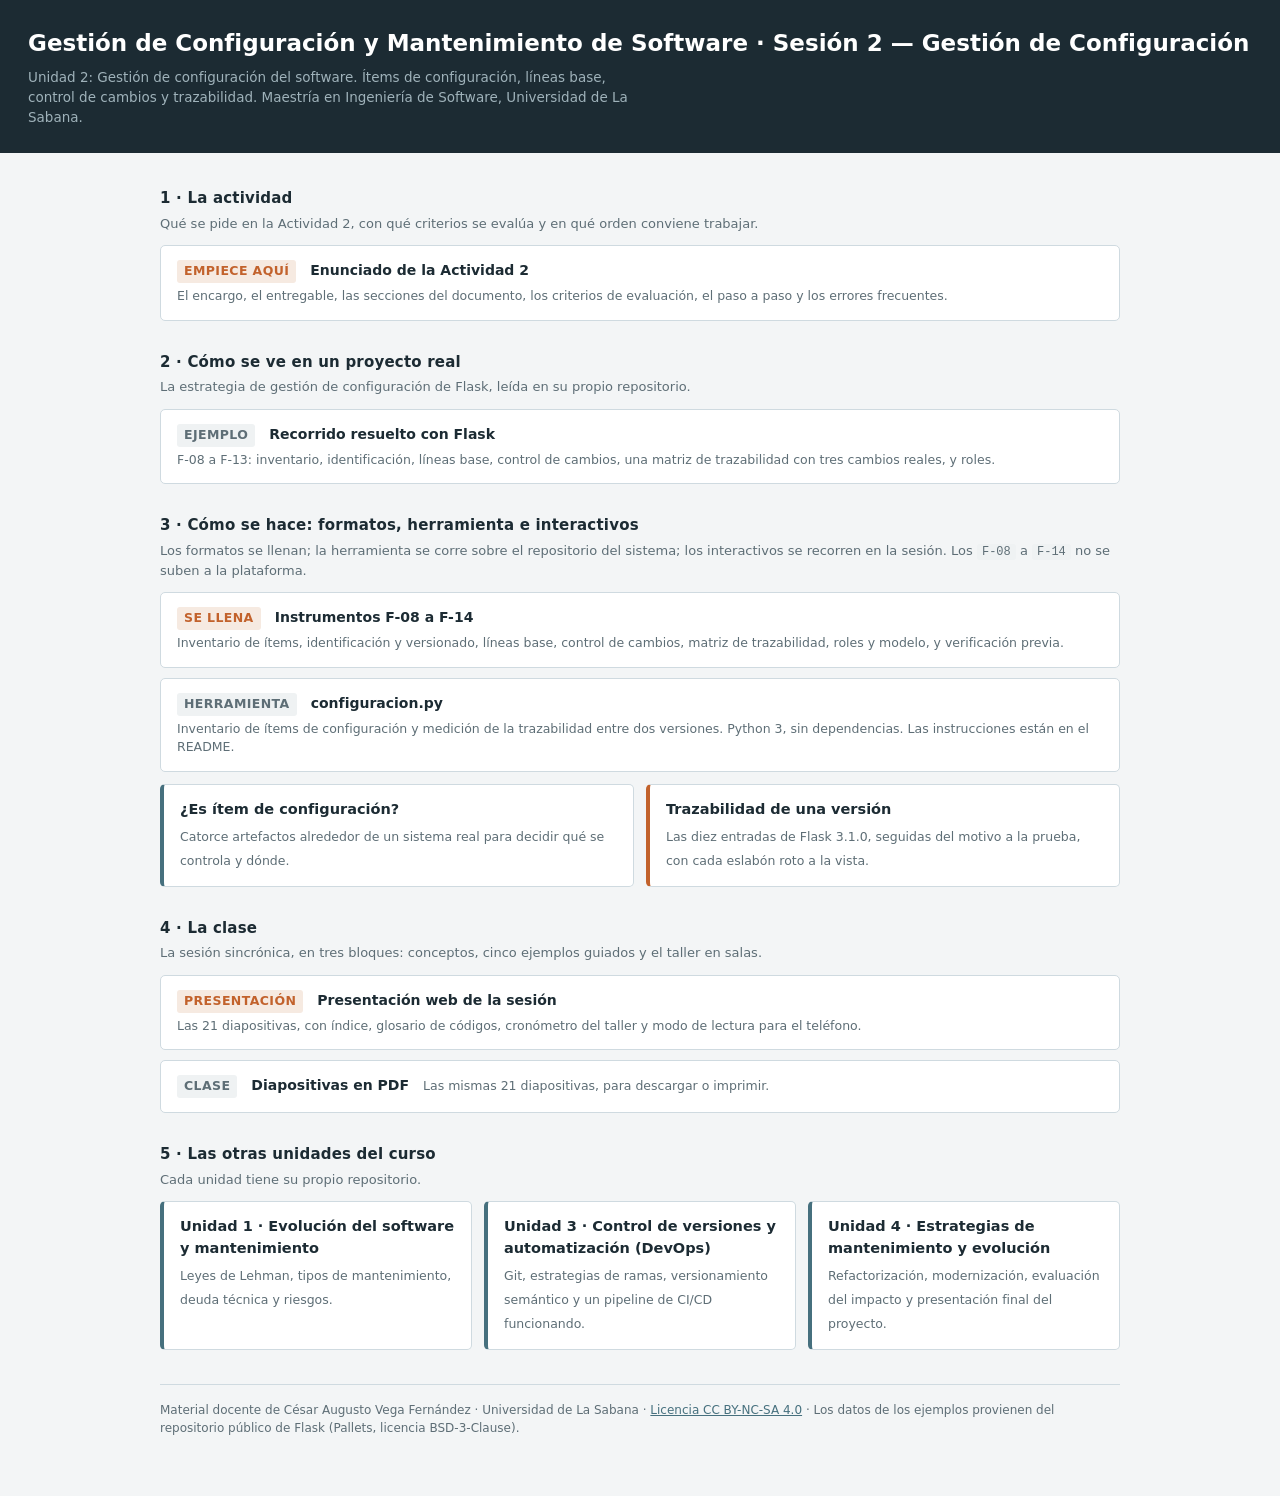
<file: index.html>
<!DOCTYPE html>
<html lang="es">
<head>
<meta charset="UTF-8"/>
<meta name="viewport" content="width=device-width, initial-scale=1.0"/>
<title>GCMS S2 — Gestión de Configuración</title>
<style>
:root{--osc:#1C2B33;--txt:#31424B;--gris:#5E6E76;--claro:#EFF2F3;--linea:#CFDAE0;--crema:#F6EAE1;--coral:#C2622C;--teal:#46707E;--cafe:#9E5C3B;}
*{box-sizing:border-box;margin:0;padding:0;}
body{font-family:'Segoe UI',system-ui,Arial,sans-serif;background:#F3F5F6;color:var(--txt);line-height:1.5;}
.header{background:var(--osc);color:#fff;padding:26px 28px;}
.header h1{font-size:23px;font-weight:700;}
.header p{font-size:13.5px;color:#9FB2BA;margin-top:6px;max-width:72ch;}
.wrap{max-width:1000px;margin:0 auto;padding:26px 20px 60px;}
h2{font-size:15px;color:var(--osc);margin:30px 0 4px;letter-spacing:.2px;}
h2:first-of-type{margin-top:8px;}
.hint{font-size:13px;color:var(--gris);margin-bottom:12px;}
.grid{display:grid;grid-template-columns:repeat(auto-fit,minmax(290px,1fr));gap:12px;}
a.card{display:block;background:#fff;border:1px solid var(--linea);border-left:4px solid var(--teal);
       border-radius:5px;padding:14px 16px;text-decoration:none;color:inherit;transition:.12s;}
a.card:hover{border-left-color:var(--coral);box-shadow:0 2px 8px rgba(28,43,51,.09);}
a.card b{display:block;font-size:14.5px;color:var(--osc);margin-bottom:3px;}
a.card span{font-size:12.5px;color:var(--gris);}
a.card.taller{border-left-color:var(--coral);}
.card.inactiva{display:block;background:#fff;border:1px dashed var(--linea);border-radius:5px;padding:14px 16px;}
.card.inactiva b{display:block;font-size:14.5px;color:var(--gris);margin-bottom:3px;}
.card.inactiva span{font-size:12.5px;color:var(--gris);}
.doc{background:#fff;border:1px solid var(--linea);border-radius:5px;padding:14px 16px;
     display:flex;flex-wrap:wrap;gap:4px 14px;align-items:baseline;text-decoration:none;color:inherit;}
.doc:hover{background:var(--claro);}
.doc b{font-size:14px;color:var(--osc);}
.doc span{font-size:12.5px;color:var(--gris);}
.tag{font-size:10.5px;font-weight:700;letter-spacing:.4px;background:var(--claro);color:var(--teal);
     padding:2px 7px;border-radius:3px;text-transform:uppercase;}
.tag.c{background:var(--crema);color:var(--coral);}
code{font-size:12px;background:var(--claro);padding:1px 5px;border-radius:3px;}
.stack{display:flex;flex-direction:column;gap:10px;}
footer{margin-top:34px;padding-top:16px;border-top:1px solid var(--linea);font-size:12px;color:var(--gris);}
footer a{color:var(--teal);}
</style>
</head>
<body>

<div class="header">
  <h1>Gestión de Configuración y Mantenimiento de Software · Sesión 2 — Gestión de Configuración</h1>
  <p>Unidad 2: Gestión de configuración del software. Ítems de configuración, líneas base, control de cambios y
     trazabilidad. Maestría en Ingeniería de Software, Universidad de La Sabana.</p>
</div>

<div class="wrap">

  <h2>1 · La actividad</h2>
  <p class="hint">Qué se pide en la Actividad 2, con qué criterios se evalúa y en qué orden conviene trabajar.</p>
  <div class="stack">
    <a class="doc" href="documentos/1_actividad/GCMS_S2_Enunciado_Actividad_2.pdf">
      <span class="tag c">Empiece aquí</span><b>Enunciado de la Actividad 2</b>
      <span>El encargo, el entregable, las secciones del documento, los criterios de evaluación, el paso a paso y los errores frecuentes.</span></a>
  </div>

  <h2>2 · Cómo se ve en un proyecto real</h2>
  <p class="hint">La estrategia de gestión de configuración de Flask, leída en su propio repositorio.</p>
  <div class="stack">
    <a class="doc" href="documentos/2_ejemplo/GCMS_S2_Recorrido_Flask.pdf">
      <span class="tag">Ejemplo</span><b>Recorrido resuelto con Flask</b>
      <span>F-08 a F-13: inventario, identificación, líneas base, control de cambios, una matriz de trazabilidad con tres cambios reales, y roles.</span></a>
  </div>

  <h2>3 · Cómo se hace: formatos, herramienta e interactivos</h2>
  <p class="hint">Los formatos se llenan; la herramienta se corre sobre el repositorio del sistema; los interactivos se recorren
     en la sesión. Los <code>F-08</code> a <code>F-14</code> no se suben a la plataforma.</p>
  <div class="stack">
    <a class="doc" href="documentos/3_como_se_hace/GCMS_S2_Instrumentos.pdf">
      <span class="tag c">Se llena</span><b>Instrumentos F-08 a F-14</b>
      <span>Inventario de ítems, identificación y versionado, líneas base, control de cambios, matriz de trazabilidad,
            roles y modelo, y verificación previa.</span></a>
    <a class="doc" href="https://github.com/CesarAVegaF312/GCMS-S2_Gestion_de_Configuracion/blob/main/herramientas/configuracion.py">
      <span class="tag">Herramienta</span><b>configuracion.py</b>
      <span>Inventario de ítems de configuración y medición de la trazabilidad entre dos versiones. Python 3, sin
            dependencias. Las instrucciones están en el README.</span></a>
  </div>
  <div class="grid" style="margin-top:12px">
    <a class="card" href="interactivos/items_configuracion_interactivo.html">
      <b>¿Es ítem de configuración?</b>
      <span>Catorce artefactos alrededor de un sistema real para decidir qué se controla y dónde.</span></a>
    <a class="card taller" href="interactivos/trazabilidad_interactivo.html">
      <b>Trazabilidad de una versión</b>
      <span>Las diez entradas de Flask 3.1.0, seguidas del motivo a la prueba, con cada eslabón roto a la vista.</span></a>
  </div>

  <h2>4 · La clase</h2>
  <p class="hint">La sesión sincrónica, en tres bloques: conceptos, cinco ejemplos guiados y el taller en salas.</p>
  <div class="stack">
    <a class="doc" href="presentacion.html">
      <span class="tag c">Presentación</span><b>Presentación web de la sesión</b>
      <span>Las 21 diapositivas, con índice, glosario de códigos, cronómetro del taller y modo de lectura para el teléfono.</span></a>
    <a class="doc" href="documentos/4_clase/GCMS_S2_Deck.pdf">
      <span class="tag">Clase</span><b>Diapositivas en PDF</b>
      <span>Las mismas 21 diapositivas, para descargar o imprimir.</span></a>
  </div>

  <h2>5 · Las otras unidades del curso</h2>
  <p class="hint">Cada unidad tiene su propio repositorio.</p>
  <div class="grid">
    <a class="card" href="https://cesaravegaf312.github.io/GCMS-S1_Evolucion_y_Mantenimiento/">
      <b>Unidad 1 · Evolución del software y mantenimiento</b>
      <span>Leyes de Lehman, tipos de mantenimiento, deuda técnica y riesgos.</span></a>
    <a class="card" href="https://cesaravegaf312.github.io/GCMS-S3_Control_de_Versiones_y_DevOps/">
      <b>Unidad 3 · Control de versiones y automatización (DevOps)</b>
      <span>Git, estrategias de ramas, versionamiento semántico y un pipeline de CI/CD funcionando.</span></a>
    <a class="card" href="https://cesaravegaf312.github.io/GCMS-S4_Estrategias_de_Mantenimiento/">
      <b>Unidad 4 · Estrategias de mantenimiento y evolución</b>
      <span>Refactorización, modernización, evaluación del impacto y presentación final del proyecto.</span></a>
  </div>

  <footer>
    Material docente de César Augusto Vega Fernández · Universidad de La Sabana ·
    <a href="https://creativecommons.org/licenses/by-nc-sa/4.0/deed.es">Licencia CC BY-NC-SA 4.0</a> ·
    Los datos de los ejemplos provienen del repositorio público de Flask (Pallets, licencia BSD-3-Clause).
  </footer>

</div>
</body>
</html>
</file>
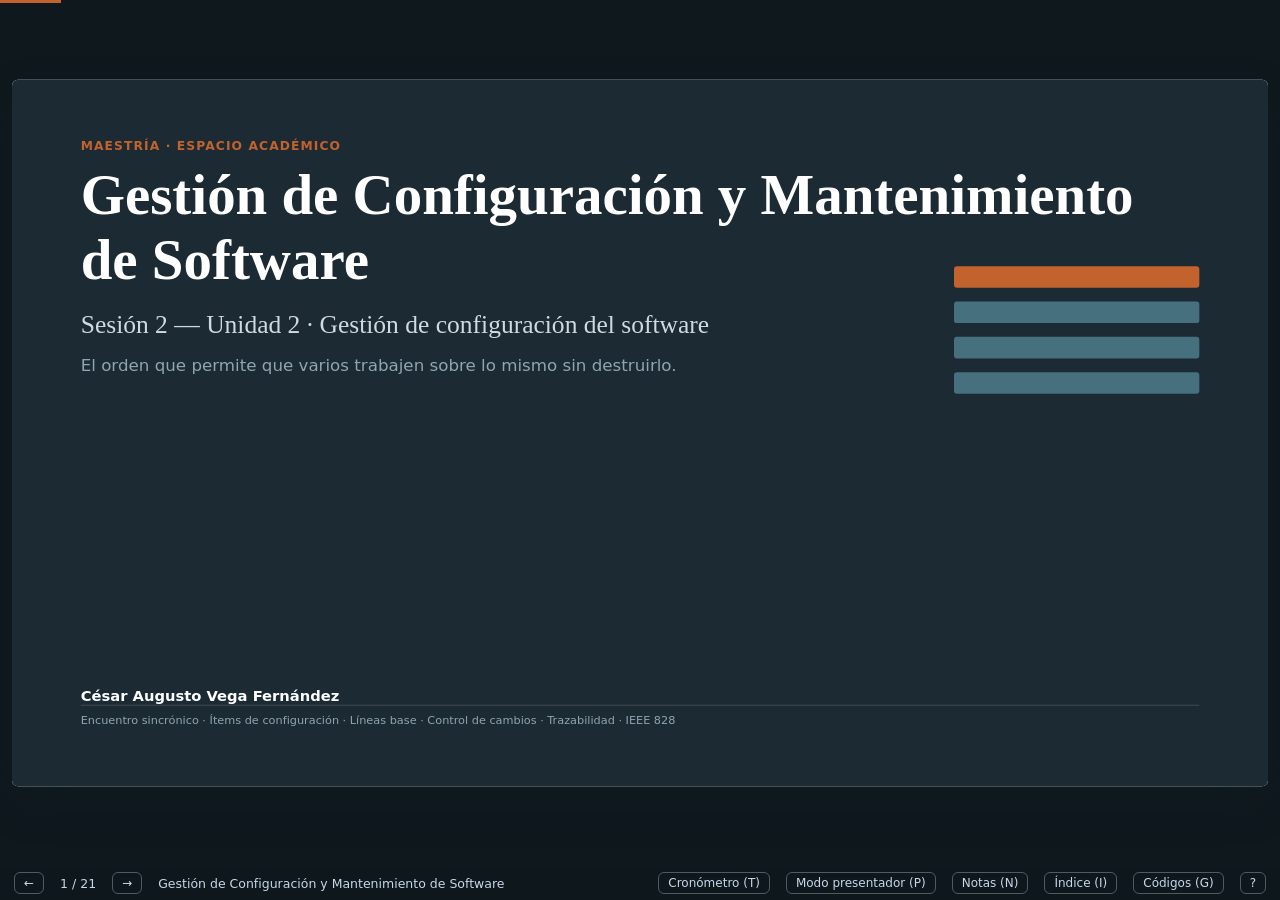
<file: presentacion.html>
<!DOCTYPE html>
<html lang="es">
<head>
<meta charset="UTF-8"/>
<meta name="viewport" content="width=device-width, initial-scale=1, viewport-fit=cover, interactive-widget=resizes-content"/>
<meta name="theme-color" content="#0E181D"/>
<meta name="color-scheme" content="light"/>
<title>GCMS S2 · Gestión de Configuración — Presentación</title>
<style>
:root{
  --osc:#1C2B33; --txt:#31424B; --gris:#6B7A82; --claro:#EFF2F3; --linea:#CFDAE0; --crema:#F6EAE1;
  --coral:#C2622C; --teal:#46707E; --teal2:#34535D; --cafe:#9E5C3B;
  --verde:#3F7A5B; --ambar:#C9932E; --rojo:#B03A2E; --osc2:#263842;
  --serif:'Cambria','Georgia','Times New Roman',serif;
  --sans:'Segoe UI',system-ui,-apple-system,Arial,sans-serif;
  --sombra:0 18px 48px rgba(28,43,51,.14);
}
*{box-sizing:border-box;margin:0;padding:0}
html,body{height:100%}
body{background:#0E181D;font-family:var(--sans);color:var(--txt);overflow:hidden}
body.notas-abiertas{overflow:auto}

/* ── escenario: una diapositiva de 1280×720 escalada al viewport ── */
#escenario{position:fixed;inset:0;overflow:hidden}
#lienzo{width:1280px;height:720px;position:absolute;left:50%;top:calc(50% - 17px);
  transform-origin:center;background:#fff;box-shadow:var(--sombra);border-radius:6px;overflow:hidden}
body.sin-barra #lienzo{top:50%}
.slide{position:absolute;inset:0;padding:34px 46px 30px;display:none;flex-direction:column;background:#fff}
.slide.viva{display:flex}
.slide.entra{animation:entrar .42s cubic-bezier(.22,.61,.36,1)}
.slide.entra-atras{animation:entrar-atras .42s cubic-bezier(.22,.61,.36,1)}
@keyframes entrar{from{opacity:0;transform:translateX(26px) scale(.995)}to{opacity:1;transform:none}}
@keyframes entrar-atras{from{opacity:0;transform:translateX(-26px) scale(.995)}to{opacity:1;transform:none}}

/* ── encabezado ── */
.kicker{font-size:12.5px;font-weight:800;letter-spacing:.09em;text-transform:uppercase;color:var(--coral)}
.slide h1{font-family:var(--serif);font-size:38px;line-height:1.14;color:var(--osc);margin:6px 0 0;font-weight:700}
.regla{height:4px;width:74px;border-radius:2px;margin:14px 0 0;background:var(--coral)}
/* el color de la regla y del rótulo es el del bloque: 1 conceptos, 2 ejemplos, 3 taller */
.slide[data-bloque="2"] .regla{background:var(--teal)}
.slide[data-bloque="3"] .regla{background:var(--cafe)}
.slide[data-bloque="2"] .kicker{color:var(--teal)}
.slide[data-bloque="3"] .kicker{color:var(--cafe)}
.cuerpo{flex:1;display:flex;flex-direction:column;gap:13px;justify-content:center;padding:14px 0 6px;min-height:0}
.pie{font-size:11.5px;color:var(--gris);border-top:1px solid var(--linea);padding-top:8px;word-break:break-word}

/* ── animación de entrada de cada elemento ── */
[data-anim]{opacity:0;transform:translateY(14px)}
.slide.viva [data-anim]{animation:surgir .5s cubic-bezier(.22,.61,.36,1) forwards;animation-delay:calc(var(--i,0) * 90ms + 120ms)}
@keyframes surgir{to{opacity:1;transform:none}}

/* ── el aparte: la caja de la derecha que acompaña a un bloque ── */
.con-aparte{display:grid;grid-template-columns:1fr minmax(180px,var(--wap,300px));gap:16px;align-items:start}
.aparte{background:var(--claro);border-radius:10px;padding:14px 16px}
.aparte.crema{background:var(--crema)}
.aparte.oscuro{background:var(--osc2);color:#CFDAE0}
.aparte h3{font-family:var(--serif);font-size:16px;color:var(--osc);margin-bottom:8px}
.aparte.oscuro h3{color:#fff}
.aparte ul{list-style:none;font-size:14px;line-height:1.45;display:flex;flex-direction:column;gap:7px}
.aparte.oscuro ul{color:#8FA5AF}
.apartes{display:flex;flex-direction:column;gap:12px}

/* ── agenda (mapa de la sesión) ── */
.agenda{display:flex;flex-direction:column;gap:7px}
.agenda .fila{display:grid;grid-template-columns:34px 1fr auto;gap:12px;align-items:center}
.agenda .n{width:34px;height:34px;border-radius:5px;display:grid;place-items:center;color:#fff;
  font-family:var(--serif);font-weight:700;font-size:16px}
.agenda .t{font-size:15.5px;color:var(--txt)}
.agenda .m{font-size:13px;color:var(--gris);font-weight:700;white-space:nowrap}
.c-coral{background:var(--coral)} .c-teal{background:var(--teal)} .c-teal2{background:var(--teal2)}
.c-cafe{background:var(--cafe)} .c-verde{background:var(--verde)} .c-ambar{background:var(--ambar)}
.c-rojo{background:var(--rojo)} .c-gris{background:var(--gris)}

/* ── tarjetas ── */
.tarjetas{display:grid;gap:16px;grid-auto-flow:column;grid-auto-columns:1fr}
.tarjeta{border-radius:12px;overflow:hidden;background:var(--claro);display:flex;flex-direction:column;
  box-shadow:0 2px 10px rgba(28,43,51,.06);transition:transform .25s,box-shadow .25s}
.tarjeta:hover{transform:translateY(-3px);box-shadow:0 10px 24px rgba(28,43,51,.13)}
.tarjeta.crema{background:var(--crema)}
.tarjeta > h2{font-family:var(--serif);font-size:19px;color:#fff;padding:11px 16px;font-weight:700;line-height:1.2}
.tarjeta.filete > i{display:block;height:6px}
.tarjeta.filete > h2,.tarjeta.plana > h2{color:var(--osc);background:transparent;padding:14px 16px 0}
.tarjeta .contenido{padding:13px 16px;font-size:15px;line-height:1.45;display:flex;flex-direction:column;gap:7px}
.tarjeta .rotulo{font-size:11.5px;font-weight:800;letter-spacing:.07em;text-transform:uppercase;color:var(--gris)}
.tenue{color:var(--gris);font-size:14px}
.t-coral{color:var(--coral)} .t-teal{color:var(--teal)} .t-teal2{color:var(--teal2)} .t-cafe{color:var(--cafe)}

/* ── pasos ── */
.pasos{display:flex;flex-direction:column;gap:8px}
.paso{display:grid;grid-template-columns:44px 1fr auto;align-items:center;border-radius:10px;overflow:hidden;
  background:var(--claro);transition:transform .2s}
.paso:hover{transform:translateX(3px)}
.paso .n{background:var(--coral);color:#fff;font-family:var(--serif);font-size:20px;font-weight:700;
  align-self:stretch;display:grid;place-items:center}
.paso.cafe .n{background:var(--cafe)}
.paso .txt{padding:8px 14px}
.paso .txt b{display:block;color:var(--osc);font-size:15.5px}
.paso .txt span{font-size:14.5px;line-height:1.4}
.paso .m{padding-right:14px;font-size:13px;color:var(--gris);font-weight:700;white-space:nowrap}
.pasos.enumeradas .paso{grid-template-columns:44px 1fr;background:transparent;border-radius:0}
.pasos.enumeradas .paso .n{border-radius:6px;font-size:18px;align-self:center;height:36px}
.pasos.enumeradas .paso .txt{padding:2px 0 2px 12px}

/* ── filas (los marcos, el ciclo ADM) ── */
.filas{display:flex;flex-direction:column;gap:9px}
.fila-m{display:grid;grid-template-columns:var(--we,190px) 1fr;gap:14px;background:var(--claro);
  border-left:7px solid var(--teal);border-radius:0 10px 10px 0;padding:11px 16px;align-items:center}
.fila-m .et{font-family:var(--serif);font-size:18px;font-weight:700;line-height:1.2}
.fila-m .sub{font-size:12px;color:var(--gris);margin-top:2px}
.fila-m .tx{font-size:15px;line-height:1.4}
.fila-p{display:grid;grid-template-columns:var(--we,190px) 1fr;gap:14px;background:var(--claro);
  border-radius:8px;padding:9px 16px;align-items:center}
.fila-p.viva{color:#fff}
.fila-p.apagada{color:var(--gris)}
.fila-p .et{font-weight:700;font-size:15px}
.fila-p .tx{font-size:14.5px}

/* ── tabla ── */
table{width:100%;border-collapse:collapse;font-size:14.5px;background:#fff;border-radius:10px;overflow:hidden;
  box-shadow:0 2px 10px rgba(28,43,51,.06)}
thead th{background:var(--osc);color:#fff;text-align:left;padding:9px 14px;font-size:13px;font-weight:700}
tbody td{padding:9px 14px;border-bottom:1px solid var(--linea);vertical-align:top;line-height:1.38}
tbody tr:nth-child(odd){background:var(--claro)}
tbody tr:last-child td{border-bottom:none}
tbody td:first-child{font-weight:700;color:var(--osc)}
table.comparativa td:nth-child(2){color:#8A3A2A}
table.comparativa td:nth-child(3){color:#1F5A3A}

/* ── columnas (la ruta de la sesión) ── */
.columnas{display:grid;grid-auto-flow:column;grid-auto-columns:1fr;gap:22px}
.columna .barra{height:5px;border-radius:3px;margin-bottom:12px}
.columna .k{font-size:12px;font-weight:800;letter-spacing:.07em;text-transform:uppercase}
.columna h2{font-family:var(--serif);font-size:27px;color:var(--osc);margin:4px 0 8px}
.columna p{font-size:15.5px;line-height:1.4}

/* ── pares (dos columnas enfrentadas) ── */
.pares{display:grid;grid-template-columns:1fr 1fr;gap:13px}
.pares .cab{border-radius:8px;padding:9px 16px;font-family:var(--serif);font-size:18px;font-weight:700;color:#fff}
.pares .celda{border-radius:8px;padding:12px 16px;font-size:15px;line-height:1.42;background:var(--claro)}
.pares .celda.crema{background:var(--crema)}
.pares .celda .rot{font-weight:700;font-size:13.5px;margin-bottom:6px;display:block}
.pares .celda p+p{margin-top:7px}

/* ── rejilla ── */
.rejilla-b{display:grid;gap:12px}
.rejilla-b .celda{background:var(--claro);border-radius:8px;padding:10px 14px}
.rejilla-b .celda.filete{border-left:6px solid var(--cafe);border-radius:0 8px 8px 0}
.rejilla-b .celda b{display:block;font-size:13.5px;letter-spacing:.03em}
.rejilla-b .celda span{font-size:13.5px;color:var(--txt)}

/* ── banda, aviso, párrafo ── */
.banda{background:var(--osc);color:#fff;border-radius:10px;padding:13px 20px;font-family:var(--serif);
  font-size:18px;line-height:1.35}
.aviso{background:var(--crema);border-radius:10px;padding:12px 18px;font-size:14.5px;line-height:1.4}
.aviso.claro{background:var(--claro)}
.aviso .rot{display:block;font-family:var(--serif);font-size:16px;font-weight:700;color:var(--osc);margin-bottom:5px}
.parrafo{background:var(--claro);border-radius:10px;padding:14px 18px;font-size:15px;line-height:1.45}
.parrafo p+p{margin-top:7px}

/* ── cita y cajas ── */
.cita-cajas{display:grid;grid-template-columns:7fr 5fr;gap:18px;align-items:stretch}
.cita{background:var(--crema);border-radius:12px;padding:20px 24px;font-family:var(--serif);font-size:17.5px;
  line-height:1.38}
.cita .autor{font-family:var(--sans);font-size:12.5px;color:var(--gris);font-weight:700;margin-top:14px}
.cajas{display:flex;flex-direction:column;gap:12px}
.caja{background:var(--claro);border-left:6px solid var(--teal2);border-radius:0 10px 10px 0;padding:14px 18px}
.caja h2{font-family:var(--serif);font-size:18px;margin-bottom:7px}
.caja ul{list-style:none;font-size:14.5px;line-height:1.45;display:flex;flex-direction:column;gap:5px}
.caja li::before{content:"· ";color:var(--gris)}
.b-coral{border-left-color:var(--coral)} .b-teal{border-left-color:var(--teal)}
.b-teal2{border-left-color:var(--teal2)} .b-cafe{border-left-color:var(--cafe)}
.caja.b-teal2 h2{color:var(--teal2)} .caja.b-coral h2{color:var(--coral)}

/* ── cuadrante del modelo operativo ── */
.cuadrante{display:grid;grid-template-columns:5fr 6fr;gap:20px;align-items:start}
.cuadrante .plano .ejes{background:var(--osc);color:#fff;border-radius:6px 6px 0 0;padding:7px;text-align:center;
  font-size:11.5px;font-weight:800;letter-spacing:.06em;text-transform:uppercase}
.cuadrante .rejilla4{display:grid;grid-template-columns:1fr 1fr;gap:1px;background:var(--linea);
  border:1px solid var(--linea);border-top:0}
.cuadrante .q{background:#FBFCFC;padding:12px 14px;min-height:78px}
.cuadrante .q b{display:block;font-family:var(--serif);font-size:19px;color:var(--osc)}
.cuadrante .q span{font-size:12.5px;color:var(--gris)}

/* ── mapa de capacidades con soporte ── */
.heat{display:flex;flex-direction:column;gap:8px}
.heat .cap{display:grid;grid-template-columns:1fr auto;align-items:center;gap:12px;background:var(--claro);
  border-left:7px solid var(--gris);border-radius:0 8px 8px 0;padding:9px 14px}
.heat .cap .nom{font-size:15px;color:var(--osc)}
.heat .cap.critica .nom{font-weight:700}
.heat .chip{color:#fff;border-radius:5px;padding:3px 16px;font-size:12.5px;font-weight:700}
.bl-verde{border-left-color:var(--verde)} .bl-ambar{border-left-color:var(--ambar)} .bl-rojo{border-left-color:var(--rojo)}

/* ── escala de madurez ── */
.escala .niveles{display:grid;grid-template-columns:repeat(5,1fr);gap:9px;margin-bottom:14px}
.escala .nivel{border-radius:8px;padding:9px;text-align:center;color:#fff}
.escala .nivel .n{font-size:11px;font-weight:800;letter-spacing:.08em}
.escala .nivel .nm{font-family:var(--serif);font-size:15px;font-weight:700;margin-top:2px}
.escala .dims{display:grid;grid-template-columns:repeat(3,1fr);gap:10px}
.escala .dim{background:var(--claro);border-radius:8px;padding:11px 14px;font-size:15px;font-weight:700;color:var(--osc)}

/* ── cadena evidencia → principio ── */
.cadena{display:grid;grid-template-columns:repeat(5,1fr);gap:20px;position:relative}
.cadena .esl{border-radius:10px;padding:13px 14px;color:#fff;position:relative}
.cadena .esl b{display:block;font-family:var(--serif);font-size:17px;margin-bottom:4px}
.cadena .esl span{font-size:12.5px;line-height:1.3;display:block}
.cadena .esl:not(:last-child)::after{content:"›";position:absolute;right:-15px;top:50%;transform:translateY(-50%);
  color:var(--gris);font-size:22px;font-weight:700}

/* ── compromisos con fecha ── */
.crono-l{display:flex;flex-direction:column;gap:9px}
.crono-l .fila{display:grid;grid-template-columns:170px 1fr;gap:8px}
.crono-l .plazo{border-radius:8px 0 0 8px;display:grid;place-items:center;color:#fff;font-weight:700;font-size:14.5px;padding:10px}
.crono-l .qué{background:var(--claro);border-radius:0 8px 8px 0;padding:11px 16px;font-size:15px;display:flex;align-items:center}

/* ── lista de errores ── */
.lista{display:flex;flex-direction:column;gap:9px}
.lista li{list-style:none;display:grid;grid-template-columns:16px 1fr;gap:14px;align-items:start;font-size:15px}
.lista li::before{content:"";width:12px;height:12px;background:var(--coral);margin-top:5px;display:block}

/* ── portada, divisores y cierre ── */
.slide.oscura{background:var(--osc);color:#fff}
.slide.oscura h1{color:#fff}
.slide.oscura .pie{border-top-color:rgba(255,255,255,.14);color:#8FA5AF}
.slide.portada{justify-content:center;padding:60px 70px}
.slide.portada h1{font-size:58px;margin:10px 0 18px}
.slide.portada .sub{font-family:var(--serif);font-size:26px;color:#CFDAE0}
.slide.portada .lema{font-size:17px;color:#8FA5AF;margin-top:16px;max-width:60ch}
.slide.portada .docente{margin-top:auto;font-size:15px;font-weight:700}
.barras{position:absolute;right:70px;top:190px;display:flex;flex-direction:column;gap:14px}
.barras i{display:block;width:250px;height:22px;border-radius:3px;background:var(--teal);
  animation:crecer .7s cubic-bezier(.22,.61,.36,1) backwards}
.barras i.on{background:var(--coral)}
.barras i:nth-child(1){animation-delay:.15s} .barras i:nth-child(2){animation-delay:.28s}
.barras i:nth-child(3){animation-delay:.41s} .barras i:nth-child(4){animation-delay:.54s}
@keyframes crecer{from{transform:scaleX(0);opacity:0;transform-origin:left}to{transform:none;opacity:1}}
.refs{font-size:14.5px;line-height:1.5;columns:2;column-gap:34px}
.refs p{break-inside:avoid;margin-bottom:9px;padding-left:18px;text-indent:-18px}

/* ── barra de estado ── */
#estado{position:fixed;left:0;right:0;bottom:0;height:34px;display:flex;align-items:center;gap:16px;
  padding:0 14px;background:rgba(14,24,29,.92);color:#C9D6EA;font-size:12.5px;backdrop-filter:blur(4px);
  transition:transform .25s;z-index:5}
#estado.oculta{transform:translateY(100%)}
#estado button{background:transparent;border:1px solid rgba(201,214,234,.35);color:inherit;border-radius:6px;
  padding:3px 9px;font-size:12px;cursor:pointer;font-family:inherit}
#estado button:hover{background:rgba(201,214,234,.16)}
#progreso{position:fixed;top:0;left:0;height:3px;background:var(--coral);z-index:6;transition:width .3s}
.crece{margin-left:auto}

/* ── índice ── */
#indice{position:fixed;inset:0;background:rgba(14,24,29,.97);z-index:10;display:none;overflow:auto;padding:34px}
#indice.abierto{display:block}
#indice h2{color:#fff;font-family:var(--serif);font-size:24px;margin-bottom:18px}
.rejilla{display:grid;grid-template-columns:repeat(auto-fill,minmax(228px,1fr));gap:12px}
.mini{background:#fff;border-radius:8px;padding:12px 14px;cursor:pointer;border:2px solid transparent;text-align:left}
.mini:hover,.mini:focus-visible{border-color:var(--coral)}
.mini .num{font-size:11px;font-weight:800;color:var(--gris)}
.mini .t{font-family:var(--serif);font-size:15px;color:var(--osc);line-height:1.25;margin-top:3px}
.mini[data-bloque="1"]{border-left:6px solid var(--coral)}
.mini[data-bloque="2"]{border-left:6px solid var(--teal)}
.mini[data-bloque="3"]{border-left:6px solid var(--cafe)}

/* ── notas del docente ── */
#notas{position:fixed;right:0;top:0;bottom:34px;width:390px;background:#13212A;color:#DCE6EA;padding:22px;
  overflow:auto;transform:translateX(100%);transition:transform .3s;z-index:7;font-size:14.5px;line-height:1.5}
#notas.abiertas{transform:none}
#notas h3{font-family:var(--serif);font-size:17px;color:#fff;margin-bottom:10px}
#notas p{margin-bottom:10px;white-space:pre-wrap}
#notas .sig{margin-top:16px;padding-top:12px;border-top:1px solid rgba(220,230,234,.18);color:#93AAC9;font-size:13px}
#notas .codigos{margin-top:16px;padding-top:12px;border-top:1px solid rgba(220,230,234,.18)}
#notas .codigos h4{font-size:12px;letter-spacing:.07em;text-transform:uppercase;color:#93AAC9;margin-bottom:8px}
#notas .codigos div{margin-bottom:7px;font-size:13.5px;line-height:1.4}
#notas .codigos b{color:#F0B48A;font-family:var(--serif)}

/* ── glosario completo ── */
#glosario{position:fixed;inset:0;background:rgba(14,24,29,.97);z-index:10;display:none;overflow:auto;padding:34px}
#glosario.abierto{display:block}
#glosario h2{color:#fff;font-family:var(--serif);font-size:24px;margin-bottom:6px}
#glosario .aclara{color:#93AAC9;font-size:14px;max-width:80ch;margin-bottom:18px}
.gfamilias{display:grid;grid-template-columns:repeat(auto-fill,minmax(310px,1fr));gap:14px}
.gfam{background:#fff;border-radius:10px;padding:14px 16px}
.gfam h3{font-family:var(--serif);font-size:17px;color:var(--osc);margin-bottom:4px}
.gfam .de{font-size:12.5px;color:var(--gris);margin-bottom:10px}
.gfam dl{font-size:14px;line-height:1.4}
.gfam dt{font-weight:700;color:var(--coral);font-family:var(--serif);margin-top:8px}
.gfam dd{color:var(--txt)}

/* ── cronómetro de las salas ── */
#crono{position:fixed;left:50%;top:50%;transform:translate(-50%,-50%) scale(.9);z-index:9;display:none;
  background:rgba(14,24,29,.96);color:#fff;border-radius:18px;padding:30px 44px;text-align:center;
  box-shadow:0 24px 60px rgba(0,0,0,.4);animation:aparecer .25s forwards}
#crono.visible{display:block}
@keyframes aparecer{to{transform:translate(-50%,-50%) scale(1)}}
#crono .tiempo{font-family:var(--serif);font-size:96px;font-variant-numeric:tabular-nums;line-height:1}
#crono .tiempo.poco{color:#F0A28A}
#crono .rot{font-size:13px;letter-spacing:.08em;text-transform:uppercase;color:#8FA5AF;margin-bottom:8px}
#crono .acc{margin-top:16px;display:flex;gap:10px;justify-content:center}
#crono button{background:transparent;border:1px solid rgba(255,255,255,.4);color:#fff;border-radius:8px;
  padding:6px 14px;cursor:pointer;font-family:inherit}

#ayuda{position:fixed;inset:0;background:rgba(14,24,29,.96);z-index:11;display:none;place-items:center;color:#fff}
#ayuda.abierta{display:grid}
#ayuda table{background:transparent;box-shadow:none;color:#fff;max-width:560px;font-size:15px;border-collapse:collapse}
#ayuda td{border-bottom:1px solid rgba(255,255,255,.12);color:#DCE6EA;padding:7px 10px}
#ayuda td:first-child{color:#fff;font-family:var(--serif);width:150px}
#ayuda h2{font-family:var(--serif);font-size:26px;margin-bottom:16px;text-align:center}

/* ── guion con acotaciones (panel N y modo presentador) ── */
.seg-nota{margin-bottom:6px}
.acot{font-style:italic;color:#8FA5AF}

/* ── modo presentador: esta ventana lleva el guion, la vista previa y los controles;
      la otra, la que se comparte, solo las diapositivas ── */
#pview,#pinfo{display:none}
body.presenter #estado,body.presenter #notas,body.presenter #progreso,body.presenter #crono{display:none !important}
body.presenter{background:#0B1318}
body.presenter #lienzo{border:1px solid #2E4550;border-radius:8px}
body.presenter #pview{display:flex;flex-direction:column;position:fixed;top:16px;right:16px;bottom:16px;width:calc(44vw - 48px);
  background:#13212A;border:1px solid #2E4550;border-radius:10px;color:#DCE6EA;z-index:8}
#pview header{padding:14px 20px;border-bottom:1px solid #2E4550;font-size:13px;font-weight:800;letter-spacing:.1em;color:#F0B48A;
  display:flex;justify-content:space-between;gap:10px}
#pview header span{color:#93AAC9;font-weight:600;letter-spacing:0}
#pnotas{flex:1;overflow:auto;padding:18px 22px;font:21px/1.5 var(--sans)}
#pnotas p{margin:0 0 14px}
#pcods{border-top:1px solid #2E4550;padding:12px 22px;font-size:14px;color:#C5D0E0;max-height:26%;overflow:auto}
#pcods b{color:#F0B48A;font-family:var(--serif)}
#pcods div{margin-bottom:6px}
body.presenter #pinfo{display:grid;position:fixed;left:16px;top:calc(58vh + 16px);width:56vw;gap:12px;color:#C5D0E0;font-size:16px;z-index:8}
#pinfo .fila{display:flex;gap:12px;align-items:center;flex-wrap:wrap}
#pinfo button{font:700 17px var(--sans);background:#1E2F38;color:#fff;border:1px solid #2E4550;border-radius:8px;padding:11px 20px;cursor:pointer}
#pinfo button.grande{background:var(--coral);border-color:var(--coral)}
#pinfo button.chico{font-size:13px;padding:6px 12px}
#pinfo .reloj{font:700 34px var(--serif);color:#fff;font-variant-numeric:tabular-nums}
#pinfo .pos{font:700 19px var(--sans);color:#fff}
#pinfo .ritmo{font-size:14px;font-weight:700;padding:3px 10px;border-radius:12px;background:#1E2F38}
#pinfo .ritmo.bien{color:#9FD5A8} #pinfo .ritmo.tarde{color:#F0A28A} #pinfo .ritmo.pronto{color:#F0D28A}
#pinfo .sigue,#pinfo .sinc{color:#8FA5AF;font-size:14px}
#phelp{position:fixed;right:16px;bottom:48px;width:min(480px,calc(100vw - 32px));background:#fff;color:var(--txt);border-radius:10px;
  padding:16px 18px;z-index:12;box-shadow:0 8px 28px rgba(0,0,0,.35);font-size:15px;line-height:1.45}
#phelp ol{margin:8px 0 0;padding-left:20px;display:grid;gap:6px}
#phelp button{margin-top:12px;font:600 13px var(--sans);background:var(--osc);color:#fff;border:0;border-radius:6px;padding:6px 12px;cursor:pointer}
@media (max-width: 760px){ body.presenter #pview,body.presenter #pinfo{position:static;width:auto} }

/* ══════════════ plataforma: que en el teléfono no se note que es una web ══════════════ */
html { -webkit-tap-highlight-color: transparent; -webkit-text-size-adjust: 100%; overscroll-behavior: none; }
button, [role="button"], .mini { touch-action: manipulation; user-select: none; -webkit-user-select: none; }
#escenario { touch-action: pan-y; }              /* el cambio de diapositiva se lleva el eje horizontal */
#estado button, .mini { transition: transform 120ms cubic-bezier(.22,.61,.36,1), background 120ms; }
#estado button:active, .mini:active { transform: scale(.97); }
/* el dedo no tiene hover: sin esto, el estado se queda pegado tras tocar */
@media (hover: none), (pointer: coarse) {
  .tarjeta:hover { transform: none; box-shadow: 0 2px 10px rgba(28,43,51,.06); }
  .paso:hover { transform: none; }
  .mini:hover { border-color: transparent; }
  #estado button:hover { background: transparent; }
}

/* ══════════════ móvil: una diapositiva por pantalla, en vertical ══════════════ */
#b-lectura { display: none; }
@media (max-width: 760px) {
  html, body { height: auto; overflow: auto; background: #0E181D; }
  #escenario { position: static; overflow: visible; }
  #lienzo { position: static; width: 100%; height: auto; min-height: 100dvh; transform: none !important;
            border-radius: 0; box-shadow: none; background: transparent; }
  .slide { position: relative; min-height: calc(100dvh - 62px); background: #fff;
           padding: calc(22px + env(safe-area-inset-top, 0px)) 18px 26px; }
  .slide.oscura { background: var(--osc); }
  .cuerpo { justify-content: flex-start; gap: 12px; }
  .slide.viva { animation: entrar-movil .28s cubic-bezier(.22,.61,.36,1); }
  @keyframes entrar-movil { from { opacity: 0; transform: translateY(10px); } to { opacity: 1; transform: none; } }

  /* el texto, a su tamaño real */
  .slide h1 { font-size: 26px; }
  .slide.portada h1 { font-size: 34px; }
  .slide.portada .sub { font-size: 19px; }
  .barras { display: none; }
  .kicker { font-size: 11.5px; }
  .tarjeta > h2, .caja h2 { font-size: 17px; }
  .tarjeta .contenido, .paso .txt span, .fila-m .tx { font-size: 15px; }
  .banda { font-size: 16px; padding: 12px 16px; }
  .cita { font-size: 16.5px; padding: 18px; }
  .pie { font-size: 12px; }

  /* de varias columnas a una */
  .tarjetas, .columnas { grid-auto-flow: row; grid-auto-columns: auto; }
  .cita-cajas, .con-aparte, .cuadrante, .pares { grid-template-columns: 1fr; }
  .refs { columns: 1; }
  .escala .niveles, .escala .dims, .cadena, .rejilla-b { grid-template-columns: 1fr 1fr; }
  .cuerpo > div { overflow-x: auto; overscroll-behavior-x: contain; }
  table { font-size: 14px; min-width: 520px; }
  .cadena .esl::after { display: none; }
  .crono-l .fila { grid-template-columns: 110px 1fr; }
  .fila-m, .fila-p { grid-template-columns: 1fr; gap: 4px; }
  .gfamilias { grid-template-columns: 1fr; }

  /* la barra: a la medida del pulgar y por encima del indicador de inicio */
  #estado { position: fixed; height: auto; flex-wrap: wrap; gap: 8px 12px;
            padding: 8px 12px calc(8px + env(safe-area-inset-bottom, 0px)); }
  #estado button { padding: 8px 13px; min-height: 40px; }
  #titulo-actual { display: none; }
  #cuenta { font-weight: 700; }
  #b-lectura { display: inline-block; }
  #notas, #indice, #glosario { width: 100%; top: 0; bottom: 0;
            padding-bottom: calc(24px + env(safe-area-inset-bottom, 0px)); }
  #crono { padding: 24px 28px; }
  #crono .tiempo { font-size: 64px; }

  /* ── modo lectura: las 21, una debajo de otra ── */
  body.lectura .slide { display: flex !important; min-height: 0;
                        border-radius: 12px; margin: 0 10px 14px; }
  body.lectura .slide.viva { animation: none; }
  body.lectura [data-anim] { opacity: 1 !important; transform: none !important; animation: none !important; }
  body.lectura #lienzo { padding: 8px 0 96px; }
  body.lectura #b-ant, body.lectura #b-sig, body.lectura #cuenta, body.lectura #progreso { display: none; }
}

@media (prefers-reduced-motion: reduce){
  *{animation-duration:.01ms !important;animation-iteration-count:1 !important;transition-duration:.01ms !important}
  [data-anim]{opacity:1;transform:none}
}
@media print{
  body{background:#fff;overflow:visible}
  #estado,#indice,#notas,#crono,#progreso,#ayuda,#glosario{display:none !important}
  #escenario{position:static;display:block}
  #lienzo{transform:none !important;box-shadow:none;border-radius:0}
  .slide{display:flex !important;position:relative;page-break-after:always;width:1280px;height:720px}
  [data-anim]{opacity:1 !important;transform:none !important;animation:none !important}
  @page{size:1280px 720px;margin:0}
}
</style>
</head>
<body>

<div id="progreso"></div>
<div id="escenario"><div id="lienzo" aria-live="polite"></div></div>

<div id="estado">
  <button id="b-ant" aria-label="Diapositiva anterior">←</button>
  <span id="cuenta" aria-live="off">1 / 21</span>
  <button id="b-sig" aria-label="Diapositiva siguiente">→</button>
  <span id="titulo-actual"></span>
  <span class="crece"></span>
  <button id="b-crono">Cronómetro (T)</button>
  <button id="b-presentador">Modo presentador (P)</button>
  <button id="b-notas">Notas (N)</button>
  <button id="b-lectura" aria-pressed="false">Lectura</button>
  <button id="b-indice">Índice (I)</button>
  <button id="b-glosario">Códigos (G)</button>
  <button id="b-ayuda" aria-label="Atajos de teclado">?</button>
</div>

<aside id="notas" aria-label="Notas del docente">
  <h3 id="notas-tit"></h3>
  <p id="notas-txt"></p>
  <div class="sig" id="notas-sig"></div>
  <div class="codigos" id="notas-cod"></div>
</aside>



<div id="glosario" role="dialog" aria-label="Glosario de códigos">
  <h2>De dónde sale cada código</h2>
  <p class="aclara">Los formatos F-nn son del curso: F-08 a F-14 son de la Unidad 2; la numeración continúa la de la Unidad 1. Los conceptos son de sus autores, no del curso. Los datos de los ejemplos son del repositorio público de Flask.</p>
  <div class="gfamilias" id="gfamilias"></div>
</div>

<div id="indice" role="dialog" aria-label="Índice de diapositivas">
  <h2>Índice de la sesión</h2>
  <div class="rejilla" id="rejilla"></div>
</div>

<div id="crono" role="timer" aria-live="off">
  <div class="rot">Taller en salas · ajústelo al tiempo que le quede</div>
  <div class="tiempo" id="crono-t">30:00</div>
  <div class="acc">
    <button id="crono-menos" aria-label="Un minuto menos">−1</button>
    <button id="crono-play">Iniciar</button>
    <button id="crono-mas" aria-label="Un minuto más">+1</button>
    <button id="crono-cerrar">Cerrar (T)</button>
  </div>
</div>

<div id="ayuda" role="dialog" aria-label="Atajos de teclado">
  <div>
    <h2>Atajos</h2>
    <table><tbody>
      <tr><td>← → · espacio</td><td>Moverse entre diapositivas</td></tr>
      <tr><td>Inicio · Fin</td><td>Primera y última</td></tr>
      <tr><td>N</td><td>Notas del docente, en esta misma pantalla</td></tr>
      <tr><td>P</td><td>Modo presentador: abra el archivo en otra ventana, pulse P allí y comparta solo la de las diapositivas</td></tr>
      <tr><td>I</td><td>Índice</td></tr>
      <tr><td>L</td><td>En el teléfono: leer las 21 diapositivas de corrido</td></tr>
      <tr><td>G</td><td>Glosario: de dónde sale cada código</td></tr>
      <tr><td>T</td><td>Cronómetro de las salas, ajustable</td></tr>
      <tr><td>B</td><td>Barra inferior</td></tr>
      <tr><td>F</td><td>Pantalla completa</td></tr>
      <tr><td>?</td><td>Esta ayuda</td></tr>
    </tbody></table>
  </div>
</div>

<script>
const SLIDES = [
 {
  "tipo": "portada",
  "bloque": 0,
  "kicker": "Maestría · Espacio académico",
  "titulo": "Gestión de Configuración y Mantenimiento de Software",
  "subtitulo": "Sesión 2 — Unidad 2 · Gestión de configuración del software",
  "lema": "El orden que permite que varios trabajen sobre lo mismo sin destruirlo.",
  "pie": "Encuentro sincrónico · Ítems de configuración · Líneas base · Control de cambios · Trazabilidad · IEEE 828",
  "codigos": [],
  "notas": "El sistema es el mismo de la Unidad 1. El diagnóstico y los riesgos del F-06 son el punto de partida.",
  "guion": []
 },
 {
  "bloque": 0,
  "kicker": "El reto de la Unidad 2 · Actividad en la plataforma",
  "titulo": "Saber en todo momento qué hay, qué cambió y quién lo aprobó",
  "bloques": [
   {
    "t": "cita_y_cajas",
    "cita": [
     "«Ya sabemos qué le pasa al sistema. Lo que no sabemos es qué versión está en producción, qué cambió desde la anterior ni quién lo aprobó.",
     "",
     "Necesitamos una estrategia de gestión de configuración que podamos aplicar desde la próxima entrega.»"
    ],
    "autor": "Responsable del sistema que eligió cada grupo",
    "cajas": [
     {
      "titulo": "Actividad 2 · Diseño de estrategia de gestión de configuración",
      "color": "coral",
      "lineas": [
       "20 % · 16 horas · grupal, de 2 a 3",
       "Documento técnico de 8 a 10 páginas o README.md",
       "Ítems de configuración · líneas base · control de cambios",
       "Trazabilidad · roles y responsabilidades · modelo de gestión de configuración"
      ]
     },
     {
      "titulo": "Coherencia con la Unidad 1",
      "color": "teal2",
      "lineas": [
       "Los riesgos de cambios no controlados del F-06 son lo que la estrategia tiene que resolver. La Unidad 3 la implementa en Git y en un pipeline."
      ]
     }
    ]
   },
   {
    "t": "banda",
    "texto": "Una estrategia que no responde a los riesgos del diagnóstico es un procedimiento genérico. La rúbrica pide coherencia con la actividad anterior."
   }
  ],
  "pie": "Los formatos de esta unidad son del F-08 al F-14: la numeración continúa la de la Unidad 1. No se suben a la plataforma.",
  "codigos": [
   [
    "F-08",
    "Formato del curso · Inventario de ítems de configuración"
   ]
  ],
  "notas": "Recomendaciones de la actividad: usar IEEE 828, justificar con buenas prácticas y mantener coherencia con el diagnóstico.",
  "guion": []
 },
 {
  "bloque": 0,
  "kicker": "Cómo vamos a usar la sesión",
  "titulo": "Primero qué significa, después ejemplos, después ustedes",
  "bloques": [
   {
    "t": "columnas",
    "items": [
     {
      "kicker": "Primero",
      "titulo": "Conceptos",
      "color": "coral",
      "texto": "Ítems de configuración, identificación, líneas base, control de cambios, trazabilidad y roles."
     },
     {
      "kicker": "Después",
      "titulo": "Ejemplos",
      "color": "teal",
      "texto": "Cómo gestiona Flask su configuración, leído en su propio repositorio: qué controla, cómo publica y qué se puede rastrear."
     },
     {
      "kicker": "Y el resto de la sesión",
      "titulo": "El hacer",
      "color": "cafe",
      "texto": "El taller en salas: el inventario de ítems de configuración del sistema propio y su primera línea base."
     }
    ]
   },
   {
    "t": "banda",
    "texto": "El bloque que no se recorta es el tercero. Los ejemplos están completos en el recorrido resuelto del repositorio."
   }
  ],
  "codigos": [],
  "notas": "",
  "guion": []
 },
 {
  "bloque": 1,
  "kicker": "Bloque 1 · El problema",
  "titulo": "Cuando coordinar se vuelve un problema de ingeniería",
  "bloques": [
   {
    "t": "aviso",
    "rotulo": "Un caso de banca",
    "texto": "Un defecto llega a producción sin que nadie lo detecte, y los reportes de conciliación que un banco genera dejan de funcionar a nivel nacional. Unas horas sin reportes confiables afectan a otras entidades. El código no es lo que falla: falta control sobre qué versión llegó a producción y en qué condiciones se validó."
   },
   {
    "t": "tarjetas",
    "estilo": "filete",
    "items": [
     {
      "titulo": "Sin gestión de configuración",
      "color": "rojo",
      "lineas": [
       "Conflictos de integración inesperados.",
       "Regresiones que nadie sabe explicar.",
       "Nadie puede decir con certeza qué versión corre en producción."
      ]
     },
     {
      "titulo": "Con gestión de configuración",
      "color": "verde",
      "lineas": [
       "Se comparten productos de trabajo con reglas claras.",
       "Las decisiones técnicas quedan registradas.",
       "Varias personas cambian la misma base sin romper la estabilidad."
      ]
     }
    ]
   }
  ],
  "pie": "Berczuk y Appleton (2002) describen la gestión de configuración como el «pegamento» que une artefactos, cambios y personas de un proyecto.",
  "codigos": [],
  "notas": "Preguntar: ¿en su sistema alguien puede responder hoy qué versión está en producción y qué cambió desde la anterior?",
  "guion": []
 },
 {
  "bloque": 1,
  "kicker": "Bloque 1 · De qué se compone",
  "titulo": "Las actividades de la gestión de configuración",
  "bloques": [
   {
    "t": "filas",
    "ancho_etiqueta": 3.2,
    "items": [
     {
      "etiqueta": "Planificación",
      "sub": "F-13",
      "color": "teal2",
      "texto": "Quién hace qué, con qué herramientas y con qué reglas. Es el plan de gestión de configuración."
     },
     {
      "etiqueta": "Identificación",
      "sub": "F-08 · F-09",
      "color": "teal",
      "texto": "Qué elementos se controlan, cómo se nombran y cómo se distinguen sus versiones."
     },
     {
      "etiqueta": "Control de cambios",
      "sub": "F-10 · F-11",
      "color": "coral",
      "texto": "Cómo se propone, evalúa, aprueba e incorpora un cambio sobre una línea base."
     },
     {
      "etiqueta": "Registro del estado",
      "sub": "F-12",
      "color": "cafe",
      "texto": "Qué versión de cada elemento está en cada línea base y qué cambios la produjeron."
     },
     {
      "etiqueta": "Auditoría",
      "sub": "F-14",
      "color": "gris",
      "texto": "Verificar que lo entregado coincide con lo aprobado y con lo registrado."
     }
    ]
   }
  ],
  "pie": "Actividades de la gestión de configuración según IEEE 828-2012, Standard for Configuration Management in Systems and Software Engineering.",
  "codigos": [],
  "notas": "",
  "guion": []
 },
 {
  "bloque": 1,
  "kicker": "Bloque 1 · Identificación",
  "titulo": "Ítems de configuración: qué merece controlarse",
  "bloques": [
   {
    "t": "rejilla",
    "cols": 4,
    "filete": true,
    "items": [
     {
      "titulo": "Código fuente",
      "color": "coral",
      "texto": "El producto y sus pruebas."
     },
     {
      "titulo": "Configuración",
      "color": "coral",
      "texto": "Archivos de configuración de la aplicación y de los entornos."
     },
     {
      "titulo": "Construcción y dependencias",
      "color": "cafe",
      "texto": "Manifiestos, archivos de bloqueo, scripts de construcción."
     },
     {
      "titulo": "Integración y despliegue",
      "color": "cafe",
      "texto": "Pipelines, scripts de despliegue, infraestructura como código."
     },
     {
      "titulo": "Documentación técnica",
      "color": "teal",
      "texto": "Arquitectura, decisiones, manuales de operación."
     },
     {
      "titulo": "Modelos y datos de referencia",
      "color": "teal",
      "texto": "Esquemas de base de datos, migraciones, catálogos."
     },
     {
      "titulo": "Gobierno del proyecto",
      "color": "teal2",
      "texto": "Plantillas de cambio, registro de cambios, licencia."
     },
     {
      "titulo": "Artefactos entregados",
      "color": "teal2",
      "texto": "Paquetes e imágenes construidos, con su identificador."
     }
    ]
   },
   {
    "t": "banda",
    "texto": "Un ítem de configuración es cualquier artefacto cuyo cambio puede afectar el comportamiento o la reproducibilidad del sistema. Un archivo de configuración puede tumbar producción sin que el código cambie."
   }
  ],
  "pie": "Humble y Farley (2010): todo lo necesario para construir, desplegar y operar el sistema debe estar bajo control de versiones.",
  "codigos": [
   [
    "F-08",
    "Formato del curso · Inventario de ítems de configuración"
   ]
  ],
  "notas": "Abrir el interactivo de ítems de configuración y resolver tres o cuatro casos en vivo.",
  "guion": []
 },
 {
  "bloque": 1,
  "kicker": "Bloque 1 · Identificación",
  "titulo": "Cómo se nombra y se distingue cada versión",
  "bloques": [
   {
    "t": "tabla",
    "filas": [
     [
      "Qué se define",
      "Pregunta que responde",
      "Cómo se ve en Git"
     ],
     [
      "Identificador del ítem",
      "¿Cómo se refiere el equipo a este elemento sin ambigüedad?",
      "Ruta en el repositorio, nombre del módulo o del artefacto"
     ],
     [
      "Esquema de versiones",
      "¿Qué número lleva cada entrega y qué significa?",
      "Etiquetas: 1.4.0, 1.4.1"
     ],
     [
      "Ramas permanentes",
      "¿Dónde se desarrolla y dónde se mantiene lo ya entregado?",
      "main, una rama de mantenimiento"
     ],
     [
      "Versión declarada",
      "¿El artefacto dice qué versión es?",
      "La versión del manifiesto coincide con la etiqueta"
     ],
     [
      "Identificador del artefacto",
      "¿Cómo se comprueba que el paquete entregado es el construido?",
      "Hash del paquete o de la imagen"
     ]
    ]
   }
  ],
  "pie": "El esquema de versiones se profundiza en la Unidad 3 con el versionamiento semántico. Aquí basta con que sea explícito y consistente.",
  "codigos": [
   [
    "F-09",
    "Formato del curso · Esquema de identificación y versionado"
   ]
  ],
  "notas": "",
  "guion": []
 },
 {
  "bloque": 1,
  "kicker": "Bloque 1 · Líneas base",
  "titulo": "Una línea base es un compromiso, no una fotografía",
  "bloques": [
   {
    "t": "pares",
    "izq": {
     "titulo": "Qué es",
     "color": "teal"
    },
    "der": {
     "titulo": "Cómo se reconoce una buena línea base",
     "color": "coral"
    },
    "filas": [
     [
      "Un conjunto de ítems de configuración en un estado acordado, revisado y aprobado, que sirve como punto de referencia estable.\nA partir de ella, todo cambio pasa por el control de cambios.",
      "Tiene un nombre y una fecha.\nDice qué ítems incluye y en qué versión.\nAlguien la aprobó y se sabe quién.\nSe puede reconstruir: otra persona obtiene exactamente lo mismo."
     ]
    ]
   },
   {
    "t": "banda",
    "texto": "Sin líneas base el equipo no sabe qué versión está en producción ni a qué punto volver si algo sale mal."
   }
  ],
  "codigos": [
   [
    "F-10",
    "Formato del curso · Definición de líneas base"
   ]
  ],
  "notas": "",
  "guion": []
 },
 {
  "bloque": 1,
  "kicker": "Bloque 1 · Control de cambios",
  "titulo": "Gobernanza sin burocracia",
  "bloques": [
   {
    "t": "pasos",
    "estilo": "regla",
    "items": [
     {
      "titulo": "Solicitud",
      "texto": "Qué se quiere cambiar, por qué y qué ítems toca."
     },
     {
      "titulo": "Análisis de impacto",
      "texto": "Qué más se afecta: otros ítems, líneas base, usuarios, riesgos."
     },
     {
      "titulo": "Decisión",
      "texto": "Aprobado, rechazado o aplazado, por quien tiene la autoridad para ese tipo de cambio."
     },
     {
      "titulo": "Implementación y verificación",
      "texto": "El cambio se hace sobre la línea base y se prueba."
     },
     {
      "titulo": "Registro y cierre",
      "texto": "Queda el vínculo entre la solicitud, el cambio y la nueva versión."
     }
    ],
    "aparte": {
     "titulo": "Proporcional al riesgo",
     "tono": "crema",
     "color": "coral",
     "lineas": [
      "Un cambio de bajo riesgo puede aprobarse con la revisión de un par y las pruebas automáticas.",
      "Un cambio que toca una línea base de producción necesita más.",
      "La tensión real es entre control bien diseñado y burocracia mal diseñada."
     ]
    }
   }
  ],
  "codigos": [
   [
    "F-11",
    "Formato del curso · Proceso de control de cambios y solicitud de cambio"
   ]
  ],
  "notas": "",
  "guion": []
 },
 {
  "bloque": 1,
  "kicker": "Bloque 1 · Trazabilidad",
  "titulo": "Poder responder preguntas difíciles",
  "bloques": [
   {
    "t": "cadena",
    "items": [
     {
      "titulo": "Requisito o issue",
      "texto": "Por qué se cambió"
     },
     {
      "titulo": "Solicitud o PR",
      "texto": "Qué se aprobó"
     },
     {
      "titulo": "Commits",
      "texto": "Qué se modificó"
     },
     {
      "titulo": "Versión",
      "texto": "Dónde quedó"
     },
     {
      "titulo": "Prueba",
      "texto": "Cómo se verificó"
     }
    ]
   },
   {
    "t": "tabla",
    "filas": [
     [
      "Pregunta",
      "Qué la responde"
     ],
     [
      "¿Qué cambió entre la versión 2.3 y la 2.4?",
      "El historial entre las dos etiquetas y el registro de cambios"
     ],
     [
      "¿Qué requisito motivó esta modificación?",
      "La referencia del commit o del PR al issue"
     ],
     [
      "¿Qué artefactos afectó este defecto?",
      "Los ítems tocados por los cambios que lo corrigieron"
     ]
    ]
   }
  ],
  "pie": "En entornos regulados la trazabilidad es obligatoria: PCI-DSS en pagos con tarjeta, HIPAA en salud, SOX en reportes financieros.",
  "codigos": [
   [
    "F-12",
    "Formato del curso · Matriz de trazabilidad"
   ]
  ],
  "notas": "",
  "guion": []
 },
 {
  "bloque": 1,
  "kicker": "Bloque 1 · Quién hace qué",
  "titulo": "Roles y el plan de gestión de configuración",
  "bloques": [
   {
    "t": "tabla",
    "filas": [
     [
      "Rol",
      "Responsabilidad"
     ],
     [
      "Responsable de configuración",
      "Mantiene el inventario, las líneas base y el registro del estado"
     ],
     [
      "Autoridad de cambios",
      "Decide sobre las solicitudes según su riesgo; puede ser una persona o un comité"
     ],
     [
      "Desarrolladores",
      "Proponen e implementan cambios siguiendo el proceso"
     ],
     [
      "Responsable de entregas",
      "Construye, identifica y publica cada versión a partir de una línea base"
     ]
    ],
    "aparte": {
     "titulo": "En un equipo de 2 o 3",
     "lineas": [
      "Una persona puede tener varios roles.",
      "Lo que no puede pasar es que un rol no tenga dueño.",
      "El plan dice quién tiene cada uno."
     ]
    }
   }
  ],
  "codigos": [
   [
    "F-13",
    "Formato del curso · Roles y modelo de gestión de configuración"
   ]
  ],
  "notas": "",
  "guion": []
 },
 {
  "bloque": 1,
  "kicker": "Bloque 1 · La cadena que sostiene el documento",
  "titulo": "Del inventario a la trazabilidad",
  "bloques": [
   {
    "t": "cadena",
    "items": [
     {
      "titulo": "Inventario",
      "texto": "F-08 · qué se controla"
     },
     {
      "titulo": "Identificación",
      "texto": "F-09 · cómo se nombra y versiona"
     },
     {
      "titulo": "Líneas base",
      "texto": "F-10 · puntos de referencia"
     },
     {
      "titulo": "Control de cambios",
      "texto": "F-11 · cómo entra un cambio"
     },
     {
      "titulo": "Trazabilidad",
      "texto": "F-12 · cómo se rastrea"
     }
    ]
   },
   {
    "t": "banda",
    "texto": "El F-13 reúne todo en el modelo de gestión de configuración, con los roles. El F-14 verifica antes de entregar."
   }
  ],
  "codigos": [],
  "notas": "",
  "guion": []
 },
 {
  "bloque": 2,
  "kicker": "Bloque 2 · Ejemplo guiado 1 · F-08",
  "titulo": "Qué controla Flask en su repositorio",
  "bloques": [
   {
    "t": "tabla",
    "filas": [
     [
      "Categoría",
      "Archivos",
      "Ítems clave"
     ],
     [
      "Documentación",
      "88",
      "docs/ completo"
     ],
     [
      "Pruebas",
      "61",
      "tests/"
     ],
     [
      "Ejemplos",
      "42",
      "examples/"
     ],
     [
      "Código fuente",
      "24",
      "src/flask/"
     ],
     [
      "Gobierno del proyecto",
      "7",
      "CHANGES.rst, plantillas de issue y de PR, licencia"
     ],
     [
      "Entorno y herramientas",
      "6",
      ".pre-commit-config.yaml, .devcontainer/, .readthedocs.yaml"
     ],
     [
      "Integración continua",
      "4",
      ".github/workflows/: pruebas, publicación, pre-commit, bloqueo"
     ],
     [
      "Construcción y dependencias",
      "2",
      "pyproject.toml y uv.lock"
     ]
    ],
    "aparte": {
     "titulo": "Lo que no está en el repositorio",
     "tono": "crema",
     "color": "coral",
     "lineas": [
      "Los paquetes publicados en PyPI.",
      "Los issues, los PR y sus vínculos.",
      "Quién puede fusionar y quién puede publicar.",
      "También son configuración: el inventario tiene que nombrarlos."
     ]
    }
   }
  ],
  "pie": "python herramientas/configuracion.py inventario flask --ref 3.1.3 · 235 archivos versionados en la etiqueta 3.1.3.",
  "codigos": [],
  "notas": "",
  "guion": []
 },
 {
  "bloque": 2,
  "kicker": "Bloque 2 · Ejemplo guiado 2 · F-09 y F-10",
  "titulo": "Identificación y líneas base en Flask",
  "bloques": [
   {
    "t": "filas",
    "ancho_etiqueta": 2.6,
    "items": [
     {
      "etiqueta": "Etiquetas",
      "sub": "identificación",
      "color": "teal",
      "texto": "Cada versión es una etiqueta X.Y.Z sin prefijo: 3.1.0, 3.1.1, 3.1.2, 3.1.3."
     },
     {
      "etiqueta": "Versión declarada",
      "sub": "identificación",
      "color": "teal",
      "texto": "En la etiqueta 3.1.3, pyproject.toml declara **3.1.3**. En main declara **3.2.0.dev**: se ve que es desarrollo."
     },
     {
      "etiqueta": "Ramas",
      "sub": "identificación",
      "color": "teal2",
      "texto": "**main** para la siguiente versión, **stable** para las correcciones de la vigente. stable se integra a main con frecuencia."
     },
     {
      "etiqueta": "Línea base de entrega",
      "sub": "línea base",
      "color": "coral",
      "texto": "Al subir una etiqueta, el flujo de publicación construye el paquete, crea el borrador de la entrega en GitHub y publica en PyPI."
     },
     {
      "etiqueta": "Construcción reproducible",
      "sub": "línea base",
      "color": "coral",
      "texto": "Fija la fecha del paquete con la del último commit (SOURCE_DATE_EPOCH): construir dos veces la misma etiqueta da el mismo paquete."
     }
    ]
   }
  ],
  "pie": "Evidencia: git tag, pyproject.toml en cada etiqueta y .github/workflows/publish.yaml.",
  "codigos": [],
  "notas": "",
  "guion": []
 },
 {
  "bloque": 2,
  "kicker": "Bloque 2 · Ejemplo guiado 3 · F-11",
  "titulo": "Cómo entra un cambio en Flask",
  "bloques": [
   {
    "t": "pasos",
    "items": [
     {
      "titulo": "Issue primero",
      "texto": "La plantilla de PR pide abrir antes un ticket, salvo erratas de documentación."
     },
     {
      "titulo": "PR con lista de verificación",
      "texto": "Pruebas que fallen sin el cambio, documentación, entrada en CHANGES.rst con el vínculo al issue."
     },
     {
      "titulo": "Pruebas automáticas en cada PR",
      "texto": "En la versión 3.1.3, 12 combinaciones de versión de Python, sistema operativo y versiones de dependencias, más verificación de tipos."
     },
     {
      "titulo": "Integración",
      "texto": "El cambio se fusiona en main, o en stable si es una corrección de la versión vigente."
     },
     {
      "titulo": "Entrega",
      "texto": "Una etiqueta dispara la publicación, que corre en un entorno de GitHub llamado publish."
     }
    ],
    "aparte": {
     "titulo": "Integridad del pipeline",
     "tono": "crema",
     "color": "coral",
     "lineas": [
      "Las 20 acciones externas de sus 4 flujos de CI están fijadas por hash de commit, no por etiqueta.",
      "Las pruebas corren con las dependencias bloqueadas en uv.lock.",
      "El pipeline también es un ítem de configuración."
     ]
    }
   }
  ],
  "pie": "Evidencia: .github/pull_request_template.md, .github/workflows/tests.yaml y publish.yaml, uv.lock.",
  "codigos": [],
  "notas": "",
  "guion": []
 },
 {
  "bloque": 2,
  "kicker": "Bloque 2 · Ejemplo guiado 4 · F-12 · herramienta en vivo",
  "titulo": "¿Se puede rastrear la versión 3.1.0?",
  "bloques": [
   {
    "t": "tabla",
    "filas": [
     [
      "Desde el registro de cambios de la 3.1.0",
      "Resultado"
     ],
     [
      "Entradas nuevas con referencia a PR o issue",
      "10 de 10"
     ],
     [
      "Entradas que se siguen hasta un commit solo con Git",
      "2: las que citan los PR 5623, 5624 y 5633"
     ],
     [
      "Entradas que se siguen buscando el contenido del cambio",
      "8 más: se llega al commit, y en 7 también al PR; el vínculo entre issue y PR está solo en GitHub"
     ],
     [
      "Merges con número de PR en el mensaje",
      "51 de 70"
     ],
     [
      "Commits individuales con referencia",
      "3 de 93"
     ]
    ],
    "aparte": {
     "titulo": "La lección",
     "tono": "crema",
     "color": "coral",
     "lineas": [
      "La trazabilidad de Flask existe, pero buena parte vive en la plataforma.",
      "Si el proyecto cambiara de plataforma, perdería esos vínculos.",
      "Su estrategia debe decir dónde vive cada vínculo."
     ]
    }
   }
  ],
  "pie": "python herramientas/configuracion.py traza flask --desde 3.0.3 --hasta 3.1.0 --registro CHANGES.rst",
  "codigos": [],
  "notas": "Abrir el interactivo de trazabilidad y recorrer dos entradas: una que se rastrea en Git y una que no.",
  "guion": []
 },
 {
  "bloque": 2,
  "kicker": "Bloque 2 · Ejemplo guiado 5 · F-13",
  "titulo": "Lo que el repositorio no dice",
  "bloques": [
   {
    "t": "pares",
    "izq": {
     "titulo": "Visible en el repositorio",
     "color": "teal"
    },
    "der": {
     "titulo": "Solo en la configuración de las plataformas",
     "color": "coral"
    },
    "filas": [
     [
      "Qué se exige a un cambio: la plantilla de PR.\nQué se prueba y con qué dependencias: los flujos de CI y uv.lock.\nCómo se construye una entrega: publish.yaml.",
      "Quién puede fusionar en main y en stable.\nQuién aprueba una publicación en el entorno publish.\nQuién administra el paquete en PyPI."
     ]
    ]
   },
   {
    "t": "banda",
    "texto": "Para su sistema: escriban los roles en el repositorio, por ejemplo en el README o en un archivo CODEOWNERS. Un rol que solo existe en la configuración de una plataforma no se audita."
   }
  ],
  "codigos": [],
  "notas": "",
  "guion": []
 },
 {
  "bloque": 3,
  "kicker": "El hacer · Taller en salas",
  "titulo": "De la sesión salen con el inventario y la primera línea base",
  "bloques": [
   {
    "t": "pasos",
    "color": "cafe",
    "items": [
     {
      "titulo": "Correr el inventario",
      "texto": "Sobre el repositorio del sistema, o listar a mano los artefactos si aún no está en Git.",
      "min": 5
     },
     {
      "titulo": "Decidir qué es ítem de configuración",
      "texto": "Con el criterio: ¿su cambio afecta el comportamiento o la reproducibilidad?",
      "min": 10
     },
     {
      "titulo": "Nombrar lo que vive fuera del repositorio",
      "texto": "Paquetes, secretos, configuración de plataformas, bases de datos.",
      "min": 5
     },
     {
      "titulo": "Definir la primera línea base",
      "texto": "Nombre, ítems incluidos, quién la aprueba y cómo se marca.",
      "min": 7
     },
     {
      "titulo": "Conectar con el F-06",
      "texto": "Qué riesgo de la Unidad 1 resuelve cada decisión.",
      "min": 3
     }
    ]
   }
  ],
  "pie": "Al salir de la sala: el F-08 en borrador y la primera fila del F-10.",
  "codigos": [],
  "notas": "Ajustar el cronómetro (T) al tiempo que quede.",
  "guion": []
 },
 {
  "bloque": 3,
  "kicker": "Para tener al lado durante el taller",
  "titulo": "Comandos y preguntas",
  "bloques": [
   {
    "t": "pares",
    "izq": {
     "titulo": "Comandos",
     "color": "teal2"
    },
    "der": {
     "titulo": "Preguntas para cada artefacto",
     "color": "cafe"
    },
    "filas": [
     [
      "**python herramientas/configuracion.py inventario** sistema\n**python herramientas/configuracion.py traza** sistema **--desde** v1 **--hasta** v2\n**git tag -a** v1.0.0 **-m** \"Línea base de entrega\"\n**git ls-files** para ver qué está versionado",
      "¿Si cambia, cambia el comportamiento del sistema?\n¿Sin él, se puede reconstruir el sistema?\n¿Quién es su responsable?\n¿En qué línea base entra?"
     ]
    ]
   }
  ],
  "codigos": [],
  "notas": "",
  "guion": []
 },
 {
  "bloque": 3,
  "kicker": "Cierre · qué sigue",
  "titulo": "De diseñar el control a implementarlo",
  "bloques": [
   {
    "t": "columnas",
    "items": [
     {
      "kicker": "Esta semana",
      "titulo": "Actividad 2",
      "color": "coral",
      "texto": "Completar el inventario, las líneas base, el proceso de control de cambios, la trazabilidad y los roles. Verificar con el F-14 antes de entregar."
     },
     {
      "kicker": "Unidad 3",
      "titulo": "Control de versiones y automatización",
      "color": "teal",
      "texto": "La estrategia se implementa: repositorio en Git, estrategia de ramas, versionamiento semántico y un pipeline de CI/CD funcionando."
     }
    ]
   },
   {
    "t": "banda",
    "texto": "Lo que se diseña en esta unidad es lo que se implementa en la siguiente. Una estrategia que no se pueda implementar en Git no sirve para la Unidad 3."
   }
  ],
  "codigos": [],
  "notas": "",
  "guion": []
 },
 {
  "tipo": "referencias",
  "bloque": 0,
  "kicker": "Referencias",
  "titulo": "Fuentes de la sesión",
  "items": [
   "Berczuk, S., & Appleton, B. (2002). Software configuration management patterns: Effective teamwork, practical integration. Addison-Wesley.",
   "Humble, J., & Farley, D. (2010). Continuous delivery: Reliable software releases through build, test, and deployment automation. Addison-Wesley.",
   "IEEE. (2012). IEEE Standard for configuration management in systems and software engineering (IEEE Std 828-2012). IEEE.",
   "Kim, G., Humble, J., Debois, P., & Willis, J. (2016). The DevOps handbook. IT Revolution Press.",
   "Chacon, S., & Straub, B. (2014). Pro Git (2.ª ed.). Apress. https://git-scm.com/book",
   "Pallets. (2026). Flask [Repositorio de código fuente]. https://github.com/pallets/flask"
  ],
  "codigos": [],
  "notas": "",
  "guion": []
 }
];
const GLOSARIO = [
 [
  "F-08",
  "Formato del curso · Inventario de ítems de configuración",
  "formato"
 ],
 [
  "F-09",
  "Formato del curso · Esquema de identificación y versionado",
  "formato"
 ],
 [
  "F-10",
  "Formato del curso · Definición de líneas base",
  "formato"
 ],
 [
  "F-11",
  "Formato del curso · Proceso de control de cambios y solicitud de cambio",
  "formato"
 ],
 [
  "F-12",
  "Formato del curso · Matriz de trazabilidad",
  "formato"
 ],
 [
  "F-13",
  "Formato del curso · Roles y modelo de gestión de configuración",
  "formato"
 ],
 [
  "F-14",
  "Formato del curso · Verificación previa a la entrega",
  "formato"
 ],
 [
  "CI",
  "Ítem de configuración (configuration item): artefacto cuyo cambio puede afectar el comportamiento o la reproducibilidad del sistema",
  "concepto"
 ],
 [
  "Línea base",
  "Conjunto de ítems en un estado acordado, revisado y aprobado, que sirve como referencia estable",
  "concepto"
 ],
 [
  "Autoridad de cambios",
  "Persona o comité que decide sobre las solicitudes de cambio; en inglés, CCB (change control board)",
  "concepto"
 ],
 [
  "PR",
  "Pull request: solicitud para incorporar un conjunto de commits a una rama, con revisión",
  "sigla"
 ],
 [
  "IEEE 828",
  "Estándar del IEEE para la gestión de configuración en ingeniería de sistemas y de software, edición de 2012",
  "sigla"
 ],
 [
  "SOURCE_DATE_EPOCH",
  "Variable que fija la fecha de construcción de un paquete para que dos construcciones de la misma versión den el mismo resultado",
  "sigla"
 ],
 [
  "PyPI",
  "Python Package Index: el repositorio público de paquetes de Python",
  "sigla"
 ]
];
const DOCENTE = "César Augusto Vega Fernández";
const $ = id => document.getElementById(id);
const esc = s => String(s ?? "").replace(/[&<>"]/g, c => ({"&":"&amp;","<":"&lt;",">":"&gt;",'"':"&quot;"}[c]));
const fuerte = s => esc(s).split("**").map((p, i) => i % 2 ? `<b>${p}</b>` : p).join("");
// una cadena con saltos de línea se abre en varios párrafos, igual que en el deck
const parrafos = s => String(s ?? "").split("\n").filter(t => t.trim()).map(t => `<p>${fuerte(t)}</p>`).join("");
const linea = l => typeof l === "string" ? (l ? `<div>${fuerte(l)}</div>` : "")
                                         : `<div class="tenue">${fuerte(l.texto)}</div>`;
const lis = ls => ls.map(l => l ? `<li>${fuerte(typeof l === "string" ? l : l.texto)}</li>` : "<li>&nbsp;</li>").join("");

// ---------------------------------------------------------------- render de los bloques
const BLOQUES = {
  agenda: b => `<div class="agenda">${b.items.map(it => `
      <div class="fila"><div class="n c-${it.color}">${esc(it.n)}</div>
      <div class="t">${esc(it.titulo)}</div><div class="m">${it.min} min</div></div>`).join("")}</div>`,

  tarjetas: b => `<div class="tarjetas">${b.items.map(it => {
      const estilo = b.estilo || "solida";
      const cab = estilo === "solida" ? `<h2 class="c-${it.color}">${esc(it.titulo)}</h2>`
        : estilo === "filete" ? `<i class="c-${it.color}"></i><h2 class="t-${it.color}">${esc(it.titulo)}</h2>`
        : `<h2${it.color ? ` class="t-${it.color}"` : ""}>${esc(it.titulo)}</h2>`;
      const rot = it.rotulo ? `<div class="rotulo">${esc(it.rotulo)}</div>` : "";
      return `<article class="tarjeta ${estilo}${it.tono === "crema" ? " crema" : ""}">${cab}
        <div class="contenido">${rot}${it.lineas.map(linea).join("")}</div></article>`;
    }).join("")}</div>`,

  pasos: b => `<div class="pasos${b.estilo === "regla" ? " enumeradas" : ""}">${b.items.map((it, i) => `
      <div class="paso${b.color === "cafe" ? " cafe" : ""}"><div class="n">${i + 1}</div>
      <div class="txt"><b>${esc(it.titulo)}</b>${it.texto ? `<span>${fuerte(it.texto)}</span>` : ""}</div>
      ${it.min ? `<div class="m">${it.min} min</div>` : "<div></div>"}</div>`).join("")}</div>`,

  filas: b => `<div class="filas" style="--we:${(b.ancho_etiqueta || 2.6) * 62}px">${b.items.map(it =>
      it.sub !== undefined
        ? `<div class="fila-m" style="border-left-color:var(--${it.color || "teal"})">
             <div><div class="et" style="color:var(--${it.color || "teal"})">${esc(it.etiqueta)}</div>
             <div class="sub">${esc(it.sub)}</div></div><div class="tx">${fuerte(it.texto)}</div></div>`
        : `<div class="fila-p ${it.color ? "viva" : it.tenue ? "apagada" : ""}"
                ${it.color ? `style="background:var(--${it.color})"` : ""}>
             <div class="et">${esc(it.etiqueta)}</div><div class="tx">${fuerte(it.texto)}</div></div>`).join("")}</div>`,

  tabla: b => `<table class="${b.comparativa ? "comparativa" : ""}">
      <thead><tr>${b.filas[0].map(c => `<th>${esc(c)}</th>`).join("")}</tr></thead>
      <tbody>${b.filas.slice(1).map(f => `<tr>${f.map(c => `<td>${fuerte(c)}</td>`).join("")}</tr>`).join("")}</tbody></table>`,

  columnas: b => `<div class="columnas">${b.items.map(it => `
      <div class="columna"><div class="barra c-${it.color}"></div>
      <div class="k" style="color:var(--${it.color})">${esc(it.kicker)}</div>
      <h2>${esc(it.titulo)}</h2><p>${fuerte(it.texto)}</p></div>`).join("")}</div>`,

  pares: b => {
    const cab = l => l.color ? `<div class="cab c-${l.color}">${esc(l.titulo)}</div>` : "";
    const celda = (l, t, k) => `<div class="celda ${(l.tono || (k ? "crema" : "claro")) === "crema" ? "crema" : ""}">
        ${l.color ? "" : `<span class="rot"${l.color_titulo ? ` style="color:var(--${l.color_titulo})"` : ""}>${esc(l.titulo)}</span>`}
        ${parrafos(t)}</div>`;
    const cabs = b.izq.color ? `<div class="pares">${cab(b.izq)}${cab(b.der)}</div>` : "";
    return cabs + b.filas.map(f => `<div class="pares">${celda(b.izq, f[0], 0)}${celda(b.der, f[1], 1)}</div>`).join("");
  },

  rejilla: b => `<div class="rejilla-b" style="grid-template-columns:repeat(${b.cols || 3},1fr)">${b.items.map(it => `
      <div class="celda${b.filete ? " filete" : ""}"${b.filete && it.color ? ` style="border-left-color:var(--${it.color})"` : ""}>
      <b${it.color ? ` style="color:var(--${it.color})"` : ""}>${esc(it.titulo)}</b>
      <span>${fuerte(it.texto)}</span></div>`).join("")}</div>`,

  banda: b => `<div class="banda">${fuerte(b.texto)}</div>`,

  aviso: b => `<div class="aviso${b.tono === "claro" ? " claro" : ""}">
      ${b.rotulo ? `<span class="rot"${b.color_rotulo ? ` style="color:var(--${b.color_rotulo})"` : ""}>${esc(b.rotulo)}</span>` : ""}
      ${parrafos(b.texto)}</div>`,

  parrafo: b => `<div class="parrafo">${parrafos(b.texto)}</div>`,

  cita_y_cajas: b => `<div class="cita-cajas">
      <div class="cita">${b.cita.map(l => l ? `<p>${fuerte(l)}</p>` : "<br>").join("")}
        <div class="autor">${esc(b.autor)}</div></div>
      <div class="cajas">${b.cajas.map(c => `<div class="caja b-${c.color}"><h2>${esc(c.titulo)}</h2>
        <ul>${lis(c.lineas)}</ul></div>`).join("")}</div></div>`,

  cuadrante: b => `<div class="cuadrante">
      <div class="plano"><div class="ejes">${esc(b.ejes)}</div>
        <div class="rejilla4">${[0, 1].map(f => [0, 1].map(c => {
            const q = b.celdas.find(x => x.col === c && x.fila === f);
            return `<div class="q"><b>${esc(q.nombre)}</b><span>${esc(q.ejes)}</span></div>`;
          }).join("")).join("")}</div></div>
      <div class="apartes">
        <div class="aparte"><h3>${esc(b.evidencias.titulo)}</h3><ul>${lis(b.evidencias.lineas)}</ul></div>
        <div class="aparte crema"><h3 style="color:var(--coral)">${esc(b.contra.titulo)}</h3>
          <ul>${lis(b.contra.lineas)}</ul></div></div></div>`,

  heatmap: b => `<div class="heat">${b.items.map(it => `
      <div class="cap bl-${it.color}${it.critica ? " critica" : ""}">
      <div class="nom">${it.critica ? "★ " : ""}${esc(it.capacidad)}</div>
      <div class="chip c-${it.color}">${esc(it.soporte)}</div></div>`).join("")}</div>`,

  escala: b => `<div class="escala">
      <div class="niveles">${b.niveles.map(n => `<div class="nivel c-${n.color}">
        <div class="n">${esc(n.n)}</div><div class="nm">${esc(n.nombre)}</div></div>`).join("")}</div>
      <div class="dims">${b.dimensiones.map(d => `<div class="dim">${esc(d)}</div>`).join("")}</div></div>`,

  cadena: b => `<div class="cadena">${b.items.map((it, i) => `
      <div class="esl c-${["coral", "cafe", "teal", "teal2"][i] || "osc"}"
           ${i >= 4 ? 'style="background:var(--osc)"' : ""}>
      <b>${esc(it.titulo)}</b><span>${esc(it.texto)}</span></div>`).join("")}</div>`,

  cronologia: b => `<div class="crono-l">${b.items.map(it => `
      <div class="fila"><div class="plazo c-${it.color}">${esc(it.plazo)}</div>
      <div class="qué">${fuerte(it.texto)}</div></div>`).join("")}</div>`,

  lista: b => `<ul class="lista">${b.items.map(t => `<li><span>${fuerte(t)}</span></li>`).join("")}</ul>`
};

// Un bloque con aparte se envuelve en una rejilla de dos columnas, como en el deck.
function bloque(b) {
  const dentro = BLOQUES[b.t](b);
  if (!b.aparte) return dentro;
  const lado = a => `<div class="aparte ${a.tono === "crema" ? "crema" : a.tono === "oscuro" ? "oscuro" : ""}">
      <h3${a.color ? ` style="color:var(--${a.color})"` : ""}>${esc(a.titulo)}</h3><ul>${lis(a.lineas)}</ul></div>`;
  const lados = lado(b.aparte) + (b.aparte2 ? lado(b.aparte2) : "");
  return `<div class="con-aparte" style="--wap:${(b.aparte.w || 3.93) * 72}px">${dentro}
      <div class="apartes">${lados}</div></div>`;
}

function render(d) {
  if (d.tipo === "portada") {
    return `<section class="slide portada oscura" data-bloque="0">
      <div class="barras" aria-hidden="true"><i class="on"></i><i></i><i></i><i></i></div>
      <div class="kicker" data-anim style="--i:0">${esc(d.kicker)}</div>
      <h1 data-anim style="--i:1">${esc(d.titulo)}</h1>
      <div class="sub" data-anim style="--i:2">${esc(d.subtitulo)}</div>
      <div class="lema" data-anim style="--i:3">${esc(d.lema)}</div>
      <div class="docente" data-anim style="--i:4">${esc(DOCENTE)}</div>
      <div class="pie" data-anim style="--i:5">${esc(d.pie)}</div></section>`;
  }
  if (d.tipo === "referencias") {
    return `<section class="slide" data-bloque="0">
      <div class="kicker">${esc(d.kicker)}</div><h1>${esc(d.titulo)}</h1><div class="regla"></div>
      <div class="cuerpo"><div class="refs" data-anim style="--i:0">
        ${d.items.map(r => `<p>${esc(r)}</p>`).join("")}</div></div></section>`;
  }
  const cuerpo = d.bloques.map((b, k) =>
    `<div data-anim style="--i:${k + 1}">${bloque(b)}</div>`).join("");
  return `<section class="slide" data-bloque="${d.bloque}">
    <div class="kicker" data-anim style="--i:0">${esc(d.kicker)}</div>
    <h1 data-anim style="--i:0">${esc(d.titulo)}</h1>
    <div class="regla" data-anim style="--i:0"></div>
    <div class="cuerpo">${cuerpo}</div>
    ${d.pie ? `<div class="pie" data-anim style="--i:${d.bloques.length + 1}">${esc(d.pie)}</div>` : ""}
  </section>`;
}

$("lienzo").innerHTML = SLIDES.map(render).join("");
const slides = [...document.querySelectorAll(".slide")];

// ---------------------------------------------------------------- escala
function escalar() {
  const pres = document.body.classList.contains("presenter");
  const barra = pres ? 0 : ($("estado").classList.contains("oculta") ? 12 : 46);
  const ancho = pres ? innerWidth * 0.56 : innerWidth - 24;
  const alto = pres ? innerHeight * 0.58 : innerHeight - barra;
  const k = Math.min(ancho / 1280, alto / 720);
  const l = $("lienzo");
  l.style.transform = `translate(-50%, -50%) scale(${k})`;
  l.style.left = pres ? "calc(16px + 28vw)" : "50%";
  l.style.top = pres ? "calc(16px + 29vh)" : "";
}
addEventListener("resize", escalar);

// ---------------------------------------------------------------- navegación
let actual = 0;
const HAY_NOTAS = SLIDES.some(d => (d.notas || "").trim());
if (!HAY_NOTAS) { $("b-notas").hidden = true; $("notas").hidden = true; $("b-presentador").hidden = true; }

function ir(n, atras) {
  n = Math.max(0, Math.min(slides.length - 1, n));
  slides[actual].classList.remove("viva", "entra", "entra-atras");
  actual = n;
  const s = slides[actual];
  s.classList.add("viva");
  void s.offsetWidth;                       // reinicia las animaciones de entrada
  s.classList.add(atras ? "entra-atras" : "entra");
  $("cuenta").textContent = `${n + 1} / ${slides.length}`;
  $("progreso").style.width = ((n + 1) / slides.length * 100) + "%";
  $("titulo-actual").textContent = SLIDES[n].titulo.replace(/\n/g, " ");
  $("notas-tit").textContent = `${n + 1} · ${SLIDES[n].titulo.replace(/\n/g, " ")}`;
  $("notas-txt").innerHTML = htmlGuion(n);
  $("notas-sig").textContent = n + 1 < SLIDES.length
    ? "Sigue: " + SLIDES[n + 1].titulo.replace(/\n/g, " ") : "Última diapositiva.";
  const cod = SLIDES[n].codigos || [];
  $("notas-cod").innerHTML = cod.length
    ? `<h4>Qué significa cada código de esta diapositiva</h4>` +
      cod.map(([c, t]) => `<div><b>${esc(c)}</b> · ${esc(t)}</div>`).join("")
    : "";
  location.hash = n + 1;
  if (SLIDES[n].cronometro) abrirCrono(SLIDES[n].cronometro); else cerrarCrono();
  pintarPresentador();
  if (!remoto) emitir();
  escalar();
}
const sig = () => ir(actual + 1);
const ant = () => ir(actual - 1, true);

addEventListener("keydown", e => {
  if (e.key === "ArrowRight" || e.key === "PageDown" || e.key === " ") { e.preventDefault(); sig(); }
  else if (e.key === "ArrowLeft" || e.key === "PageUp") { e.preventDefault(); ant(); }
  else if (e.key === "Home") ir(0);
  else if (e.key === "End") ir(slides.length - 1);
  else if (e.key === "Escape") { $("indice").classList.remove("abierto"); $("ayuda").classList.remove("abierta"); $("glosario").classList.remove("abierto"); }
  else {
    const k = e.key.toLowerCase();
    if (k === "n") alternarNotas();
    else if (k === "i") $("indice").classList.toggle("abierto");
    else if (k === "g") $("glosario").classList.toggle("abierto");
    else if (k === "l") alternarLectura();
    else if (k === "p") alternarPresentador();
    else if (k === "t") { $("crono").classList.contains("visible") ? cerrarCrono() : abrirCrono(); }
    else if (k === "b") { $("estado").classList.toggle("oculta"); document.body.classList.toggle("sin-barra"); escalar(); }
    else if (k === "f") { document.fullscreenElement ? document.exitFullscreen() : document.documentElement.requestFullscreen(); }
    else if (k === "?" || e.key === "?") $("ayuda").classList.toggle("abierta");
  }
});
$("escenario").addEventListener("click", e => {
  if (tactil()) return;                       // en el teléfono se pasa deslizando o con los botones
  (e.clientX > innerWidth * 0.35) ? sig() : ant();
});
let x0 = null;
addEventListener("touchstart", e => x0 = e.touches[0].clientX, { passive: true });
addEventListener("touchend", e => {
  if (x0 === null || document.body.classList.contains("lectura")) return;
  const dx = e.changedTouches[0].clientX - x0;
  if (Math.abs(dx) > 50) dx < 0 ? sig() : ant();
  x0 = null;
});
$("b-sig").onclick = e => { e.stopPropagation(); sig(); };
$("b-ant").onclick = e => { e.stopPropagation(); ant(); };
$("b-ayuda").onclick = () => $("ayuda").classList.toggle("abierta");
$("ayuda").onclick = () => $("ayuda").classList.remove("abierta");

// ---------------------------------------------------------------- índice
$("rejilla").innerHTML = SLIDES.map((d, i) => `<button class="mini" data-ir="${i}" data-bloque="${d.bloque}">
   <div class="num">${i + 1}</div>
   <div class="t">${esc(d.titulo.replace(/\n/g, " "))}</div></button>`).join("");
$("rejilla").addEventListener("click", e => {
  const b = e.target.closest("[data-ir]");
  if (b) { ir(+b.dataset.ir); $("indice").classList.remove("abierto"); }
});
$("b-indice").onclick = () => $("indice").classList.toggle("abierto");
$("b-crono").onclick = () => $("crono").classList.contains("visible") ? cerrarCrono() : abrirCrono();

// ---------------------------------------------------------------- modo lectura (teléfono)
const tactil = () => matchMedia("(pointer: coarse)").matches;
function alternarLectura() {
  const lee = document.body.classList.toggle("lectura");
  $("b-lectura").setAttribute("aria-pressed", lee);
  $("b-lectura").textContent = lee ? "Diapositivas" : "Lectura";
  try { localStorage.setItem("gcms-s2-lectura", lee ? "1" : ""); } catch (e) {}
  if (lee) slides[actual].scrollIntoView({ block: "start" });
  else { ir(actual); scrollTo(0, 0); }
}
$("b-lectura").onclick = alternarLectura;
try { if (localStorage.getItem("gcms-s2-lectura")) alternarLectura(); } catch (e) {}

// ---------------------------------------------------------------- glosario
const FAMILIAS = [
 [
  "formato",
  "Formatos del curso · F-nn",
  "F-08 a F-14 son de la Unidad 2. La numeración continúa la de la Unidad 1."
 ],
 [
  "concepto",
  "Conceptos de gestión de configuración",
  "Según IEEE 828-2012 y Berczuk y Appleton (2002)."
 ],
 [
  "sigla",
  "Siglas",
  ""
 ]
];
const minutoPlan = SLIDES.map(d => d.minuto ?? null);
$("gfamilias").innerHTML = FAMILIAS.map(([f, tit, de]) => {
  const items = GLOSARIO.filter(g => g[2] === f);
  if (!items.length) return "";
  return `<section class="gfam"><h3>${esc(tit)}</h3>${de ? `<div class="de">${esc(de)}</div>` : ""}
    <dl>${items.map(g => `<dt>${esc(g[0])}</dt><dd>${esc(g[1])}</dd>`).join("")}</dl></section>`;
}).join("");
$("b-glosario").onclick = () => $("glosario").classList.toggle("abierto");

// ---------------------------------------------------------------- notas
function alternarNotas() {
  const abierto = $("notas").classList.toggle("abiertas");
  $("b-notas").setAttribute("aria-pressed", abierto);
}
$("b-notas").onclick = alternarNotas;

// ---------------------------------------------------------------- guion del orador
// El guion viene partido en párrafos; las acotaciones entre paréntesis van en cursiva y no se leen.
const acot = t => esc(t).replace(/\(([^)]*)\)/g, '<span class="acot">($1)</span>');
function htmlGuion(n) {
  const segs = SLIDES[n].guion || [];
  if (!segs.length) return esc(SLIDES[n].notas || "");
  return segs.map(ps => `<div class="seg-nota">${ps.map(t => `<p>${acot(t)}</p>`).join("")}</div>`).join("");
}

// ---------------------------------------------------------------- modo presentador y sincronización
// Se abre el mismo archivo en dos ventanas; en una se pulsa P. Cada avance se transmite a la otra por
// BroadcastChannel y, de respaldo, por localStorage.
const VENTANA = Math.random().toString(36).slice(2);
const canal = ("BroadcastChannel" in window) ? new BroadcastChannel("gcms-s2-deck") : null;
let remoto = false, ultimoPar = 0, t0 = Date.now();
function emitir() {
  const m = { n: actual, src: VENTANA, en: Date.now() };
  try { canal && canal.postMessage(m); } catch (e) {}
  try { localStorage.setItem("gcms-s2-deck", JSON.stringify(m)); } catch (e) {}
}
function recibir(m) {
  if (!m || m.src === VENTANA) return;
  ultimoPar = Date.now(); pintarSinc();
  if (m.ping) { emitir(); return; }
  if (m.n === actual) return;
  remoto = true;
  try { ir(m.n, m.n < actual); } finally { remoto = false; }
}
if (canal) canal.onmessage = e => recibir(e.data);
addEventListener("storage", e => {
  if (e.key === "gcms-s2-deck" && e.newValue) { try { recibir(JSON.parse(e.newValue)); } catch (err) {} }
});
function pintarSinc() {
  if (!$("p-sinc")) return;                  // la versión publicada no trae el panel
  $("p-sinc").textContent = Date.now() - ultimoPar < 15000 ? "Sincronizado con la ventana de las diapositivas."
    : "Esperando la ventana de las diapositivas… Ábranla con el mismo archivo.";
}
const mmss = s => String(Math.floor(s / 60)).padStart(2, "0") + ":" + String(s % 60).padStart(2, "0");
function pintarPresentador() {
  if (!document.body.classList.contains("presenter") || !$("pnotas")) return;
  $("pnotas").innerHTML = htmlGuion(actual);
  $("pnotas").scrollTop = 0;
  const cod = SLIDES[actual].codigos || [];
  $("pcods").innerHTML = cod.length ? cod.map(([c, t]) => `<div><b>${esc(c)}</b> · ${esc(t)}</div>`).join("") : "";
  $("p-pos").textContent = `Diapositiva ${actual + 1} / ${slides.length}`;
  const plan = minutoPlan[actual];
  $("p-min").textContent = plan === null || plan === undefined ? "" : `planeada en el minuto ${plan}`;
  $("p-sigue").textContent = actual < slides.length - 1
    ? "Sigue: " + SLIDES[actual + 1].titulo.replace(/\n/g, " ") : "Fin de la presentación";
  pintarRitmo();
}
function pintarRitmo() {           // el reloj contra el minuto planeado de la diapositiva
  const plan = minutoPlan[actual], r = $("p-ritmo");
  if (!r) return;
  if (plan === null || plan === undefined) { r.textContent = ""; r.className = "ritmo"; return; }
  const d = Math.round((Date.now() - t0) / 60000 - plan);
  r.className = "ritmo " + (Math.abs(d) <= 2 ? "bien" : d > 0 ? "tarde" : "pronto");
  r.textContent = Math.abs(d) <= 2 ? "a tiempo" : d > 0 ? `${d} min atrasado` : `${-d} min adelantado`;
}
function alternarPresentador(on) {
  if (!HAY_NOTAS) return;                    // la versión publicada no lo tiene
  on = on ?? !document.body.classList.contains("presenter");
  document.body.classList.toggle("presenter", on);
  $("notas").classList.remove("abiertas"); if ($("phelp")) $("phelp").hidden = true;
  if (on) cerrarCrono();
  escalar(); pintarPresentador(); emitir();
}
setInterval(() => {
  if ($("p-reloj")) $("p-reloj").textContent = mmss(Math.floor((Date.now() - t0) / 1000));
  pintarSinc(); if (document.body.classList.contains("presenter")) pintarRitmo();
}, 1000);
if ($("phelp")) {                           // solo en la versión del docente
  $("b-presentador").onclick = () => { $("phelp").hidden = !$("phelp").hidden; };
  $("phelp-ok").onclick = () => { $("phelp").hidden = true; };
  $("phelp-ya").onclick = () => alternarPresentador(true);
  $("p-sig").onclick = () => sig();
  $("p-ant").onclick = () => ant();
  $("p-salir").onclick = () => alternarPresentador(false);
  $("p-reiniciar").onclick = () => { t0 = Date.now(); pintarRitmo(); };
}

// ---------------------------------------------------------------- cronómetro de las salas
// El Taller 1 son 8 minutos y el Taller 2 son 10: el cronómetro arranca en 10 y se ajusta de a un minuto.
let minutosTaller = 30;
try { minutosTaller = +localStorage.getItem("gcms-s2-taller") || 30; } catch (e) {}
let restan = minutosTaller * 60, cTic = null;
function pintarCrono() {
  $("crono-t").textContent = mmss(restan);
  $("crono-t").classList.toggle("poco", restan <= 60);
}
function abrirCrono(min) {
  if (!$("crono").classList.contains("visible") && !cTic) {
    if (typeof min === "number") minutosTaller = min;        // los minutos que declara el taller
    restan = minutosTaller * 60; pintarCrono();
  }
  $("crono").classList.add("visible");
}
function ajustarCrono(delta) {
  if (cTic) { restan = Math.max(30, restan + delta * 60); }
  else { minutosTaller = Math.min(60, Math.max(1, minutosTaller + delta)); restan = minutosTaller * 60;
         try { localStorage.setItem("gcms-s2-taller", minutosTaller); } catch (e) {} }
  pintarCrono();
}
$("crono-menos").onclick = () => ajustarCrono(-1);
$("crono-mas").onclick = () => ajustarCrono(1);
function cerrarCrono() { $("crono").classList.remove("visible"); clearInterval(cTic); cTic = null; $("crono-play").textContent = "Iniciar"; }
$("crono-play").onclick = () => {
  if (cTic) { clearInterval(cTic); cTic = null; $("crono-play").textContent = "Reanudar"; return; }
  cTic = setInterval(() => { if (restan > 0) { restan--; pintarCrono(); } }, 1000);
  $("crono-play").textContent = "Pausar";
};
$("crono-cerrar").onclick = cerrarCrono;

// ---------------------------------------------------------------- arranque
const inicial = parseInt(location.hash.replace("#", ""), 10);
remoto = true;            // al abrir, esta ventana no arrastra a la que ya esté proyectando
if (location.hash.slice(1) === "presentador" && HAY_NOTAS) document.body.classList.add("presenter");
ir(Number.isFinite(inicial) && inicial > 0 ? inicial - 1 : 0);
remoto = false;
try { canal && canal.postMessage({ ping: true, src: VENTANA }); } catch (e) {}
escalar();
</script>
</body>
</html>
</file>
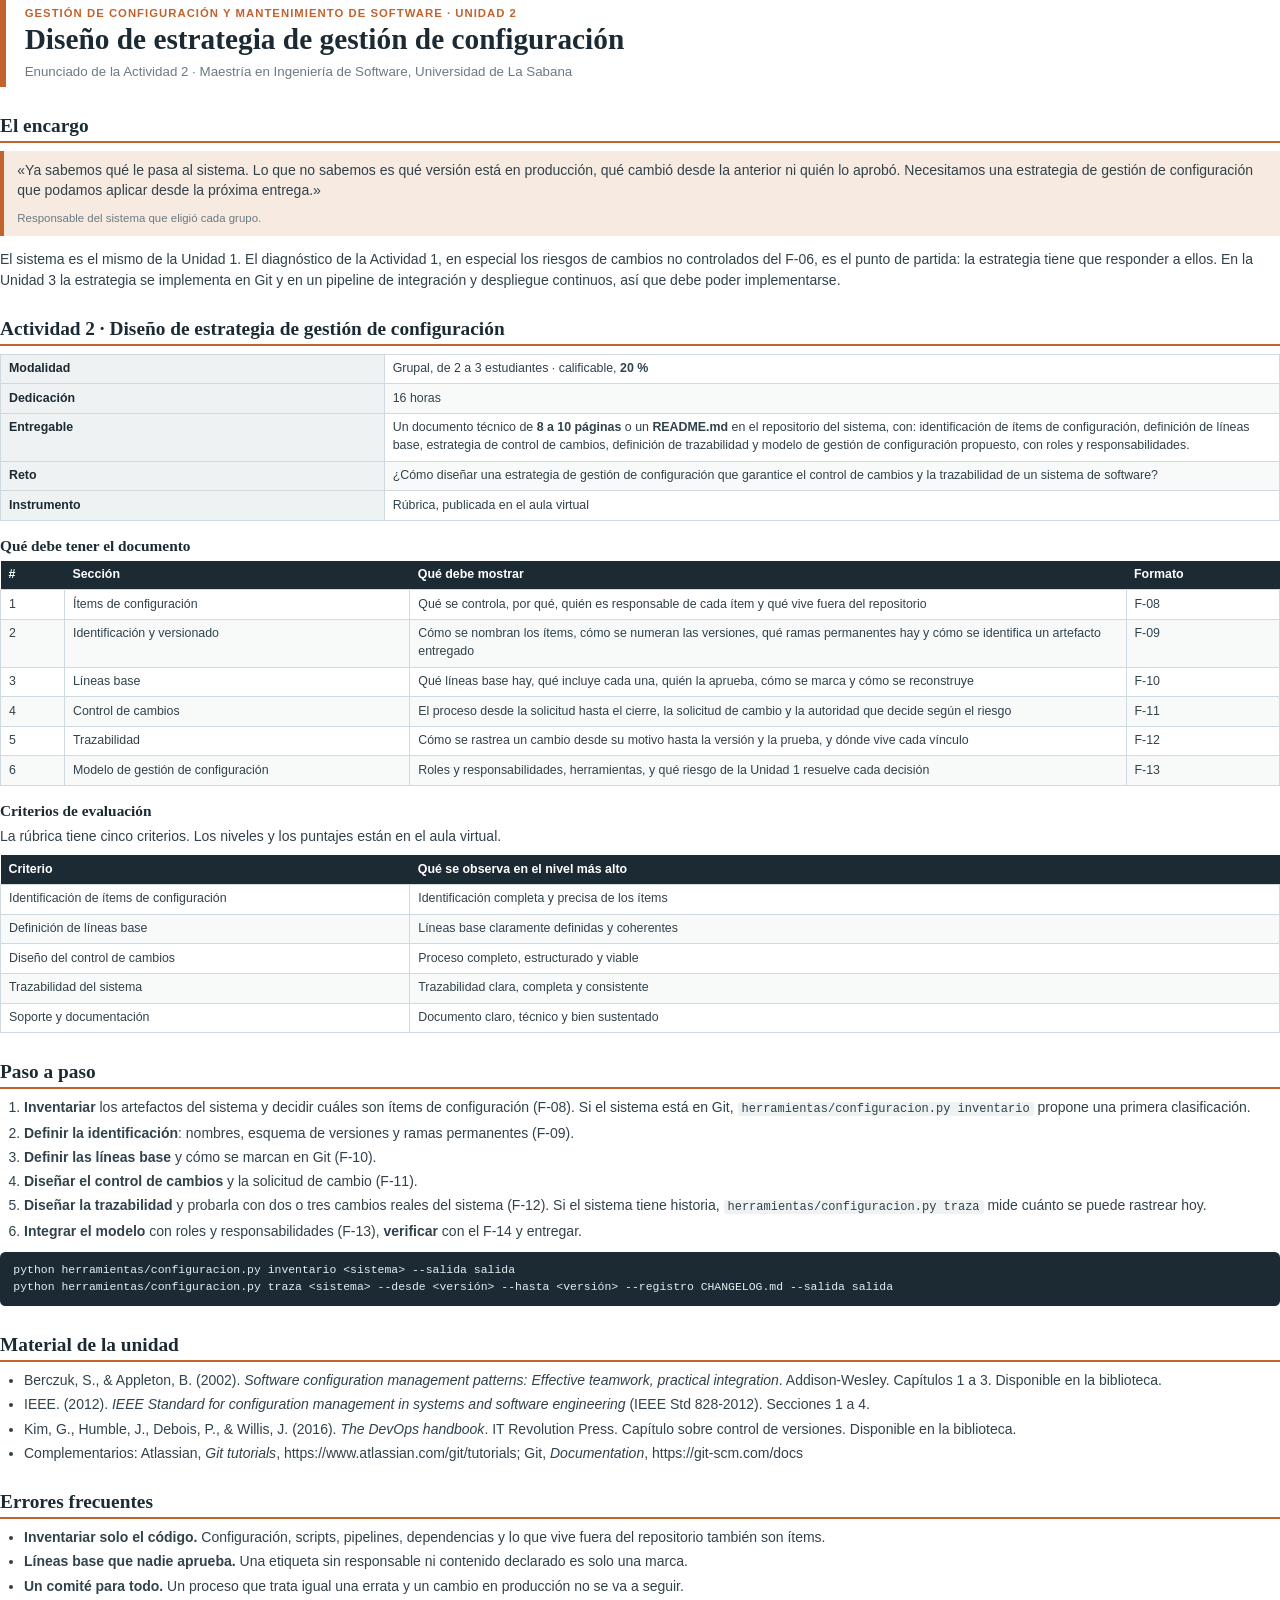
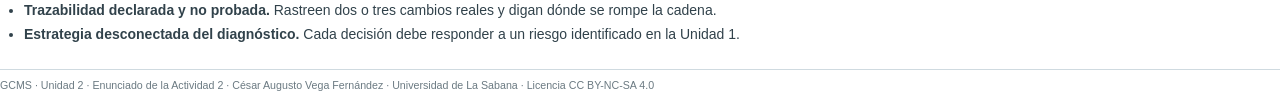
<file: fuentes/GCMS_S2_Enunciado_Actividad_2.html>
<!DOCTYPE html>
<html lang="es">
<head>
<meta charset="UTF-8"/>
<title>GCMS S2 · Enunciado de la Actividad 2</title>
<link rel="stylesheet" href="documentos.css"/>
</head>
<body>

<div class="portada">
  <div class="kicker">Gestión de Configuración y Mantenimiento de Software · Unidad 2</div>
  <h1>Diseño de estrategia de gestión de configuración</h1>
  <div class="sub">Enunciado de la Actividad 2 · Maestría en Ingeniería de Software, Universidad de La Sabana</div>
</div>

<h2>El encargo</h2>
<div class="recuadro crema">
  <p>«Ya sabemos qué le pasa al sistema. Lo que no sabemos es qué versión está en producción, qué cambió desde la
  anterior ni quién lo aprobó. Necesitamos una estrategia de gestión de configuración que podamos aplicar desde la
  próxima entrega.»</p>
  <p class="nota">Responsable del sistema que eligió cada grupo.</p>
</div>
<p>El sistema es el mismo de la Unidad 1. El diagnóstico de la Actividad 1, en especial los riesgos de cambios no
controlados del F-06, es el punto de partida: la estrategia tiene que responder a ellos. En la Unidad 3 la estrategia
se implementa en Git y en un pipeline de integración y despliegue continuos, así que debe poder implementarse.</p>

<h2>Actividad 2 · Diseño de estrategia de gestión de configuración</h2>
<table>
  <tbody>
    <tr><td class="campo">Modalidad</td><td>Grupal, de 2 a 3 estudiantes · calificable, <b>20 %</b></td></tr>
    <tr><td class="campo">Dedicación</td><td>16 horas</td></tr>
    <tr><td class="campo">Entregable</td><td>Un documento técnico de <b>8 a 10 páginas</b> o un <b>README.md</b> en el repositorio del sistema,
      con: identificación de ítems de configuración, definición de líneas base, estrategia de control de cambios,
      definición de trazabilidad y modelo de gestión de configuración propuesto, con roles y responsabilidades.</td></tr>
    <tr><td class="campo">Reto</td><td>¿Cómo diseñar una estrategia de gestión de configuración que garantice el control de cambios y la trazabilidad de un sistema de software?</td></tr>
    <tr><td class="campo">Instrumento</td><td>Rúbrica, publicada en el aula virtual</td></tr>
  </tbody>
</table>

<h3>Qué debe tener el documento</h3>
<table>
  <thead><tr><th style="width:5%">#</th><th style="width:27%">Sección</th><th>Qué debe mostrar</th><th style="width:12%">Formato</th></tr></thead>
  <tbody>
    <tr><td>1</td><td>Ítems de configuración</td><td>Qué se controla, por qué, quién es responsable de cada ítem y qué vive fuera del repositorio</td><td>F-08</td></tr>
    <tr><td>2</td><td>Identificación y versionado</td><td>Cómo se nombran los ítems, cómo se numeran las versiones, qué ramas permanentes hay y cómo se identifica un artefacto entregado</td><td>F-09</td></tr>
    <tr><td>3</td><td>Líneas base</td><td>Qué líneas base hay, qué incluye cada una, quién la aprueba, cómo se marca y cómo se reconstruye</td><td>F-10</td></tr>
    <tr><td>4</td><td>Control de cambios</td><td>El proceso desde la solicitud hasta el cierre, la solicitud de cambio y la autoridad que decide según el riesgo</td><td>F-11</td></tr>
    <tr><td>5</td><td>Trazabilidad</td><td>Cómo se rastrea un cambio desde su motivo hasta la versión y la prueba, y dónde vive cada vínculo</td><td>F-12</td></tr>
    <tr><td>6</td><td>Modelo de gestión de configuración</td><td>Roles y responsabilidades, herramientas, y qué riesgo de la Unidad 1 resuelve cada decisión</td><td>F-13</td></tr>
  </tbody>
</table>

<h3>Criterios de evaluación</h3>
<p>La rúbrica tiene cinco criterios. Los niveles y los puntajes están en el aula virtual.</p>
<table>
  <thead><tr><th style="width:32%">Criterio</th><th>Qué se observa en el nivel más alto</th></tr></thead>
  <tbody>
    <tr><td>Identificación de ítems de configuración</td><td>Identificación completa y precisa de los ítems</td></tr>
    <tr><td>Definición de líneas base</td><td>Líneas base claramente definidas y coherentes</td></tr>
    <tr><td>Diseño del control de cambios</td><td>Proceso completo, estructurado y viable</td></tr>
    <tr><td>Trazabilidad del sistema</td><td>Trazabilidad clara, completa y consistente</td></tr>
    <tr><td>Soporte y documentación</td><td>Documento claro, técnico y bien sustentado</td></tr>
  </tbody>
</table>

<h2>Paso a paso</h2>
<ol>
  <li><b>Inventariar</b> los artefactos del sistema y decidir cuáles son ítems de configuración (F-08). Si el sistema
  está en Git, <code>herramientas/configuracion.py inventario</code> propone una primera clasificación.</li>
  <li><b>Definir la identificación</b>: nombres, esquema de versiones y ramas permanentes (F-09).</li>
  <li><b>Definir las líneas base</b> y cómo se marcan en Git (F-10).</li>
  <li><b>Diseñar el control de cambios</b> y la solicitud de cambio (F-11).</li>
  <li><b>Diseñar la trazabilidad</b> y probarla con dos o tres cambios reales del sistema (F-12). Si el sistema tiene
  historia, <code>herramientas/configuracion.py traza</code> mide cuánto se puede rastrear hoy.</li>
  <li><b>Integrar el modelo</b> con roles y responsabilidades (F-13), <b>verificar</b> con el F-14 y entregar.</li>
</ol>
<pre>python herramientas/configuracion.py inventario &lt;sistema&gt; --salida salida
python herramientas/configuracion.py traza &lt;sistema&gt; --desde &lt;versión&gt; --hasta &lt;versión&gt; --registro CHANGELOG.md --salida salida</pre>

<h2>Material de la unidad</h2>
<ul>
  <li>Berczuk, S., &amp; Appleton, B. (2002). <i>Software configuration management patterns: Effective teamwork, practical integration</i>. Addison-Wesley. Capítulos 1 a 3. Disponible en la biblioteca.</li>
  <li>IEEE. (2012). <i>IEEE Standard for configuration management in systems and software engineering</i> (IEEE Std 828-2012). Secciones 1 a 4.</li>
  <li>Kim, G., Humble, J., Debois, P., &amp; Willis, J. (2016). <i>The DevOps handbook</i>. IT Revolution Press. Capítulo sobre control de versiones. Disponible en la biblioteca.</li>
  <li>Complementarios: Atlassian, <i>Git tutorials</i>, https://www.atlassian.com/git/tutorials; Git, <i>Documentation</i>, https://git-scm.com/docs</li>
</ul>

<h2>Errores frecuentes</h2>
<ul>
  <li><b>Inventariar solo el código.</b> Configuración, scripts, pipelines, dependencias y lo que vive fuera del repositorio también son ítems.</li>
  <li><b>Líneas base que nadie aprueba.</b> Una etiqueta sin responsable ni contenido declarado es solo una marca.</li>
  <li><b>Un comité para todo.</b> Un proceso que trata igual una errata y un cambio en producción no se va a seguir.</li>
  <li><b>Trazabilidad declarada y no probada.</b> Rastreen dos o tres cambios reales y digan dónde se rompe la cadena.</li>
  <li><b>Estrategia desconectada del diagnóstico.</b> Cada decisión debe responder a un riesgo identificado en la Unidad 1.</li>
</ul>

<div class="pie-doc">GCMS · Unidad 2 · Enunciado de la Actividad 2 · César Augusto Vega Fernández · Universidad de La Sabana ·
Licencia CC BY-NC-SA 4.0</div>
</body>
</html>
</file>
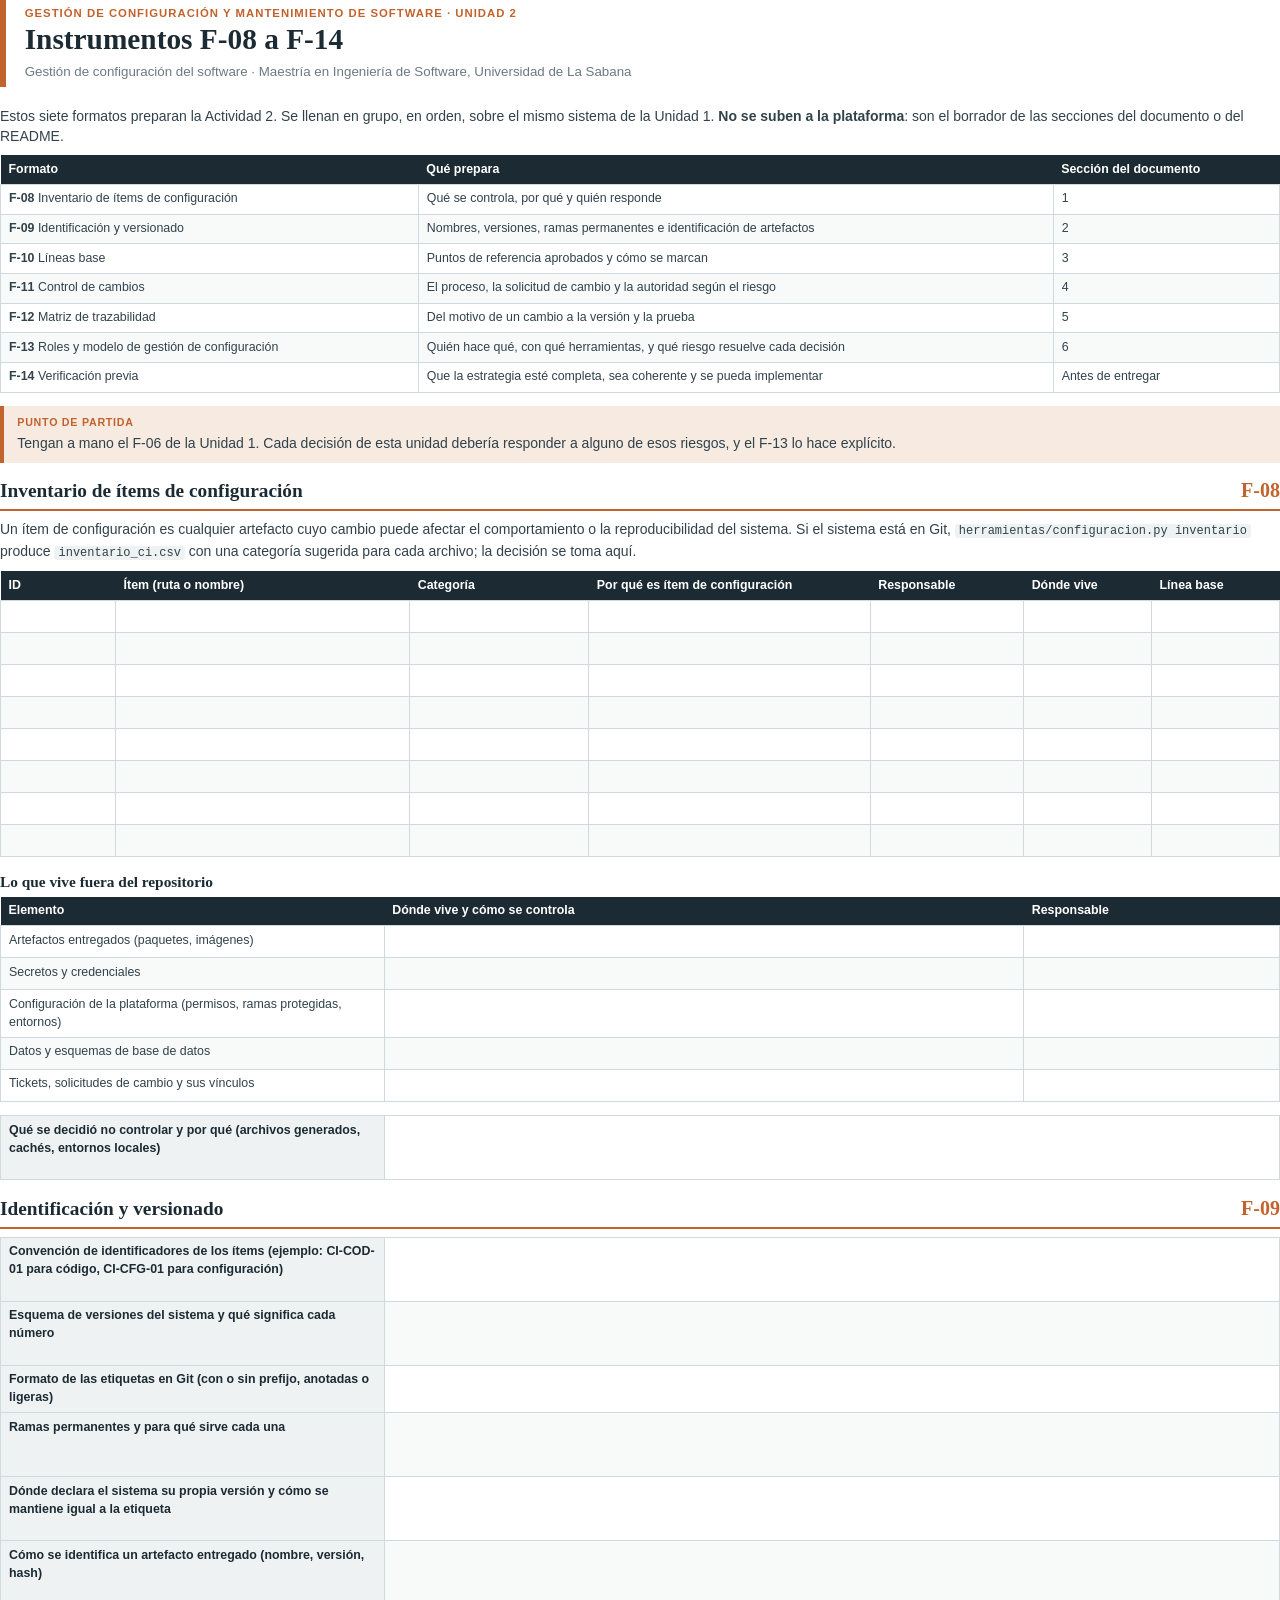
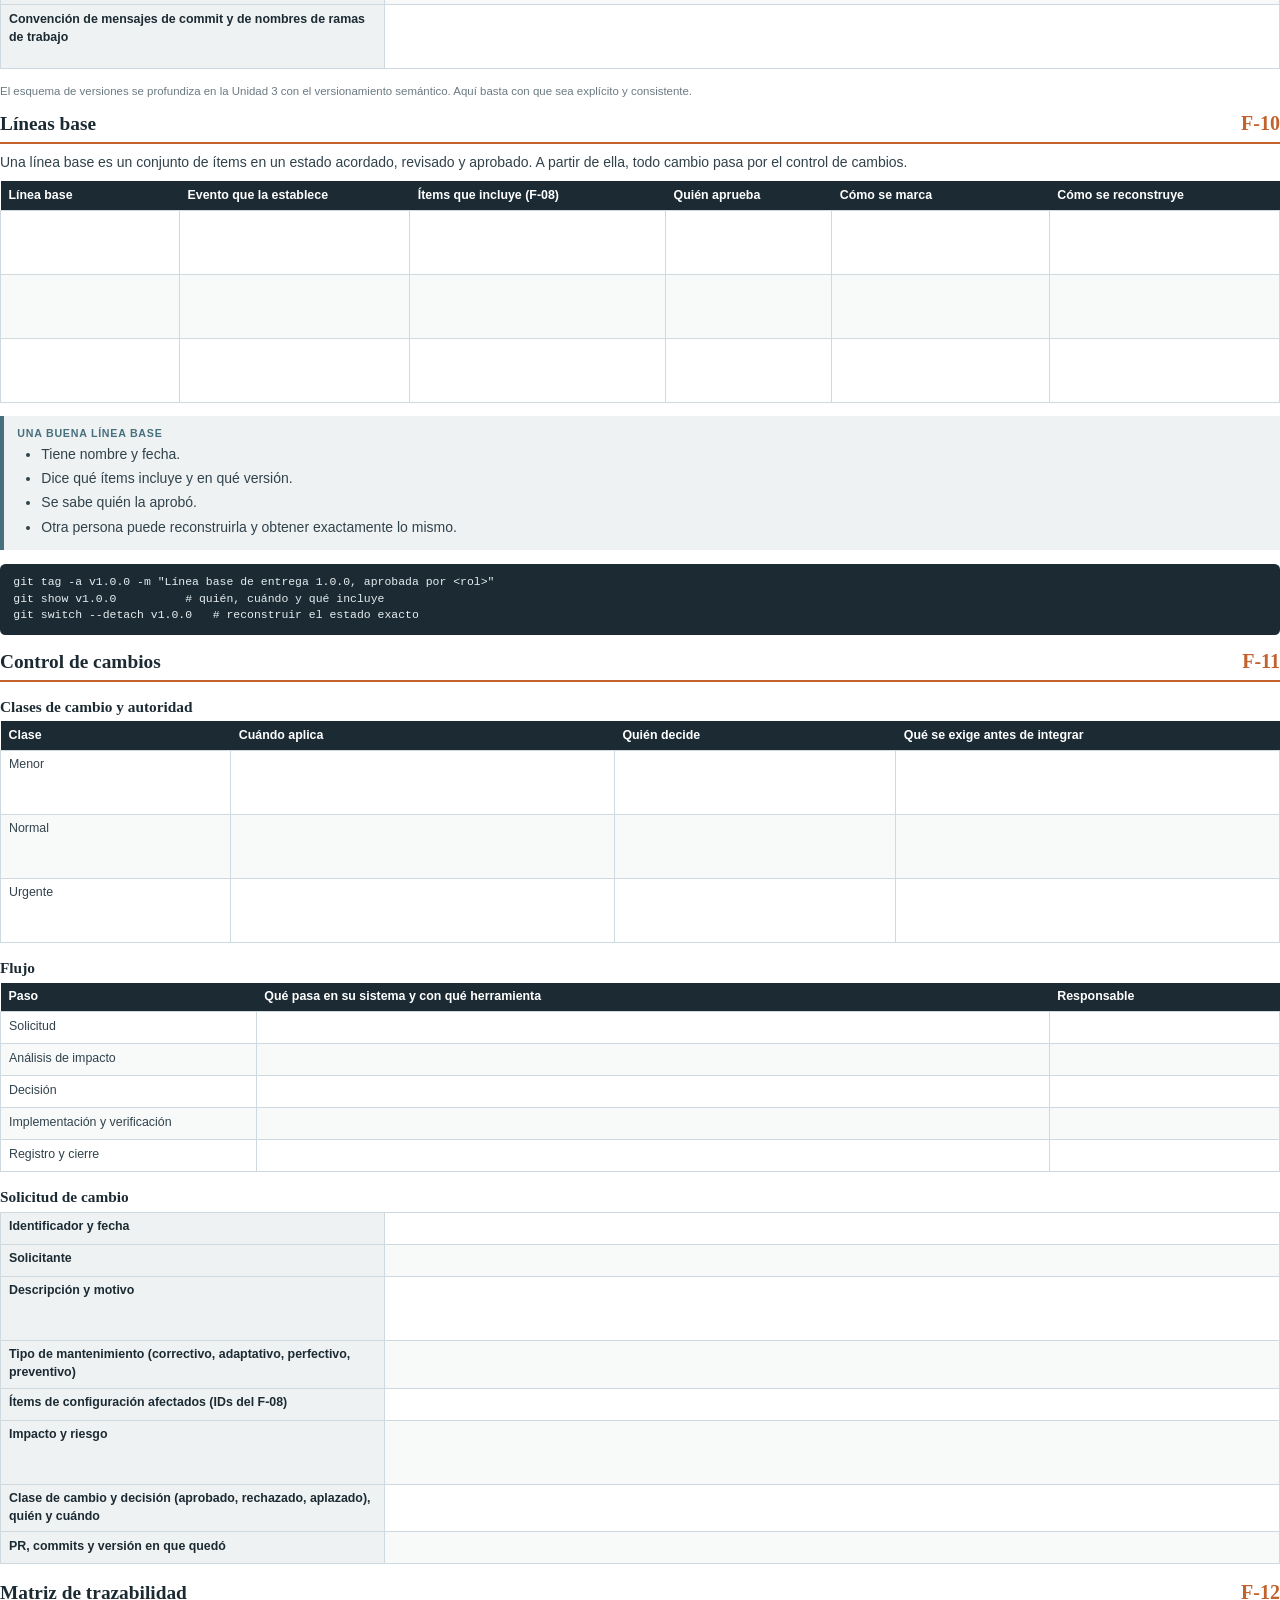
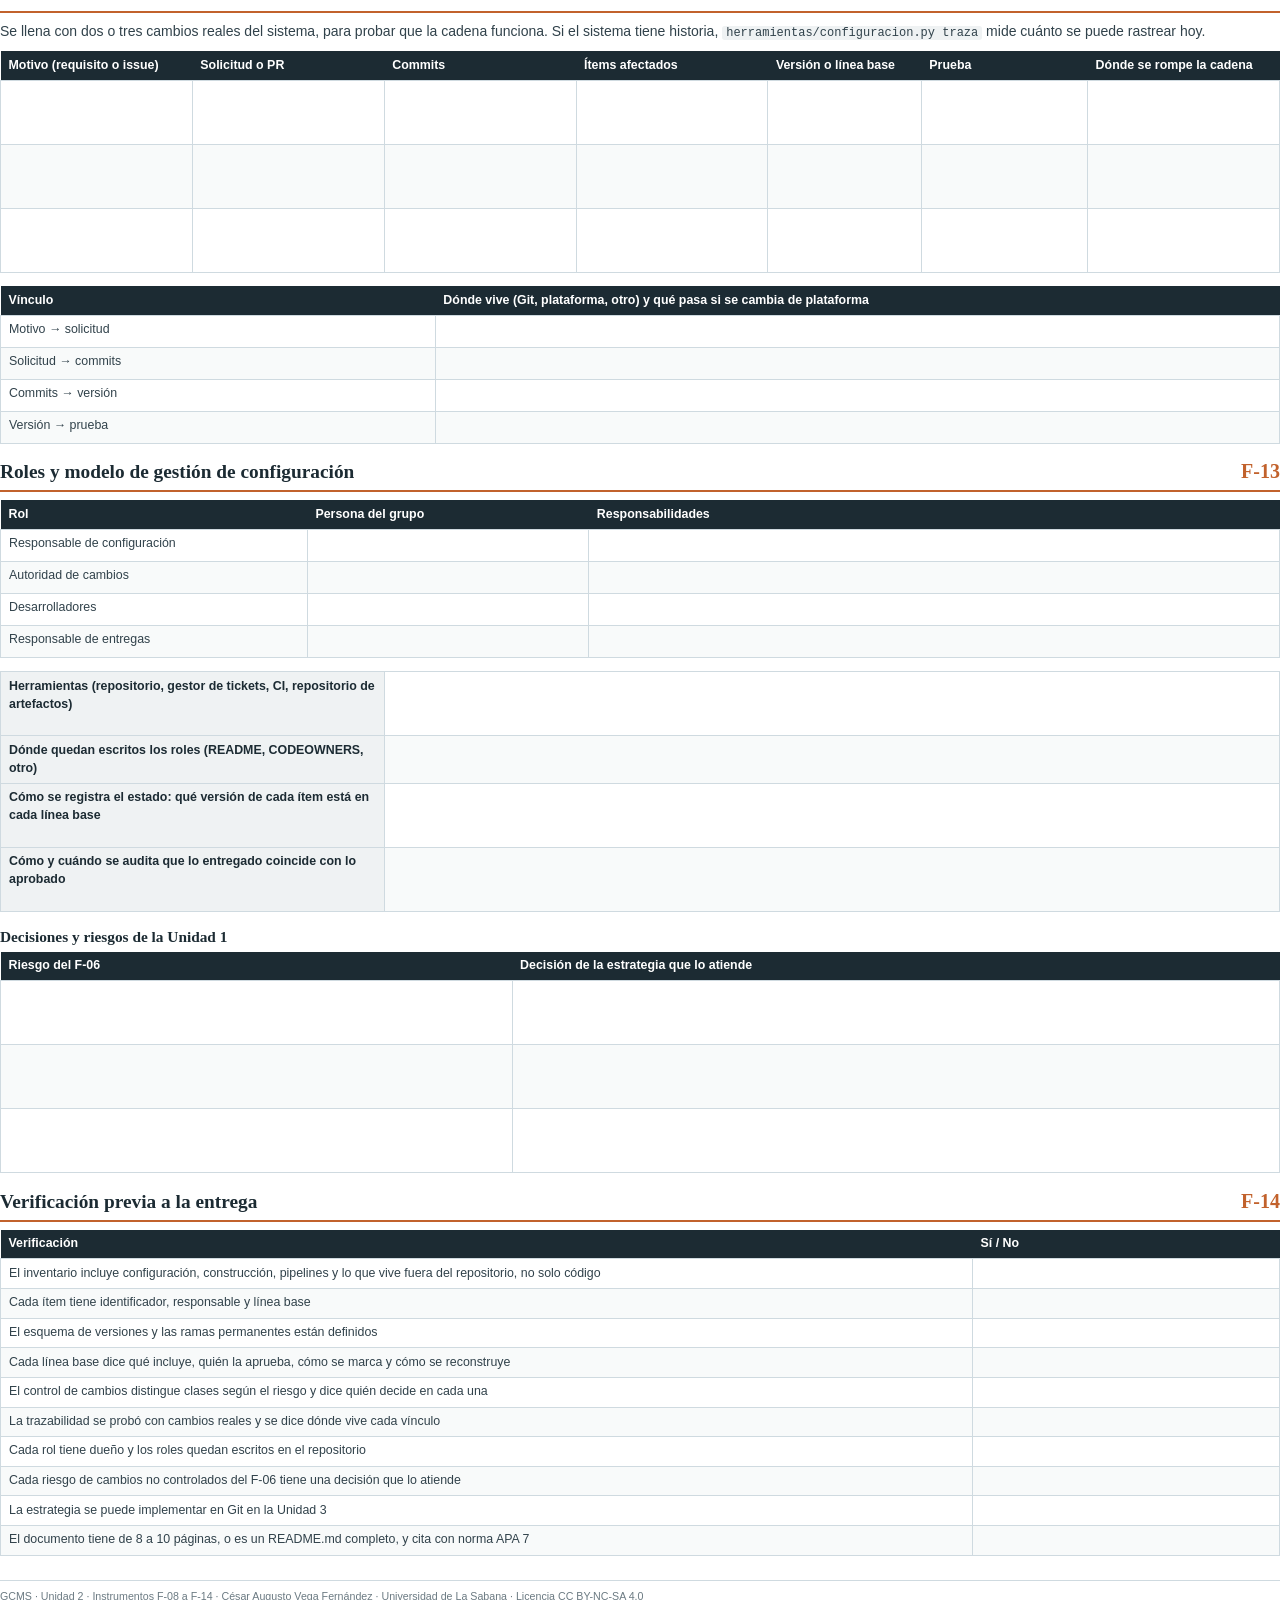
<file: fuentes/GCMS_S2_Instrumentos.html>
<!DOCTYPE html>
<html lang="es">
<head>
<meta charset="UTF-8"/>
<title>GCMS S2 · Instrumentos F-08 a F-14</title>
<link rel="stylesheet" href="documentos.css"/>
</head>
<body>

<div class="portada">
  <div class="kicker">Gestión de Configuración y Mantenimiento de Software · Unidad 2</div>
  <h1>Instrumentos F-08 a F-14</h1>
  <div class="sub">Gestión de configuración del software · Maestría en Ingeniería de Software, Universidad de La Sabana</div>
</div>

<p>Estos siete formatos preparan la Actividad 2. Se llenan en grupo, en orden, sobre el mismo sistema de la Unidad 1.
<b>No se suben a la plataforma</b>: son el borrador de las secciones del documento o del README.</p>

<table>
  <thead><tr><th>Formato</th><th>Qué prepara</th><th>Sección del documento</th></tr></thead>
  <tbody>
    <tr><td><b>F-08</b> Inventario de ítems de configuración</td><td>Qué se controla, por qué y quién responde</td><td>1</td></tr>
    <tr><td><b>F-09</b> Identificación y versionado</td><td>Nombres, versiones, ramas permanentes e identificación de artefactos</td><td>2</td></tr>
    <tr><td><b>F-10</b> Líneas base</td><td>Puntos de referencia aprobados y cómo se marcan</td><td>3</td></tr>
    <tr><td><b>F-11</b> Control de cambios</td><td>El proceso, la solicitud de cambio y la autoridad según el riesgo</td><td>4</td></tr>
    <tr><td><b>F-12</b> Matriz de trazabilidad</td><td>Del motivo de un cambio a la versión y la prueba</td><td>5</td></tr>
    <tr><td><b>F-13</b> Roles y modelo de gestión de configuración</td><td>Quién hace qué, con qué herramientas, y qué riesgo resuelve cada decisión</td><td>6</td></tr>
    <tr><td><b>F-14</b> Verificación previa</td><td>Que la estrategia esté completa, sea coherente y se pueda implementar</td><td>Antes de entregar</td></tr>
  </tbody>
</table>

<div class="recuadro crema">
  <span class="rot">Punto de partida</span>
  <p>Tengan a mano el F-06 de la Unidad 1. Cada decisión de esta unidad debería responder a alguno de esos riesgos, y
  el F-13 lo hace explícito.</p>
</div>

<!-- ============================================================ F-08 -->
<div class="salto"></div>
<div class="formato-cab"><h2>Inventario de ítems de configuración</h2><span class="codigo">F-08</span></div>
<p>Un ítem de configuración es cualquier artefacto cuyo cambio puede afectar el comportamiento o la reproducibilidad
del sistema. Si el sistema está en Git, <code>herramientas/configuracion.py inventario</code> produce
<code>inventario_ci.csv</code> con una categoría sugerida para cada archivo; la decisión se toma aquí.</p>
<table>
  <thead><tr><th style="width:9%">ID</th><th style="width:23%">Ítem (ruta o nombre)</th><th style="width:14%">Categoría</th><th style="width:22%">Por qué es ítem de configuración</th><th style="width:12%">Responsable</th><th style="width:10%">Dónde vive</th><th>Línea base</th></tr></thead>
  <tbody>
    <tr><td class="vacio"></td><td></td><td></td><td></td><td></td><td></td><td></td></tr>
    <tr><td class="vacio"></td><td></td><td></td><td></td><td></td><td></td><td></td></tr>
    <tr><td class="vacio"></td><td></td><td></td><td></td><td></td><td></td><td></td></tr>
    <tr><td class="vacio"></td><td></td><td></td><td></td><td></td><td></td><td></td></tr>
    <tr><td class="vacio"></td><td></td><td></td><td></td><td></td><td></td><td></td></tr>
    <tr><td class="vacio"></td><td></td><td></td><td></td><td></td><td></td><td></td></tr>
    <tr><td class="vacio"></td><td></td><td></td><td></td><td></td><td></td><td></td></tr>
    <tr><td class="vacio"></td><td></td><td></td><td></td><td></td><td></td><td></td></tr>
  </tbody>
</table>
<h3>Lo que vive fuera del repositorio</h3>
<table>
  <thead><tr><th style="width:30%">Elemento</th><th>Dónde vive y cómo se controla</th><th style="width:20%">Responsable</th></tr></thead>
  <tbody>
    <tr><td>Artefactos entregados (paquetes, imágenes)</td><td class="vacio"></td><td></td></tr>
    <tr><td>Secretos y credenciales</td><td class="vacio"></td><td></td></tr>
    <tr><td>Configuración de la plataforma (permisos, ramas protegidas, entornos)</td><td class="vacio"></td><td></td></tr>
    <tr><td>Datos y esquemas de base de datos</td><td class="vacio"></td><td></td></tr>
    <tr><td>Tickets, solicitudes de cambio y sus vínculos</td><td class="vacio"></td><td></td></tr>
  </tbody>
</table>
<table>
  <tbody>
    <tr><td class="campo">Qué se decidió no controlar y por qué (archivos generados, cachés, entornos locales)</td><td class="vacio alto"></td></tr>
  </tbody>
</table>

<!-- ============================================================ F-09 -->
<div class="salto"></div>
<div class="formato-cab"><h2>Identificación y versionado</h2><span class="codigo">F-09</span></div>
<table>
  <tbody>
    <tr><td class="campo">Convención de identificadores de los ítems (ejemplo: CI-COD-01 para código, CI-CFG-01 para configuración)</td><td class="vacio alto"></td></tr>
    <tr><td class="campo">Esquema de versiones del sistema y qué significa cada número</td><td class="vacio alto"></td></tr>
    <tr><td class="campo">Formato de las etiquetas en Git (con o sin prefijo, anotadas o ligeras)</td><td class="vacio"></td></tr>
    <tr><td class="campo">Ramas permanentes y para qué sirve cada una</td><td class="vacio alto"></td></tr>
    <tr><td class="campo">Dónde declara el sistema su propia versión y cómo se mantiene igual a la etiqueta</td><td class="vacio alto"></td></tr>
    <tr><td class="campo">Cómo se identifica un artefacto entregado (nombre, versión, hash)</td><td class="vacio alto"></td></tr>
    <tr><td class="campo">Convención de mensajes de commit y de nombres de ramas de trabajo</td><td class="vacio alto"></td></tr>
  </tbody>
</table>
<p class="nota">El esquema de versiones se profundiza en la Unidad 3 con el versionamiento semántico. Aquí basta con
que sea explícito y consistente.</p>

<!-- ============================================================ F-10 -->
<div class="salto"></div>
<div class="formato-cab"><h2>Líneas base</h2><span class="codigo">F-10</span></div>
<p>Una línea base es un conjunto de ítems en un estado acordado, revisado y aprobado. A partir de ella, todo cambio
pasa por el control de cambios.</p>
<table>
  <thead><tr><th style="width:14%">Línea base</th><th style="width:18%">Evento que la establece</th><th style="width:20%">Ítems que incluye (F-08)</th><th style="width:13%">Quién aprueba</th><th style="width:17%">Cómo se marca</th><th>Cómo se reconstruye</th></tr></thead>
  <tbody>
    <tr><td class="vacio alto"></td><td></td><td></td><td></td><td></td><td></td></tr>
    <tr><td class="vacio alto"></td><td></td><td></td><td></td><td></td><td></td></tr>
    <tr><td class="vacio alto"></td><td></td><td></td><td></td><td></td><td></td></tr>
  </tbody>
</table>
<div class="recuadro">
  <span class="rot">Una buena línea base</span>
  <ul>
    <li>Tiene nombre y fecha.</li>
    <li>Dice qué ítems incluye y en qué versión.</li>
    <li>Se sabe quién la aprobó.</li>
    <li>Otra persona puede reconstruirla y obtener exactamente lo mismo.</li>
  </ul>
</div>
<pre>git tag -a v1.0.0 -m "Línea base de entrega 1.0.0, aprobada por &lt;rol&gt;"
git show v1.0.0          # quién, cuándo y qué incluye
git switch --detach v1.0.0   # reconstruir el estado exacto</pre>

<!-- ============================================================ F-11 -->
<div class="salto"></div>
<div class="formato-cab"><h2>Control de cambios</h2><span class="codigo">F-11</span></div>
<h3>Clases de cambio y autoridad</h3>
<table>
  <thead><tr><th style="width:18%">Clase</th><th style="width:30%">Cuándo aplica</th><th style="width:22%">Quién decide</th><th>Qué se exige antes de integrar</th></tr></thead>
  <tbody>
    <tr><td>Menor</td><td class="vacio alto"></td><td></td><td></td></tr>
    <tr><td>Normal</td><td class="vacio alto"></td><td></td><td></td></tr>
    <tr><td>Urgente</td><td class="vacio alto"></td><td></td><td></td></tr>
  </tbody>
</table>
<h3>Flujo</h3>
<table>
  <thead><tr><th style="width:20%">Paso</th><th>Qué pasa en su sistema y con qué herramienta</th><th style="width:18%">Responsable</th></tr></thead>
  <tbody>
    <tr><td>Solicitud</td><td class="vacio"></td><td></td></tr>
    <tr><td>Análisis de impacto</td><td class="vacio"></td><td></td></tr>
    <tr><td>Decisión</td><td class="vacio"></td><td></td></tr>
    <tr><td>Implementación y verificación</td><td class="vacio"></td><td></td></tr>
    <tr><td>Registro y cierre</td><td class="vacio"></td><td></td></tr>
  </tbody>
</table>
<h3>Solicitud de cambio</h3>
<table>
  <tbody>
    <tr><td class="campo">Identificador y fecha</td><td class="vacio"></td></tr>
    <tr><td class="campo">Solicitante</td><td class="vacio"></td></tr>
    <tr><td class="campo">Descripción y motivo</td><td class="vacio alto"></td></tr>
    <tr><td class="campo">Tipo de mantenimiento (correctivo, adaptativo, perfectivo, preventivo)</td><td class="vacio"></td></tr>
    <tr><td class="campo">Ítems de configuración afectados (IDs del F-08)</td><td class="vacio"></td></tr>
    <tr><td class="campo">Impacto y riesgo</td><td class="vacio alto"></td></tr>
    <tr><td class="campo">Clase de cambio y decisión (aprobado, rechazado, aplazado), quién y cuándo</td><td class="vacio"></td></tr>
    <tr><td class="campo">PR, commits y versión en que quedó</td><td class="vacio"></td></tr>
  </tbody>
</table>

<!-- ============================================================ F-12 -->
<div class="salto"></div>
<div class="formato-cab"><h2>Matriz de trazabilidad</h2><span class="codigo">F-12</span></div>
<p>Se llena con dos o tres cambios reales del sistema, para probar que la cadena funciona. Si el sistema tiene
historia, <code>herramientas/configuracion.py traza</code> mide cuánto se puede rastrear hoy.</p>
<table>
  <thead><tr><th style="width:15%">Motivo (requisito o issue)</th><th style="width:15%">Solicitud o PR</th><th style="width:15%">Commits</th><th style="width:15%">Ítems afectados</th><th style="width:12%">Versión o línea base</th><th style="width:13%">Prueba</th><th>Dónde se rompe la cadena</th></tr></thead>
  <tbody>
    <tr><td class="vacio alto"></td><td></td><td></td><td></td><td></td><td></td><td></td></tr>
    <tr><td class="vacio alto"></td><td></td><td></td><td></td><td></td><td></td><td></td></tr>
    <tr><td class="vacio alto"></td><td></td><td></td><td></td><td></td><td></td><td></td></tr>
  </tbody>
</table>
<table>
  <thead><tr><th style="width:34%">Vínculo</th><th>Dónde vive (Git, plataforma, otro) y qué pasa si se cambia de plataforma</th></tr></thead>
  <tbody>
    <tr><td>Motivo → solicitud</td><td class="vacio"></td></tr>
    <tr><td>Solicitud → commits</td><td class="vacio"></td></tr>
    <tr><td>Commits → versión</td><td class="vacio"></td></tr>
    <tr><td>Versión → prueba</td><td class="vacio"></td></tr>
  </tbody>
</table>

<!-- ============================================================ F-13 -->
<div class="salto"></div>
<div class="formato-cab"><h2>Roles y modelo de gestión de configuración</h2><span class="codigo">F-13</span></div>
<table>
  <thead><tr><th style="width:24%">Rol</th><th style="width:22%">Persona del grupo</th><th>Responsabilidades</th></tr></thead>
  <tbody>
    <tr><td>Responsable de configuración</td><td class="vacio"></td><td></td></tr>
    <tr><td>Autoridad de cambios</td><td class="vacio"></td><td></td></tr>
    <tr><td>Desarrolladores</td><td class="vacio"></td><td></td></tr>
    <tr><td>Responsable de entregas</td><td class="vacio"></td><td></td></tr>
  </tbody>
</table>
<table>
  <tbody>
    <tr><td class="campo">Herramientas (repositorio, gestor de tickets, CI, repositorio de artefactos)</td><td class="vacio alto"></td></tr>
    <tr><td class="campo">Dónde quedan escritos los roles (README, CODEOWNERS, otro)</td><td class="vacio"></td></tr>
    <tr><td class="campo">Cómo se registra el estado: qué versión de cada ítem está en cada línea base</td><td class="vacio alto"></td></tr>
    <tr><td class="campo">Cómo y cuándo se audita que lo entregado coincide con lo aprobado</td><td class="vacio alto"></td></tr>
  </tbody>
</table>
<h3>Decisiones y riesgos de la Unidad 1</h3>
<table>
  <thead><tr><th style="width:40%">Riesgo del F-06</th><th>Decisión de la estrategia que lo atiende</th></tr></thead>
  <tbody>
    <tr><td class="vacio alto"></td><td></td></tr>
    <tr><td class="vacio alto"></td><td></td></tr>
    <tr><td class="vacio alto"></td><td></td></tr>
  </tbody>
</table>

<!-- ============================================================ F-14 -->
<div class="salto"></div>
<div class="formato-cab"><h2>Verificación previa a la entrega</h2><span class="codigo">F-14</span></div>
<table>
  <thead><tr><th style="width:76%">Verificación</th><th>Sí / No</th></tr></thead>
  <tbody>
    <tr><td>El inventario incluye configuración, construcción, pipelines y lo que vive fuera del repositorio, no solo código</td><td></td></tr>
    <tr><td>Cada ítem tiene identificador, responsable y línea base</td><td></td></tr>
    <tr><td>El esquema de versiones y las ramas permanentes están definidos</td><td></td></tr>
    <tr><td>Cada línea base dice qué incluye, quién la aprueba, cómo se marca y cómo se reconstruye</td><td></td></tr>
    <tr><td>El control de cambios distingue clases según el riesgo y dice quién decide en cada una</td><td></td></tr>
    <tr><td>La trazabilidad se probó con cambios reales y se dice dónde vive cada vínculo</td><td></td></tr>
    <tr><td>Cada rol tiene dueño y los roles quedan escritos en el repositorio</td><td></td></tr>
    <tr><td>Cada riesgo de cambios no controlados del F-06 tiene una decisión que lo atiende</td><td></td></tr>
    <tr><td>La estrategia se puede implementar en Git en la Unidad 3</td><td></td></tr>
    <tr><td>El documento tiene de 8 a 10 páginas, o es un README.md completo, y cita con norma APA 7</td><td></td></tr>
  </tbody>
</table>

<div class="pie-doc">GCMS · Unidad 2 · Instrumentos F-08 a F-14 · César Augusto Vega Fernández · Universidad de La Sabana ·
Licencia CC BY-NC-SA 4.0</div>
</body>
</html>
</file>
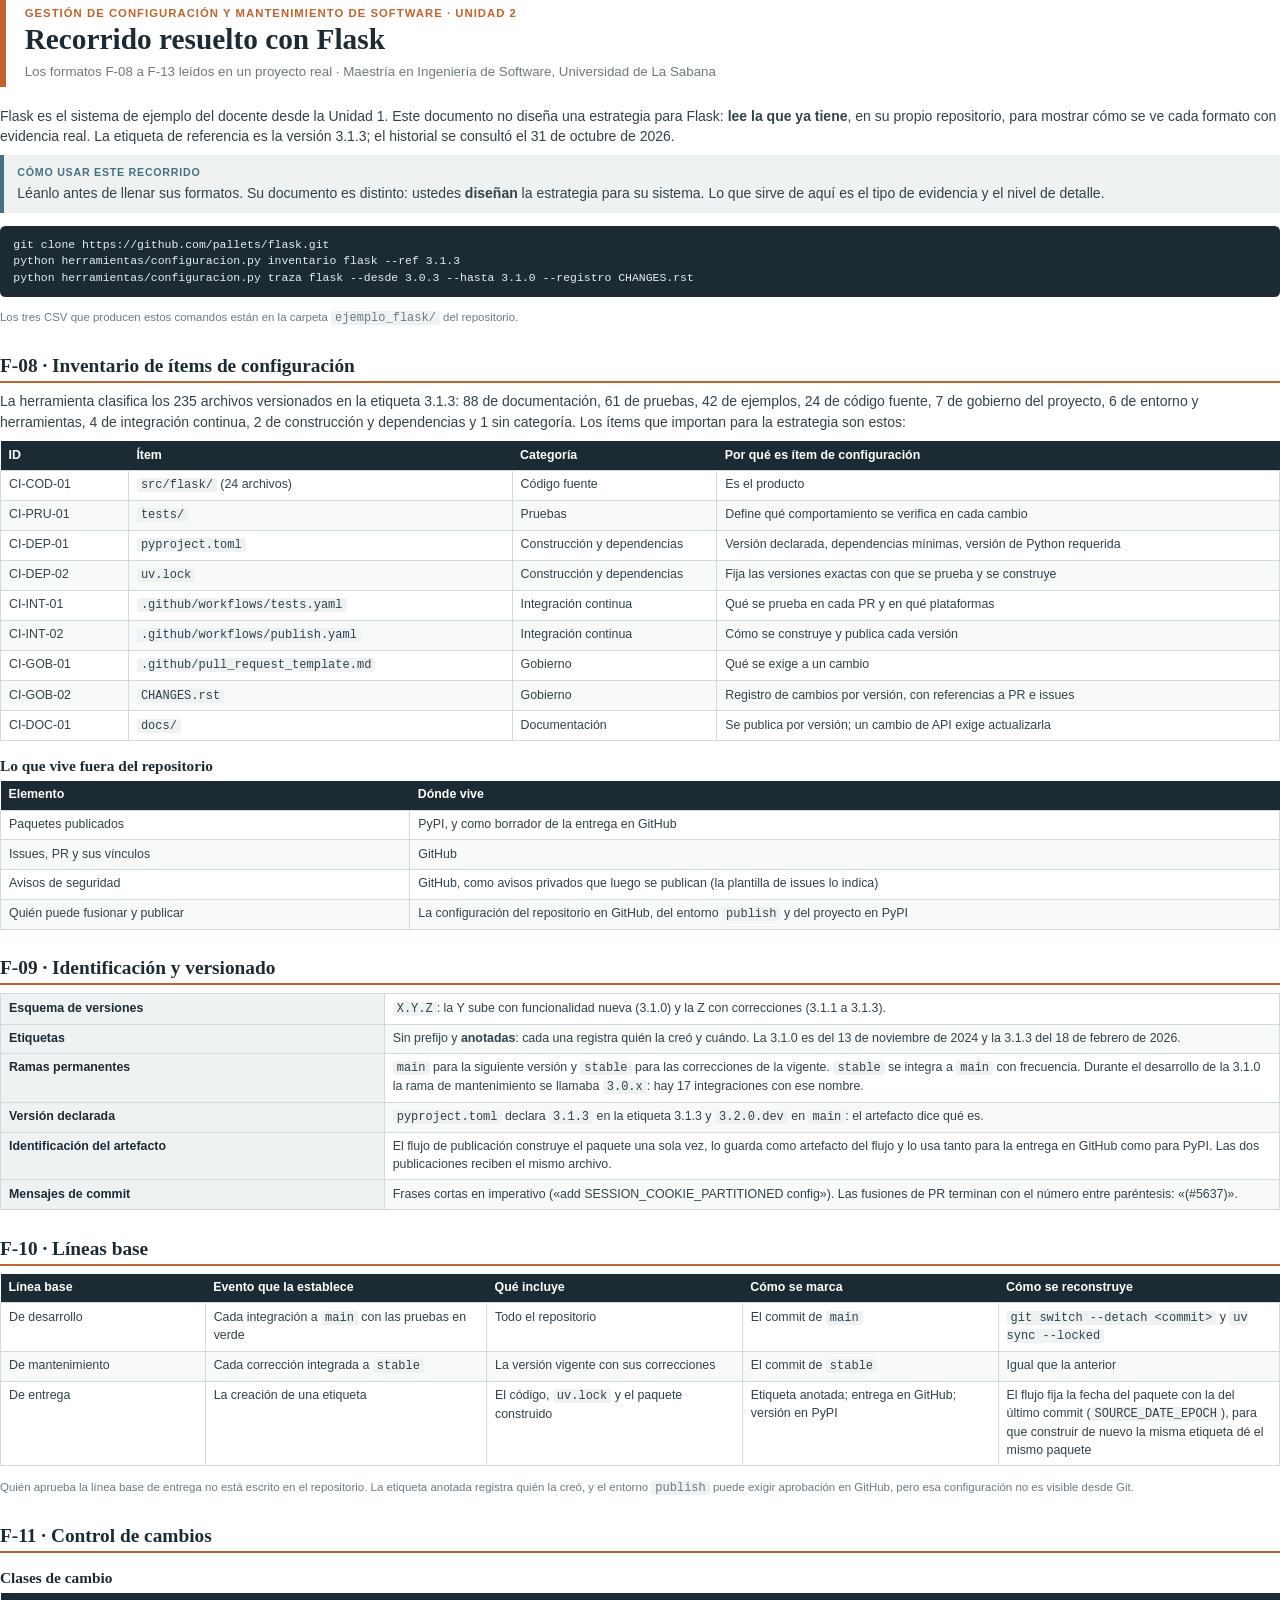
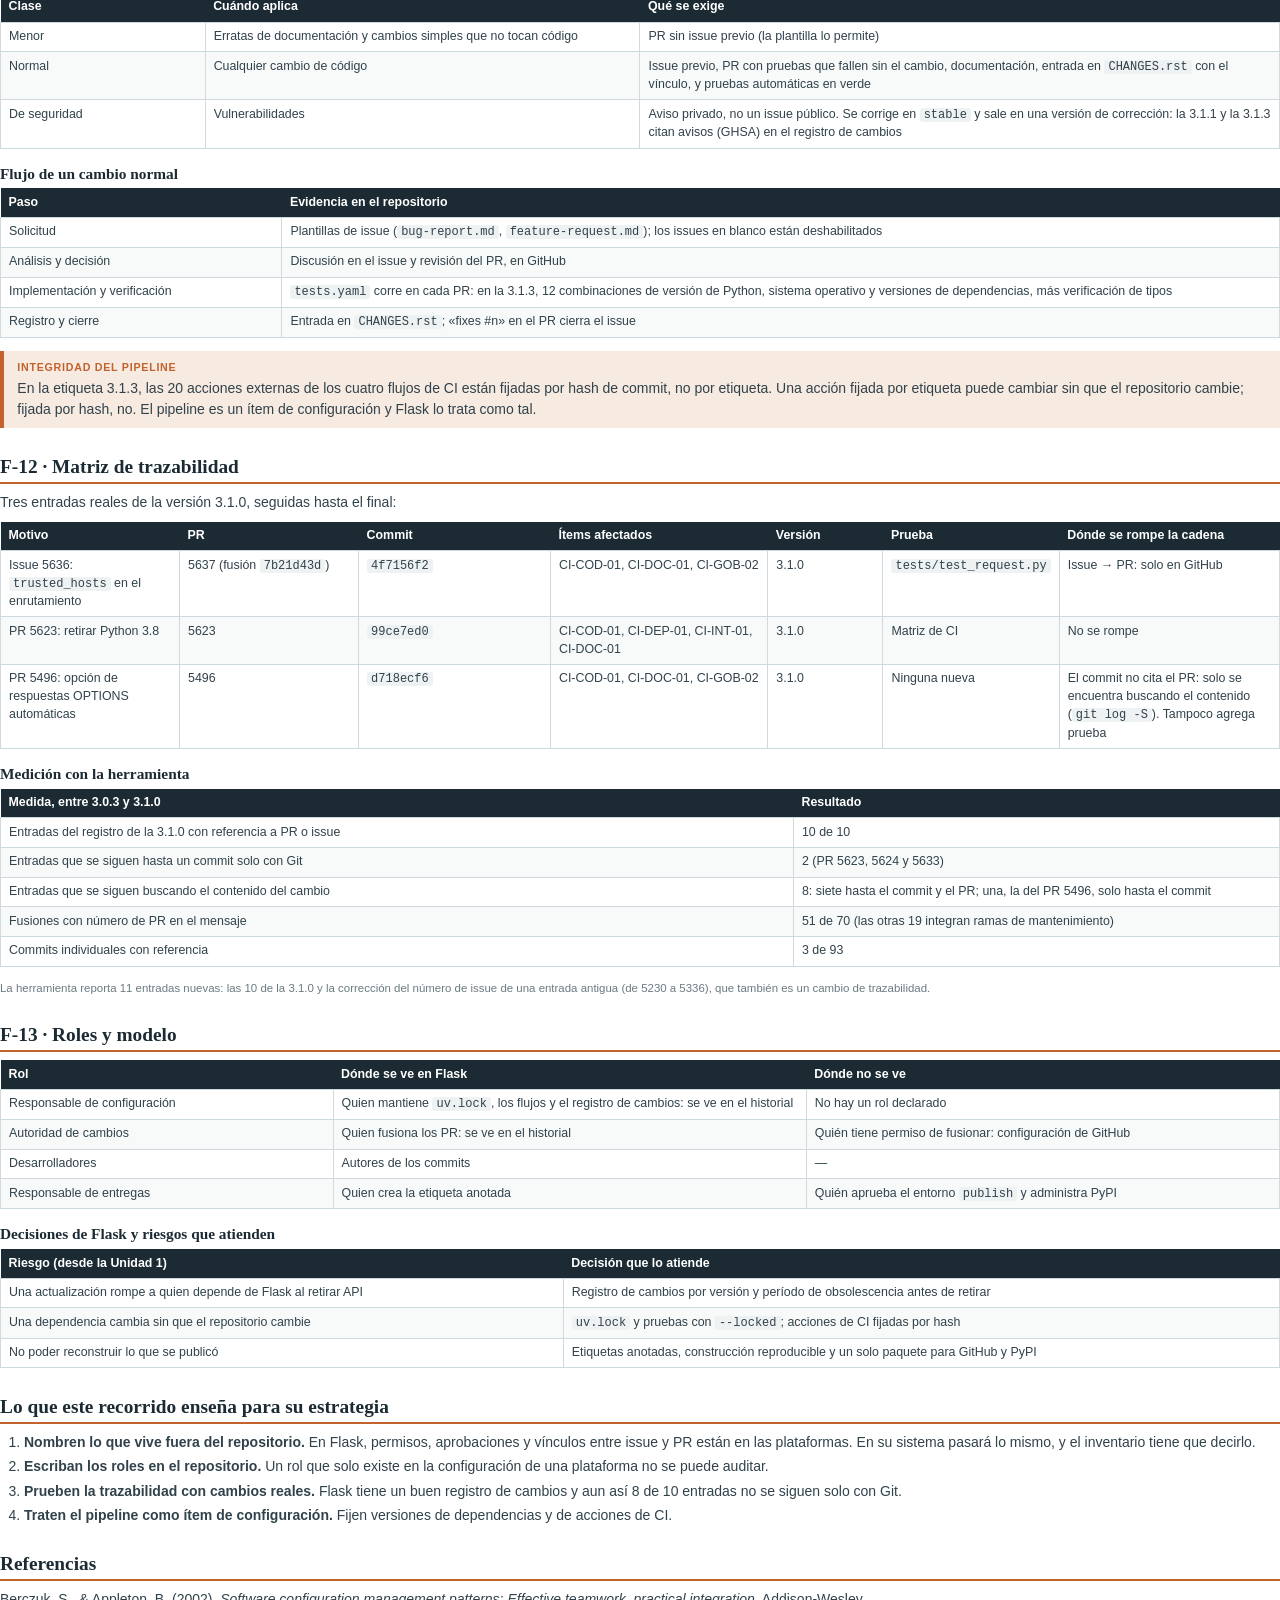
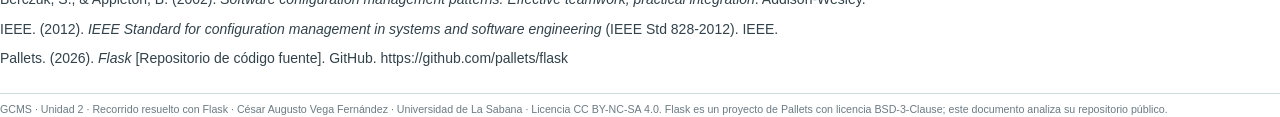
<file: fuentes/GCMS_S2_Recorrido_Flask.html>
<!DOCTYPE html>
<html lang="es">
<head>
<meta charset="UTF-8"/>
<title>GCMS S2 · Recorrido resuelto con Flask</title>
<link rel="stylesheet" href="documentos.css"/>
</head>
<body>

<div class="portada">
  <div class="kicker">Gestión de Configuración y Mantenimiento de Software · Unidad 2</div>
  <h1>Recorrido resuelto con Flask</h1>
  <div class="sub">Los formatos F-08 a F-13 leídos en un proyecto real · Maestría en Ingeniería de Software, Universidad de La Sabana</div>
</div>

<p>Flask es el sistema de ejemplo del docente desde la Unidad 1. Este documento no diseña una estrategia para Flask:
<b>lee la que ya tiene</b>, en su propio repositorio, para mostrar cómo se ve cada formato con evidencia real. La
etiqueta de referencia es la versión 3.1.3; el historial se consultó el 31 de octubre de 2026.</p>

<div class="recuadro">
  <span class="rot">Cómo usar este recorrido</span>
  <p>Léanlo antes de llenar sus formatos. Su documento es distinto: ustedes <b>diseñan</b> la estrategia para su
  sistema. Lo que sirve de aquí es el tipo de evidencia y el nivel de detalle.</p>
</div>

<pre>git clone https://github.com/pallets/flask.git
python herramientas/configuracion.py inventario flask --ref 3.1.3
python herramientas/configuracion.py traza flask --desde 3.0.3 --hasta 3.1.0 --registro CHANGES.rst</pre>
<p class="nota">Los tres CSV que producen estos comandos están en la carpeta <code>ejemplo_flask/</code> del repositorio.</p>

<!-- ============================================================ F-08 -->
<h2>F-08 · Inventario de ítems de configuración</h2>
<p>La herramienta clasifica los 235 archivos versionados en la etiqueta 3.1.3: 88 de documentación, 61 de pruebas,
42 de ejemplos, 24 de código fuente, 7 de gobierno del proyecto, 6 de entorno y herramientas, 4 de integración
continua, 2 de construcción y dependencias y 1 sin categoría. Los ítems que importan para la estrategia son estos:</p>
<table>
  <thead><tr><th style="width:10%">ID</th><th style="width:30%">Ítem</th><th style="width:16%">Categoría</th><th>Por qué es ítem de configuración</th></tr></thead>
  <tbody>
    <tr><td>CI‑COD‑01</td><td><code>src/flask/</code> (24 archivos)</td><td>Código fuente</td><td>Es el producto</td></tr>
    <tr><td>CI‑PRU‑01</td><td><code>tests/</code></td><td>Pruebas</td><td>Define qué comportamiento se verifica en cada cambio</td></tr>
    <tr><td>CI‑DEP‑01</td><td><code>pyproject.toml</code></td><td>Construcción y dependencias</td><td>Versión declarada, dependencias mínimas, versión de Python requerida</td></tr>
    <tr><td>CI‑DEP‑02</td><td><code>uv.lock</code></td><td>Construcción y dependencias</td><td>Fija las versiones exactas con que se prueba y se construye</td></tr>
    <tr><td>CI‑INT‑01</td><td><code>.github/workflows/tests.yaml</code></td><td>Integración continua</td><td>Qué se prueba en cada PR y en qué plataformas</td></tr>
    <tr><td>CI‑INT‑02</td><td><code>.github/workflows/publish.yaml</code></td><td>Integración continua</td><td>Cómo se construye y publica cada versión</td></tr>
    <tr><td>CI‑GOB‑01</td><td><code>.github/pull_request_template.md</code></td><td>Gobierno</td><td>Qué se exige a un cambio</td></tr>
    <tr><td>CI‑GOB‑02</td><td><code>CHANGES.rst</code></td><td>Gobierno</td><td>Registro de cambios por versión, con referencias a PR e issues</td></tr>
    <tr><td>CI‑DOC‑01</td><td><code>docs/</code></td><td>Documentación</td><td>Se publica por versión; un cambio de API exige actualizarla</td></tr>
  </tbody>
</table>
<h3>Lo que vive fuera del repositorio</h3>
<table>
  <thead><tr><th style="width:32%">Elemento</th><th>Dónde vive</th></tr></thead>
  <tbody>
    <tr><td>Paquetes publicados</td><td>PyPI, y como borrador de la entrega en GitHub</td></tr>
    <tr><td>Issues, PR y sus vínculos</td><td>GitHub</td></tr>
    <tr><td>Avisos de seguridad</td><td>GitHub, como avisos privados que luego se publican (la plantilla de issues lo indica)</td></tr>
    <tr><td>Quién puede fusionar y publicar</td><td>La configuración del repositorio en GitHub, del entorno <code>publish</code> y del proyecto en PyPI</td></tr>
  </tbody>
</table>

<!-- ============================================================ F-09 -->
<div class="salto"></div>
<h2>F-09 · Identificación y versionado</h2>
<table>
  <tbody>
    <tr><td class="campo">Esquema de versiones</td><td><code>X.Y.Z</code>: la Y sube con funcionalidad nueva (3.1.0) y la Z con correcciones (3.1.1 a 3.1.3).</td></tr>
    <tr><td class="campo">Etiquetas</td><td>Sin prefijo y <b>anotadas</b>: cada una registra quién la creó y cuándo. La 3.1.0 es del 13 de noviembre de 2024 y la 3.1.3 del 18 de febrero de 2026.</td></tr>
    <tr><td class="campo">Ramas permanentes</td><td><code>main</code> para la siguiente versión y <code>stable</code> para las correcciones de la vigente. <code>stable</code> se integra a <code>main</code> con frecuencia. Durante el desarrollo de la 3.1.0 la rama de mantenimiento se llamaba <code>3.0.x</code>: hay 17 integraciones con ese nombre.</td></tr>
    <tr><td class="campo">Versión declarada</td><td><code>pyproject.toml</code> declara <code>3.1.3</code> en la etiqueta 3.1.3 y <code>3.2.0.dev</code> en <code>main</code>: el artefacto dice qué es.</td></tr>
    <tr><td class="campo">Identificación del artefacto</td><td>El flujo de publicación construye el paquete una sola vez, lo guarda como artefacto del flujo y lo usa tanto para la entrega en GitHub como para PyPI. Las dos publicaciones reciben el mismo archivo.</td></tr>
    <tr><td class="campo">Mensajes de commit</td><td>Frases cortas en imperativo («add SESSION_COOKIE_PARTITIONED config»). Las fusiones de PR terminan con el número entre paréntesis: «(#5637)».</td></tr>
  </tbody>
</table>

<!-- ============================================================ F-10 -->
<h2>F-10 · Líneas base</h2>
<table>
  <thead><tr><th style="width:16%">Línea base</th><th style="width:22%">Evento que la establece</th><th style="width:20%">Qué incluye</th><th style="width:20%">Cómo se marca</th><th>Cómo se reconstruye</th></tr></thead>
  <tbody>
    <tr><td>De desarrollo</td><td>Cada integración a <code>main</code> con las pruebas en verde</td><td>Todo el repositorio</td><td>El commit de <code>main</code></td><td><code>git switch --detach &lt;commit&gt;</code> y <code>uv sync --locked</code></td></tr>
    <tr><td>De mantenimiento</td><td>Cada corrección integrada a <code>stable</code></td><td>La versión vigente con sus correcciones</td><td>El commit de <code>stable</code></td><td>Igual que la anterior</td></tr>
    <tr><td>De entrega</td><td>La creación de una etiqueta</td><td>El código, <code>uv.lock</code> y el paquete construido</td><td>Etiqueta anotada; entrega en GitHub; versión en PyPI</td><td>El flujo fija la fecha del paquete con la del último commit (<code>SOURCE_DATE_EPOCH</code>), para que construir de nuevo la misma etiqueta dé el mismo paquete</td></tr>
  </tbody>
</table>
<p class="nota">Quién aprueba la línea base de entrega no está escrito en el repositorio. La etiqueta anotada registra
quién la creó, y el entorno <code>publish</code> puede exigir aprobación en GitHub, pero esa configuración no es
visible desde Git.</p>

<!-- ============================================================ F-11 -->
<div class="salto"></div>
<h2>F-11 · Control de cambios</h2>
<h3>Clases de cambio</h3>
<table>
  <thead><tr><th style="width:16%">Clase</th><th style="width:34%">Cuándo aplica</th><th>Qué se exige</th></tr></thead>
  <tbody>
    <tr><td>Menor</td><td>Erratas de documentación y cambios simples que no tocan código</td><td>PR sin issue previo (la plantilla lo permite)</td></tr>
    <tr><td>Normal</td><td>Cualquier cambio de código</td><td>Issue previo, PR con pruebas que fallen sin el cambio, documentación, entrada en <code>CHANGES.rst</code> con el vínculo, y pruebas automáticas en verde</td></tr>
    <tr><td>De seguridad</td><td>Vulnerabilidades</td><td>Aviso privado, no un issue público. Se corrige en <code>stable</code> y sale en una versión de corrección: la 3.1.1 y la 3.1.3 citan avisos (GHSA) en el registro de cambios</td></tr>
  </tbody>
</table>
<h3>Flujo de un cambio normal</h3>
<table>
  <thead><tr><th style="width:22%">Paso</th><th>Evidencia en el repositorio</th></tr></thead>
  <tbody>
    <tr><td>Solicitud</td><td>Plantillas de issue (<code>bug-report.md</code>, <code>feature-request.md</code>); los issues en blanco están deshabilitados</td></tr>
    <tr><td>Análisis y decisión</td><td>Discusión en el issue y revisión del PR, en GitHub</td></tr>
    <tr><td>Implementación y verificación</td><td><code>tests.yaml</code> corre en cada PR: en la 3.1.3, 12 combinaciones de versión de Python, sistema operativo y versiones de dependencias, más verificación de tipos</td></tr>
    <tr><td>Registro y cierre</td><td>Entrada en <code>CHANGES.rst</code>; «fixes #n» en el PR cierra el issue</td></tr>
  </tbody>
</table>
<div class="recuadro crema">
  <span class="rot">Integridad del pipeline</span>
  <p>En la etiqueta 3.1.3, las 20 acciones externas de los cuatro flujos de CI están fijadas por hash de commit, no por
  etiqueta. Una acción fijada por etiqueta puede cambiar sin que el repositorio cambie; fijada por hash, no. El
  pipeline es un ítem de configuración y Flask lo trata como tal.</p>
</div>

<!-- ============================================================ F-12 -->
<div class="salto"></div>
<h2>F-12 · Matriz de trazabilidad</h2>
<p>Tres entradas reales de la versión 3.1.0, seguidas hasta el final:</p>
<table>
  <thead><tr><th style="width:14%">Motivo</th><th style="width:14%">PR</th><th style="width:15%">Commit</th><th style="width:17%">Ítems afectados</th><th style="width:9%">Versión</th><th style="width:13%">Prueba</th><th>Dónde se rompe la cadena</th></tr></thead>
  <tbody>
    <tr><td>Issue 5636: <code>trusted_hosts</code> en el enrutamiento</td><td>5637 (fusión <code>7b21d43d</code>)</td><td><code>4f7156f2</code></td><td>CI‑COD‑01, CI‑DOC‑01, CI‑GOB‑02</td><td>3.1.0</td><td><code>tests/test_request.py</code></td><td>Issue → PR: solo en GitHub</td></tr>
    <tr><td>PR 5623: retirar Python 3.8</td><td>5623</td><td><code>99ce7ed0</code></td><td>CI‑COD‑01, CI‑DEP‑01, CI‑INT‑01, CI‑DOC‑01</td><td>3.1.0</td><td>Matriz de CI</td><td>No se rompe</td></tr>
    <tr><td>PR 5496: opción de respuestas OPTIONS automáticas</td><td>5496</td><td><code>d718ecf6</code></td><td>CI‑COD‑01, CI‑DOC‑01, CI‑GOB‑02</td><td>3.1.0</td><td>Ninguna nueva</td><td>El commit no cita el PR: solo se encuentra buscando el contenido (<code>git log -S</code>). Tampoco agrega prueba</td></tr>
  </tbody>
</table>
<h3>Medición con la herramienta</h3>
<table>
  <thead><tr><th style="width:62%">Medida, entre 3.0.3 y 3.1.0</th><th>Resultado</th></tr></thead>
  <tbody>
    <tr><td>Entradas del registro de la 3.1.0 con referencia a PR o issue</td><td>10 de 10</td></tr>
    <tr><td>Entradas que se siguen hasta un commit solo con Git</td><td>2 (PR 5623, 5624 y 5633)</td></tr>
    <tr><td>Entradas que se siguen buscando el contenido del cambio</td><td>8: siete hasta el commit y el PR; una, la del PR 5496, solo hasta el commit</td></tr>
    <tr><td>Fusiones con número de PR en el mensaje</td><td>51 de 70 (las otras 19 integran ramas de mantenimiento)</td></tr>
    <tr><td>Commits individuales con referencia</td><td>3 de 93</td></tr>
  </tbody>
</table>
<p class="nota">La herramienta reporta 11 entradas nuevas: las 10 de la 3.1.0 y la corrección del número de issue de
una entrada antigua (de 5230 a 5336), que también es un cambio de trazabilidad.</p>

<!-- ============================================================ F-13 -->
<div class="salto"></div>
<h2>F-13 · Roles y modelo</h2>
<table>
  <thead><tr><th style="width:26%">Rol</th><th style="width:37%">Dónde se ve en Flask</th><th>Dónde no se ve</th></tr></thead>
  <tbody>
    <tr><td>Responsable de configuración</td><td>Quien mantiene <code>uv.lock</code>, los flujos y el registro de cambios: se ve en el historial</td><td>No hay un rol declarado</td></tr>
    <tr><td>Autoridad de cambios</td><td>Quien fusiona los PR: se ve en el historial</td><td>Quién tiene permiso de fusionar: configuración de GitHub</td></tr>
    <tr><td>Desarrolladores</td><td>Autores de los commits</td><td>—</td></tr>
    <tr><td>Responsable de entregas</td><td>Quien crea la etiqueta anotada</td><td>Quién aprueba el entorno <code>publish</code> y administra PyPI</td></tr>
  </tbody>
</table>
<h3>Decisiones de Flask y riesgos que atienden</h3>
<table>
  <thead><tr><th style="width:44%">Riesgo (desde la Unidad 1)</th><th>Decisión que lo atiende</th></tr></thead>
  <tbody>
    <tr><td>Una actualización rompe a quien depende de Flask al retirar API</td><td>Registro de cambios por versión y período de obsolescencia antes de retirar</td></tr>
    <tr><td>Una dependencia cambia sin que el repositorio cambie</td><td><code>uv.lock</code> y pruebas con <code>--locked</code>; acciones de CI fijadas por hash</td></tr>
    <tr><td>No poder reconstruir lo que se publicó</td><td>Etiquetas anotadas, construcción reproducible y un solo paquete para GitHub y PyPI</td></tr>
  </tbody>
</table>

<h2>Lo que este recorrido enseña para su estrategia</h2>
<ol>
  <li><b>Nombren lo que vive fuera del repositorio.</b> En Flask, permisos, aprobaciones y vínculos entre issue y PR
  están en las plataformas. En su sistema pasará lo mismo, y el inventario tiene que decirlo.</li>
  <li><b>Escriban los roles en el repositorio.</b> Un rol que solo existe en la configuración de una plataforma no se
  puede auditar.</li>
  <li><b>Prueben la trazabilidad con cambios reales.</b> Flask tiene un buen registro de cambios y aun así 8 de 10
  entradas no se siguen solo con Git.</li>
  <li><b>Traten el pipeline como ítem de configuración.</b> Fijen versiones de dependencias y de acciones de CI.</li>
</ol>

<h2>Referencias</h2>
<p>Berczuk, S., &amp; Appleton, B. (2002). <i>Software configuration management patterns: Effective teamwork, practical integration</i>. Addison-Wesley.</p>
<p>IEEE. (2012). <i>IEEE Standard for configuration management in systems and software engineering</i> (IEEE Std 828-2012). IEEE.</p>
<p>Pallets. (2026). <i>Flask</i> [Repositorio de código fuente]. GitHub. https://github.com/pallets/flask</p>

<div class="pie-doc">GCMS · Unidad 2 · Recorrido resuelto con Flask · César Augusto Vega Fernández · Universidad de La Sabana ·
Licencia CC BY-NC-SA 4.0. Flask es un proyecto de Pallets con licencia BSD-3-Clause; este documento analiza su repositorio público.</div>
</body>
</html>
</file>
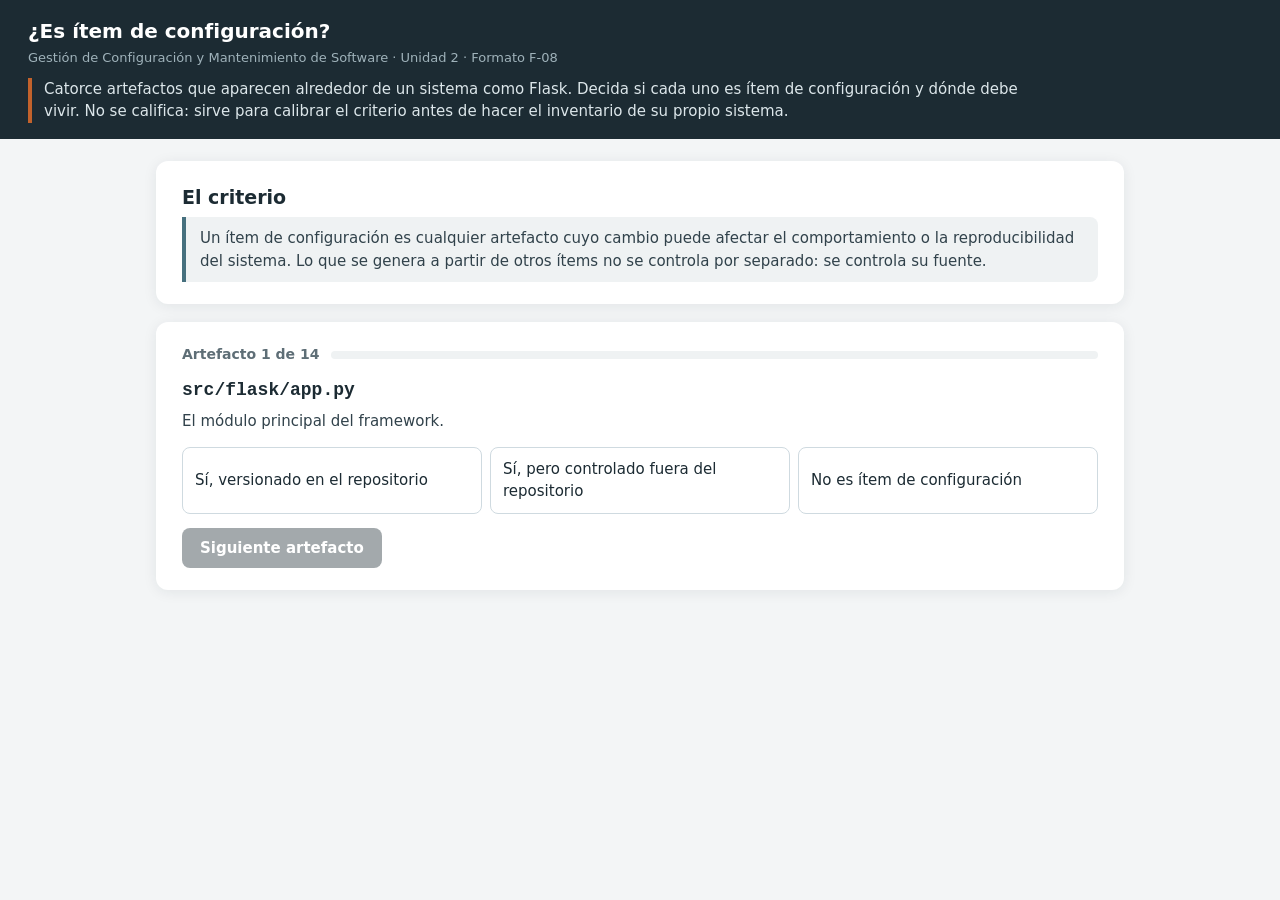
<file: interactivos/items_configuracion_interactivo.html>
<!DOCTYPE html>
<html lang="es">
<head>
<meta charset="UTF-8"/>
<meta name="viewport" content="width=device-width, initial-scale=1.0"/>
<title>Ítems de configuración — GCMS Unidad 2</title>
<style>
:root{
  --osc:#1C2B33; --txt:#31424B; --gris:#5E6E76; --claro:#EFF2F3; --linea:#CFDAE0; --crema:#F6EAE1;
  --coral:#C2622C; --teal:#46707E; --verde:#2F6B4C; --rojo:#A1352A; --foco:#0B63CE;
}
*{box-sizing:border-box;margin:0;padding:0}
body{font-family:'Segoe UI',system-ui,Arial,sans-serif;background:#F3F5F6;color:var(--txt);font-size:16px;line-height:1.5}
:focus-visible{outline:3px solid var(--foco);outline-offset:2px}
.header{background:var(--osc);color:#fff;padding:16px 28px}
.header h1{font-size:20px;font-weight:700}
.header p{font-size:13px;color:#9FB2BA;margin-top:2px}
.header .encuadre{font-size:15px;color:#DCE6EA;margin-top:10px;max-width:1000px;border-left:4px solid var(--coral);padding-left:12px}
.wrap{max-width:1000px;margin:22px auto 40px;padding:0 16px}
.card{background:#fff;border-radius:12px;box-shadow:0 2px 14px rgba(28,43,51,.08);padding:22px 26px;margin-bottom:18px}
.card h2{font-size:19px;color:var(--osc);margin-bottom:6px}
.criterio{background:var(--claro);border-left:4px solid var(--teal);border-radius:0 8px 8px 0;padding:10px 14px;font-size:15px}
.barra{display:flex;justify-content:space-between;align-items:center;gap:12px;margin-bottom:12px;flex-wrap:wrap}
.progreso{font-size:14px;color:var(--gris);font-weight:700}
.puntos{height:8px;background:var(--claro);border-radius:4px;overflow:hidden;flex:1;min-width:140px}
.puntos i{display:block;height:100%;background:var(--coral);transition:width .3s}
.artefacto{font-family:Consolas,'Courier New',monospace;font-size:18px;font-weight:700;color:var(--osc);margin:2px 0 6px}
.contexto{font-size:15px;margin-bottom:14px}
.opciones{display:grid;grid-template-columns:repeat(auto-fit,minmax(220px,1fr));gap:8px}
.opciones button{font:inherit;font-size:15px;padding:10px 12px;border-radius:8px;border:1px solid var(--linea);background:#fff;
  color:var(--osc);cursor:pointer;text-align:left}
.opciones button:hover:not(:disabled){border-color:var(--teal);background:var(--claro)}
.opciones button:disabled{cursor:default}
.opciones button.correcta{background:#E3F1E8;border-color:var(--verde);color:var(--verde);font-weight:700}
.opciones button.errada{background:#FBE9E6;border-color:var(--rojo);color:var(--rojo)}
.respuesta{display:none;margin-top:14px;border-radius:8px;padding:12px 16px;background:var(--crema)}
.respuesta.visible{display:block}
.respuesta h3{font-size:15px;color:var(--osc);margin-bottom:4px}
.acciones{display:flex;gap:10px;margin-top:14px}
.acciones button{font:inherit;font-size:15px;font-weight:700;padding:9px 18px;border-radius:8px;border:none;cursor:pointer;background:var(--osc);color:#fff}
.acciones button:disabled{opacity:.4;cursor:default}
.acciones button.sec{background:var(--claro);color:var(--osc)}
table{width:100%;border-collapse:collapse;font-size:14.5px;margin-top:8px}
th{background:var(--osc);color:#fff;text-align:left;padding:7px 10px}
td{border-bottom:1px solid var(--linea);padding:7px 10px;vertical-align:top}
.ok{color:var(--verde);font-weight:700} .no{color:var(--rojo);font-weight:700}
@media (max-width:600px){.header{padding:14px 16px}.card{padding:18px 16px}.artefacto{font-size:16px}}
</style>
</head>
<body>

<div class="header">
  <h1>¿Es ítem de configuración?</h1>
  <p>Gestión de Configuración y Mantenimiento de Software · Unidad 2 · Formato F-08</p>
  <div class="encuadre">Catorce artefactos que aparecen alrededor de un sistema como Flask. Decida si cada uno es ítem
    de configuración y dónde debe vivir. No se califica: sirve para calibrar el criterio antes de hacer el inventario
    de su propio sistema.</div>
</div>

<div class="wrap">
  <div class="card">
    <h2>El criterio</h2>
    <p class="criterio">Un ítem de configuración es cualquier artefacto cuyo cambio puede afectar el comportamiento o la
      reproducibilidad del sistema. Lo que se genera a partir de otros ítems no se controla por separado: se controla
      su fuente.</p>
  </div>

  <div class="card" id="tarjeta">
    <div class="barra"><span class="progreso" id="progreso"></span><div class="puntos" aria-hidden="true"><i id="avance"></i></div></div>
    <div class="artefacto" id="artefacto"></div>
    <p class="contexto" id="contexto"></p>
    <div class="opciones" id="opciones" role="group" aria-label="Decisión"></div>
    <div class="respuesta" id="respuesta" aria-live="polite"><h3 id="resp-tit"></h3><p id="resp-txt"></p></div>
    <div class="acciones"><button id="siguiente" disabled>Siguiente artefacto</button></div>
  </div>

  <div class="card" id="resumen" hidden>
    <h2>Resumen</h2>
    <p id="resumen-txt"></p>
    <table><thead><tr><th>Artefacto</th><th>Usted</th><th>Respuesta</th></tr></thead><tbody id="filas"></tbody></table>
    <div class="acciones"><button id="reiniciar" class="sec">Empezar de nuevo</button></div>
  </div>
</div>

<script>
const OPC = { repo: "Sí, versionado en el repositorio", fuera: "Sí, pero controlado fuera del repositorio", no: "No es ítem de configuración" };
const CASOS = [
 ["src/flask/app.py", "El módulo principal del framework.", "repo",
  "Es el producto. Cualquier cambio altera el comportamiento."],
 ["uv.lock", "Archivo generado por la herramienta de dependencias, con la versión exacta de cada dependencia.", "repo",
  "Aunque lo genera una herramienta, fija qué versiones se usan para probar y construir. Sin él, dos construcciones de la misma etiqueta pueden dar resultados distintos. Por eso Flask lo versiona y sus pruebas corren con --locked."],
 [".github/workflows/publish.yaml", "El flujo que construye y publica cada versión.", "repo",
  "Define cómo se construye lo que se entrega. Un cambio aquí puede cambiar el paquete publicado sin tocar una línea del producto."],
 [".venv/", "El entorno virtual de Python en el computador de un desarrollador.", "no",
  "Se genera a partir de pyproject.toml y uv.lock. Lo que se controla es la fuente; el entorno se reconstruye cuando se necesita."],
 ["__pycache__/", "Archivos compilados que Python crea al ejecutar.", "no",
  "Son un subproducto de la ejecución. Van en .gitignore."],
 ["El paquete de Flask 3.1.3 en PyPI", "El archivo que instalan los usuarios con pip.", "fuera",
  "Es el artefacto entregado: forma parte de la línea base de entrega y se identifica por versión y hash. No vive en Git, sino en un repositorio de paquetes, y no se reemplaza una vez publicado."],
 ["La credencial para publicar en PyPI", "Lo que autoriza a subir un paquete.", "fuera",
  "Se controla con rigor, pero nunca en el repositorio. El flujo de Flask pide una credencial temporal al momento de publicar (permiso id-token), así que no hay token guardado."],
 [".github/pull_request_template.md", "La plantilla que se muestra al abrir un PR.", "repo",
  "Define qué se le exige a un cambio: issue previo, pruebas, documentación y entrada en el registro de cambios. Es parte del proceso de control de cambios."],
 ["CHANGES.rst", "El registro de cambios por versión.", "repo",
  "Es parte del registro del estado: dice qué cambió en cada versión y cita los PR o issues. Se entrega con el código."],
 ["docs/_build/html/", "La documentación ya convertida a HTML.", "no",
  "Se genera desde docs/. Lo que se controla es la fuente; el HTML se construye y se publica en cada versión."],
 ["Las reglas de protección de la rama main", "Configuración en GitHub de quién puede fusionar y qué verificaciones exige.", "fuera",
  "Afecta qué cambios llegan a la línea base, así que es configuración. Vive en la plataforma: el inventario debe nombrarla y alguien debe ser responsable de ella."],
 ["El esquema de la base de datos y sus migraciones", "En un sistema con base de datos: las tablas y los scripts que las cambian.", "repo",
  "Un cambio de esquema rompe la aplicación tan fácil como un cambio de código. Las migraciones se versionan junto al código que las necesita."],
 ["Los datos de clientes en la base de producción", "Los registros que la aplicación guarda mientras opera.", "no",
  "Son datos operativos: se respaldan y se protegen, pero no son configuración. Los datos de referencia que el sistema necesita para funcionar, como catálogos fijos, sí pueden serlo."],
 ["El registro de una ejecución del pipeline", "La salida de las pruebas de un PR.", "no",
  "Es evidencia del control de cambios y conviene conservarla para auditar, pero no es un ítem: no se cambia ni se versiona."]
];

const $ = id => document.getElementById(id);
const esc = s => String(s).replace(/[&<>"]/g, c => ({"&":"&amp;","<":"&lt;",">":"&gt;",'"':"&quot;"}[c]));
let i = 0, elecciones = [];

function pintar() {
  const [art, ctx] = CASOS[i];
  $("progreso").textContent = `Artefacto ${i + 1} de ${CASOS.length}`;
  $("avance").style.width = (i / CASOS.length * 100) + "%";
  $("artefacto").textContent = art;
  $("contexto").textContent = ctx;
  $("opciones").innerHTML = Object.entries(OPC).map(([k, v]) => `<button data-k="${k}">${v}</button>`).join("");
  $("respuesta").classList.remove("visible");
  $("siguiente").disabled = true;
  $("siguiente").textContent = i === CASOS.length - 1 ? "Ver el resumen" : "Siguiente artefacto";
  document.querySelectorAll("#opciones button").forEach(b => b.onclick = () => elegir(b.dataset.k));
}

function elegir(k) {
  const [, , correcta, razon] = CASOS[i];
  elecciones[i] = k;
  document.querySelectorAll("#opciones button").forEach(b => {
    b.disabled = true;
    if (b.dataset.k === correcta) b.classList.add("correcta");
    else if (b.dataset.k === k) b.classList.add("errada");
  });
  $("resp-tit").textContent = (k === correcta ? "Coincide: " : "La respuesta: ") + OPC[correcta].toLowerCase();
  $("resp-txt").textContent = razon;
  $("respuesta").classList.add("visible");
  $("siguiente").disabled = false;
  $("siguiente").focus();
}

function resumen() {
  $("tarjeta").hidden = true; $("resumen").hidden = false;
  const bien = elecciones.filter((k, n) => k === CASOS[n][2]).length;
  $("resumen-txt").textContent = `Coincidió en ${bien} de ${CASOS.length}. Los que fallaron suelen ser los generados (se controla la fuente) y los que viven fuera del repositorio (también son configuración).`;
  $("filas").innerHTML = CASOS.map((c, n) => `<tr><td><code>${esc(c[0])}</code></td>
    <td class="${elecciones[n] === c[2] ? "ok" : "no"}">${esc(OPC[elecciones[n]])}</td><td>${esc(OPC[c[2]])}</td></tr>`).join("");
}

$("siguiente").onclick = () => { if (i < CASOS.length - 1) { i++; pintar(); } else resumen(); };
$("reiniciar").onclick = () => { i = 0; elecciones = []; $("resumen").hidden = true; $("tarjeta").hidden = false; pintar(); };
pintar();
</script>
</body>
</html>
</file>
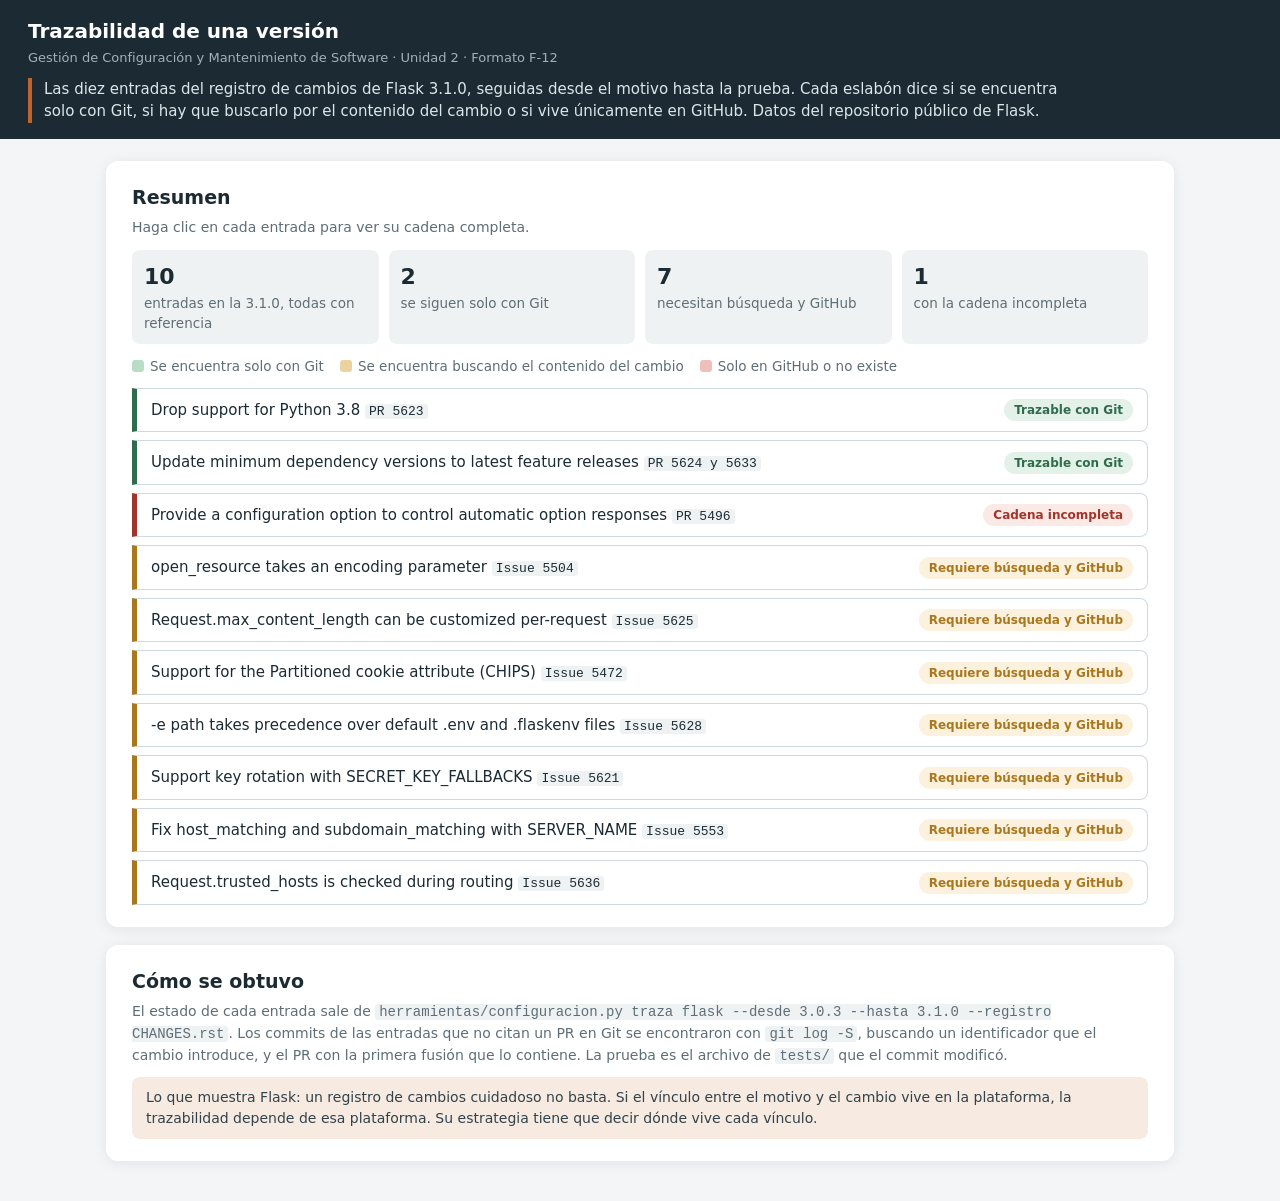
<file: interactivos/trazabilidad_interactivo.html>
<!DOCTYPE html>
<html lang="es">
<head>
<meta charset="UTF-8"/>
<meta name="viewport" content="width=device-width, initial-scale=1.0"/>
<title>Trazabilidad de una versión — GCMS Unidad 2</title>
<style>
:root{
  --osc:#1C2B33; --txt:#31424B; --gris:#5E6E76; --claro:#EFF2F3; --linea:#CFDAE0; --crema:#F6EAE1;
  --coral:#C2622C; --teal:#46707E; --cafe:#9E5C3B; --verde:#2F6B4C; --ambar:#A9781E; --rojo:#A1352A; --foco:#0B63CE;
}
*{box-sizing:border-box;margin:0;padding:0}
body{font-family:'Segoe UI',system-ui,Arial,sans-serif;background:#F3F5F6;color:var(--txt);font-size:16px;line-height:1.5}
:focus-visible{outline:3px solid var(--foco);outline-offset:2px}
.header{background:var(--osc);color:#fff;padding:16px 28px}
.header h1{font-size:20px;font-weight:700}
.header p{font-size:13px;color:#9FB2BA;margin-top:2px}
.header .encuadre{font-size:15px;color:#DCE6EA;margin-top:10px;max-width:1050px;border-left:4px solid var(--coral);padding-left:12px}
.wrap{max-width:1100px;margin:22px auto 40px;padding:0 16px}
.card{background:#fff;border-radius:12px;box-shadow:0 2px 14px rgba(28,43,51,.08);padding:22px 26px;margin-bottom:18px}
.card h2{font-size:19px;color:var(--osc);margin-bottom:6px}
.small{font-size:14px;color:var(--gris)}
.resumen{display:grid;grid-template-columns:repeat(auto-fit,minmax(170px,1fr));gap:10px;margin-top:12px}
.resumen div{background:var(--claro);border-radius:8px;padding:10px 12px;font-size:13.5px;color:var(--gris)}
.resumen b{display:block;font-size:22px;color:var(--osc)}
.lista{display:flex;flex-direction:column;gap:8px;margin-top:12px}
.entrada{width:100%;display:grid;grid-template-columns:minmax(0,1fr) auto;gap:12px;align-items:center;text-align:left;font:inherit;color:inherit;
  background:#fff;border:1px solid var(--linea);border-left:5px solid var(--linea);border-radius:0 8px 8px 0;padding:10px 14px;cursor:pointer}
.entrada:hover,.entrada[aria-expanded="true"]{background:var(--claro)}
.entrada.git{border-left-color:var(--verde)} .entrada.busqueda{border-left-color:var(--ambar)} .entrada.parcial{border-left-color:var(--rojo)}
.entrada .t{font-size:15px;color:var(--osc)}
.entrada code{font-size:13px}
.estado{font-size:12px;font-weight:700;border-radius:12px;padding:2px 10px;white-space:nowrap}
.estado.git{background:#E3F1E8;color:var(--verde)} .estado.busqueda{background:#FBF1DC;color:var(--ambar)} .estado.parcial{background:#FBE9E6;color:var(--rojo)}
.detalle{display:none;padding:12px 4px 4px}
.detalle.abierto{display:block}
.cadena{display:grid;grid-template-columns:repeat(5,1fr);gap:8px}
.eslabon{border-radius:8px;padding:9px 10px;font-size:13.5px;position:relative;border:2px solid transparent}
.eslabon b{display:block;font-size:12px;text-transform:uppercase;letter-spacing:.05em;margin-bottom:2px}
.eslabon.ok{background:#E3F1E8;border-color:#B9DCC6} .eslabon.ok b{color:var(--verde)}
.eslabon.busca{background:#FBF1DC;border-color:#EBD3A0} .eslabon.busca b{color:var(--ambar)}
.eslabon.roto{background:#FBE9E6;border-color:#EEC0B9} .eslabon.roto b{color:var(--rojo)}
.eslabon .como{display:block;font-size:12.5px;color:var(--gris);margin-top:4px}
.leyenda{display:flex;gap:16px;flex-wrap:wrap;font-size:13.5px;color:var(--gris);margin-top:12px}
.leyenda i{display:inline-block;width:12px;height:12px;border-radius:3px;margin-right:6px;vertical-align:-1px}
.nota{font-size:14px;margin-top:10px;background:var(--crema);border-radius:8px;padding:10px 14px}
code{font-family:Consolas,'Courier New',monospace;background:var(--claro);padding:0 4px;border-radius:3px}
@media (max-width:760px){.cadena{grid-template-columns:1fr}.entrada{grid-template-columns:1fr}.estado{justify-self:start}code{word-break:break-word}.header{padding:14px 16px}.card{padding:18px 16px}}
</style>
</head>
<body>

<div class="header">
  <h1>Trazabilidad de una versión</h1>
  <p>Gestión de Configuración y Mantenimiento de Software · Unidad 2 · Formato F-12</p>
  <div class="encuadre">Las diez entradas del registro de cambios de Flask 3.1.0, seguidas desde el motivo hasta la
    prueba. Cada eslabón dice si se encuentra solo con Git, si hay que buscarlo por el contenido del cambio o si vive
    únicamente en GitHub. Datos del repositorio público de Flask.</div>
</div>

<div class="wrap">
  <div class="card">
    <h2>Resumen</h2>
    <p class="small">Haga clic en cada entrada para ver su cadena completa.</p>
    <div class="resumen" id="resumen"></div>
    <div class="leyenda">
      <span><i style="background:#B9DCC6"></i>Se encuentra solo con Git</span>
      <span><i style="background:#EBD3A0"></i>Se encuentra buscando el contenido del cambio</span>
      <span><i style="background:#EEC0B9"></i>Solo en GitHub o no existe</span>
    </div>
    <div class="lista" id="lista"></div>
  </div>

  <div class="card">
    <h2>Cómo se obtuvo</h2>
    <p class="small">El estado de cada entrada sale de <code>herramientas/configuracion.py traza flask --desde 3.0.3
      --hasta 3.1.0 --registro CHANGES.rst</code>. Los commits de las entradas que no citan un PR en Git se encontraron
      con <code>git log -S</code>, buscando un identificador que el cambio introduce, y el PR con la primera fusión que
      lo contiene. La prueba es el archivo de <code>tests/</code> que el commit modificó.</p>
    <p class="nota">Lo que muestra Flask: un registro de cambios cuidadoso no basta. Si el vínculo entre el motivo y el
      cambio vive en la plataforma, la trazabilidad depende de esa plataforma. Su estrategia tiene que decir dónde vive
      cada vínculo.</p>
  </div>
</div>

<script>
// [texto, motivo, pr, commit, fecha, prueba, estado]
// estado: git = la referencia del registro aparece en un mensaje de commit; busqueda = hay que buscar por contenido
const ENTRADAS = [
 ["Drop support for Python 3.8", "PR 5623", "5623", "99ce7ed0", "2024-10-31", "", "git"],
 ["Update minimum dependency versions to latest feature releases", "PR 5624 y 5633", "5624 y 5633", "62c56e08 y 07c7d573", "2024-10-31 y 2024-11-08", "", "git"],
 ["Provide a configuration option to control automatic option responses", "PR 5496", "5496", "d718ecf6", "2024-06-07", "", "parcial"],
 ["open_resource takes an encoding parameter", "Issue 5504", "5526", "28d5a4d7", "2024-07-10", "tests/test_helpers.py", "busqueda"],
 ["Request.max_content_length can be customized per-request", "Issue 5625", "5626", "c7a53888", "2024-11-01", "tests/test_basic.py, tests/test_request.py", "busqueda"],
 ["Support for the Partitioned cookie attribute (CHIPS)", "Issue 5472", "5499", "9efc1ebe", "2024-11-01", "tests/test_basic.py", "busqueda"],
 ["-e path takes precedence over default .env and .flaskenv files", "Issue 5628", "5630", "2c316030", "2024-11-07", "tests/test_cli.py", "busqueda"],
 ["Support key rotation with SECRET_KEY_FALLBACKS", "Issue 5621", "5632", "e13373f8", "2024-11-08", "tests/test_basic.py y verificaciones de tipos", "busqueda"],
 ["Fix host_matching and subdomain_matching with SERVER_NAME", "Issue 5553", "5634", "4995a775", "2024-11-12", "tests/test_basic.py, tests/test_blueprints.py", "busqueda"],
 ["Request.trusted_hosts is checked during routing", "Issue 5636", "5637", "4f7156f2", "2024-11-12", "tests/test_request.py", "busqueda"]
];
const ETIQ = { git: "Trazable con Git", busqueda: "Requiere búsqueda y GitHub", parcial: "Cadena incompleta" };
const esc = s => String(s).replace(/[&<>"]/g, c => ({"&":"&amp;","<":"&lt;",">":"&gt;",'"':"&quot;"}[c]));

function cadena(e) {
  const [texto, motivo, pr, commit, fecha, prueba, estado] = e;
  const esPR = motivo.startsWith("PR");
  const nodos = [];
  nodos.push(["ok", "Registro", "CHANGES.rst cita " + motivo.toLowerCase(), "Está en el repositorio"]);
  if (esPR) nodos.push(["ok", "Motivo", motivo, "El registro cita el PR directamente; el issue de origen, si existe, está en GitHub"]);
  else nodos.push(["roto", "Motivo → PR", motivo + " → PR " + pr, "Qué PR resolvió el issue solo consta en GitHub"]);
  if (estado === "git") nodos.push(["ok", "PR → commit", "PR " + pr, "El número del PR está en el mensaje del commit"]);
  else if (estado === "parcial") nodos.push(["busca", "PR → commit", "Sin número en el mensaje", "Se encontró con git log -S; ninguna fusión cita el PR 5496"]);
  else nodos.push(["busca", "PR → commit", "Fusión con (#" + pr + ")", "Se llega al commit buscando el contenido y subiendo a su fusión"]);
  nodos.push(["ok", "Versión", "3.1.0", "El commit " + commit + " (" + fecha + ") está en la etiqueta 3.1.0"]);
  if (prueba) nodos.push(["ok", "Prueba", prueba, "El commit modificó estas pruebas"]);
  else if (esPR && estado === "git") nodos.push(["busca", "Prueba", "Sin prueba nueva", "Se verifica con la matriz de CI, que el mismo cambio ajustó"]);
  else nodos.push(["roto", "Prueba", "Sin prueba nueva", "El commit no modificó ningún archivo de tests/"]);
  return nodos.map(([c, t, v, como]) => `<div class="eslabon ${c}"><b>${esc(t)}</b>${esc(v)}<span class="como">${esc(como)}</span></div>`).join("");
}

const conteo = ENTRADAS.reduce((a, e) => (a[e[6]] = (a[e[6]] || 0) + 1, a), {});
document.getElementById("resumen").innerHTML = `
  <div><b>${ENTRADAS.length}</b>entradas en la 3.1.0, todas con referencia</div>
  <div><b>${conteo.git || 0}</b>se siguen solo con Git</div>
  <div><b>${conteo.busqueda || 0}</b>necesitan búsqueda y GitHub</div>
  <div><b>${conteo.parcial || 0}</b>con la cadena incompleta</div>`;

document.getElementById("lista").innerHTML = ENTRADAS.map((e, i) => `
  <div>
    <button class="entrada ${e[6]}" aria-expanded="false" aria-controls="d${i}" data-i="${i}">
      <span class="t">${esc(e[0])} <code>${esc(e[1])}</code></span>
      <span class="estado ${e[6]}">${ETIQ[e[6]]}</span>
    </button>
    <div class="detalle" id="d${i}"><div class="cadena">${cadena(e)}</div></div>
  </div>`).join("");

document.querySelectorAll(".entrada").forEach(b => b.onclick = () => {
  const abierto = b.getAttribute("aria-expanded") === "true";
  b.setAttribute("aria-expanded", String(!abierto));
  document.getElementById("d" + b.dataset.i).classList.toggle("abierto", !abierto);
});
</script>
</body>
</html>
</file>
<file: fuentes/documentos.css>
/* Estilo común de los documentos PDF de la Unidad 1. Se imprimen con fuentes/generar_pdf.py */
:root{
  --osc:#1C2B33; --txt:#31424B; --gris:#6B7A82; --claro:#EFF2F3; --linea:#CFDAE0; --crema:#F6EAE1;
  --coral:#C2622C; --teal:#46707E; --cafe:#9E5C3B; --verde:#3F7A5B; --ambar:#C9932E; --rojo:#B03A2E;
  --serif:'Cambria','Georgia','Times New Roman',serif;
  --sans:'Segoe UI','Helvetica Neue',Arial,sans-serif;
}
@page{size:Letter;margin:18mm 17mm 18mm 17mm}
*{box-sizing:border-box}
body{font-family:var(--sans);color:var(--txt);font-size:10.5pt;line-height:1.45;margin:0;background:#fff}
h1,h2,h3{font-family:var(--serif);color:var(--osc);line-height:1.2}
h1{font-size:22pt;margin:0 0 4pt}
h2{font-size:14.5pt;margin:20pt 0 6pt;padding-bottom:3pt;border-bottom:2px solid var(--coral)}
h3{font-size:11.5pt;margin:12pt 0 4pt}
p{margin:0 0 7pt}
ul,ol{margin:0 0 8pt;padding-left:18pt}
li{margin-bottom:3pt}
code{font-family:Consolas,'Courier New',monospace;font-size:9pt;background:var(--claro);padding:0 3pt;border-radius:2pt}
pre{font-family:Consolas,'Courier New',monospace;font-size:8.6pt;background:var(--osc);color:#E6EDF0;
  padding:8pt 10pt;border-radius:4pt;white-space:pre-wrap;margin:0 0 9pt;break-inside:avoid}
a{color:var(--teal)}
.portada{border-left:6px solid var(--coral);padding:4pt 0 4pt 14pt;margin-bottom:14pt}
.kicker{font-size:8.5pt;font-weight:700;letter-spacing:.09em;text-transform:uppercase;color:var(--coral)}
.sub{color:var(--gris);font-size:10pt}
.salto{break-before:page}
.recuadro{background:var(--claro);border-left:4px solid var(--teal);padding:7pt 10pt;margin:6pt 0 10pt;break-inside:avoid}
.recuadro.crema{background:var(--crema);border-left-color:var(--coral)}
.recuadro p:last-child,.recuadro ul:last-child{margin-bottom:0}
.rot{font-size:8pt;font-weight:700;letter-spacing:.07em;text-transform:uppercase;color:var(--teal);display:block;margin-bottom:2pt}
.recuadro.crema .rot{color:var(--coral)}
.porcompletar{background:#FFF3C4;color:#6B4E00;padding:0 3pt;border-radius:2pt;font-weight:700}
table{width:100%;border-collapse:collapse;margin:4pt 0 10pt;font-size:9.3pt;break-inside:auto}
tr{break-inside:avoid}
th{background:var(--osc);color:#fff;text-align:left;padding:4pt 6pt;font-weight:700}
td{border:1px solid var(--linea);padding:4pt 6pt;vertical-align:top}
tbody tr:nth-child(even) td{background:#F8FAFA}
td.campo{width:30%;font-weight:700;color:var(--osc);background:var(--claro)!important}
td.vacio{height:24pt}
td.vacio.alto{height:48pt}
.formato-cab{display:flex;justify-content:space-between;align-items:baseline;gap:10pt;
  border-bottom:2px solid var(--coral);padding-bottom:3pt;margin:0 0 6pt}
.formato-cab h2{border:none;margin:0;padding:0}
.codigo{font-family:var(--serif);font-weight:700;color:var(--coral);font-size:15pt;white-space:nowrap}
.dato{font-variant-numeric:tabular-nums;text-align:right}
.nota{font-size:8.6pt;color:var(--gris)}
.pie-doc{margin-top:18pt;padding-top:6pt;border-top:1px solid var(--linea);font-size:8pt;color:var(--gris)}
figure{margin:4pt 0 10pt;break-inside:avoid}
figcaption{font-size:8.6pt;color:var(--gris);margin-top:3pt}
.dos{display:grid;grid-template-columns:1fr 1fr;gap:10pt}
th code{background:rgba(255,255,255,.15);color:#fff}
h2,h3,.formato-cab{break-after:avoid}
</file>
